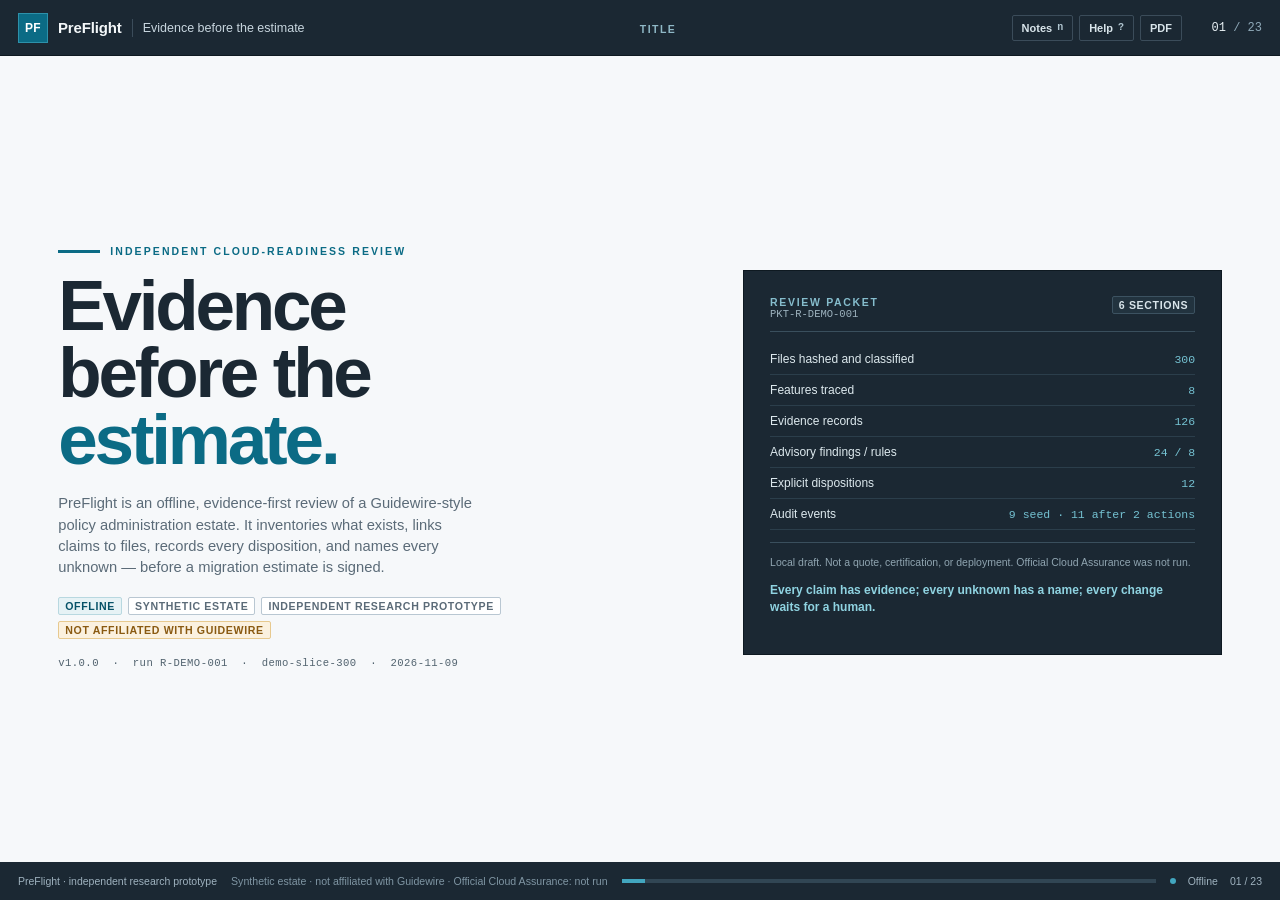
<file: docs/presentation/index.html>
<!doctype html>
<html lang="en">
<head>
<meta charset="utf-8">
<meta name="viewport" content="width=device-width, initial-scale=1">
<meta name="color-scheme" content="light">
<link rel="icon" href="data:image/svg+xml,%3Csvg xmlns='http://www.w3.org/2000/svg' viewBox='0 0 32 32'%3E%3Crect width='32' height='32' fill='%230B6B85'/%3E%3Ctext x='16' y='22' font-family='Arial' font-size='14' font-weight='700' fill='white' text-anchor='middle'%3EPF%3C/text%3E%3C/svg%3E">
<title>PreFlight — Evidence before the estimate</title>
<style>
  :root {
    --ink: #1B2833;
    --ink-2: #243846;
    --ink-3: #314959;
    --canvas: #F6F8FA;
    --paper: #FFFFFF;
    --teal: #0B6B85;
    --teal-dark: #075268;
    --teal-soft: #E6F2F5;
    --teal-line: #B8D8E0;
    --border: #D5DEE5;
    --border-strong: #B9C7D2;
    --muted: #5B6B78;
    --muted-2: #52636F;
    --amber: #8A5A12;
    --amber-bg: #FBF1DF;
    --amber-line: #E7C98F;
    --danger: #8E2F2F;
    --danger-bg: #FAEDEC;
    --success: #2E6A4E;
    --success-bg: #EAF4EE;
    --violet: #5B4B8A;
    --violet-bg: #F0EDF7;
    --chrome-h: 56px;
    --foot-h: 38px;
    --pad-x: clamp(26px, 4.55vw, 76px);
    --radius: 4px;
    --mono: ui-monospace, SFMono-Regular, Menlo, Consolas, "Liberation Mono", monospace;
    --sans: ui-sans-serif, -apple-system, BlinkMacSystemFont, "Segoe UI", Roboto, "Helvetica Neue", Arial, sans-serif;
  }
  * { box-sizing: border-box; }
  html, body { height: 100%; }
  body {
    margin: 0;
    overflow: hidden;
    background: var(--ink);
    color: var(--ink);
    font-family: var(--sans);
    text-rendering: optimizeLegibility;
    -webkit-font-smoothing: antialiased;
  }
  button { font: inherit; }
  button, a { -webkit-tap-highlight-color: transparent; }
  :focus-visible { outline: 3px solid #E0A83B; outline-offset: 3px; }
  .skip-link {
    position: fixed; z-index: 100; left: 12px; top: -60px;
    background: var(--paper); color: var(--ink); padding: 10px 14px;
    border: 2px solid var(--teal); font-weight: 700; text-decoration: none;
  }
  .skip-link:focus { top: 10px; }
  .visually-hidden {
    position: absolute !important; width: 1px; height: 1px; padding: 0; margin: -1px;
    overflow: hidden; clip: rect(0 0 0 0); white-space: nowrap; border: 0;
  }

  /* Chrome */
  .chrome {
    position: fixed; z-index: 60; inset: 0 0 auto 0; height: var(--chrome-h);
    display: flex; align-items: center; gap: 18px;
    padding: 0 18px; background: var(--ink); color: #F3F7F9;
    border-bottom: 1px solid #0E1921;
  }
  .brand { display: flex; align-items: center; gap: 10px; min-width: 0; }
  .brand-mark {
    width: 30px; height: 30px; display: grid; place-items: center;
    background: var(--teal); color: #fff; font-weight: 800; font-size: 12px;
    letter-spacing: .02em; border: 1px solid #2D91AA; flex: none;
  }
  .brand-name { font-size: 15px; font-weight: 800; letter-spacing: -.01em; white-space: nowrap; }
  .brand-divider { width: 1px; height: 18px; background: #3B4C5A; flex: none; }
  .deck-title { font-size: 12.5px; color: #C8D6DF; white-space: nowrap; overflow: hidden; text-overflow: ellipsis; }
  .chrome-mid { flex: 1; min-width: 0; text-align: center; }
  .section-label {
    font-size: 10.5px; letter-spacing: .14em; text-transform: uppercase;
    color: #8FB8C6; font-weight: 800; white-space: nowrap;
  }
  .chrome-actions { display: flex; align-items: center; gap: 6px; flex: none; }
  .chrome-btn {
    background: transparent; color: #D8E4EA; border: 1px solid #3B4C5A;
    padding: 6px 9px; font-size: 11px; font-weight: 700; cursor: pointer;
    display: inline-flex; align-items: center; gap: 5px; border-radius: 2px;
  }
  .chrome-btn:hover { background: #253845; color: #fff; border-color: #5A7484; }
  .chrome-btn[aria-pressed="true"] { background: var(--teal); border-color: #2D91AA; color: #fff; }
  .chrome-btn kbd { font-family: var(--mono); font-size: 10px; color: #AFC4CF; }
  .chrome-btn[aria-pressed="true"] kbd { color: #D8F0F6; }
  .counter { font-family: var(--mono); font-size: 12px; color: #EAF2F6; min-width: 74px; text-align: right; }
  .counter span { color: #8FA9B8; }

  /* Deck */
  .deck { position: fixed; inset: var(--chrome-h) 0 var(--foot-h) 0; background: var(--canvas); overflow: hidden; }
  .slide {
    position: absolute; inset: 0; background: var(--canvas);
    display: none; overflow: hidden;
  }
  .slide.is-active { display: block; }
  .slide.is-active .slide-body { animation: slide-enter .34s cubic-bezier(.2, .7, .3, 1) both; }
  @keyframes slide-enter {
    from { opacity: 0; transform: translateY(8px); }
    to { opacity: 1; transform: translateY(0); }
  }
  .slide-body {
    width: 100%; max-width: 1640px; height: 100%; margin: 0 auto;
    padding: clamp(18px, 2.3vh, 30px) var(--pad-x) clamp(12px, 1.6vh, 20px);
    display: flex; flex-direction: column;
  }
  .slide-head { display: flex; align-items: flex-end; justify-content: space-between; gap: 24px; margin-bottom: clamp(10px, 1.5vh, 18px); }
  .slide-head-main { min-width: 0; }
  .kicker {
    font-size: clamp(10px, .6vw, 11.5px); letter-spacing: .17em; text-transform: uppercase;
    color: var(--teal); font-weight: 800; margin: 0 0 5px;
  }
  h1, h2, h3, p { margin-top: 0; }
  h2 {
    font-size: clamp(1.65rem, 2.62vw, 3.1rem); line-height: 1.06; letter-spacing: -.028em;
    margin: 0 0 6px; max-width: 34ch; font-weight: 800;
  }
  .slide-lede {
    margin: 0; color: var(--muted); line-height: 1.42;
    font-size: clamp(.88rem, .96vw, 1.02rem); max-width: 88ch;
  }
  .head-badge {
    flex: none; align-self: flex-start; border: 1px solid var(--border-strong);
    background: var(--paper); color: var(--muted); font-size: 10.5px;
    font-weight: 800; letter-spacing: .08em; text-transform: uppercase; padding: 6px 9px;
  }
  .head-badge.attention { border-color: var(--amber-line); background: var(--amber-bg); color: var(--amber); }

  .foot {
    position: fixed; z-index: 60; inset: auto 0 0 0; height: var(--foot-h);
    display: flex; align-items: center; gap: 14px; padding: 0 18px;
    background: var(--ink); color: #9FB2BF; font-size: 10.5px;
  }
  .foot-brand { white-space: nowrap; }
  .foot-note { color: #7F95A3; white-space: nowrap; overflow: hidden; text-overflow: ellipsis; }
  .foot-mid { flex: 1; display: flex; align-items: center; gap: 10px; min-width: 40px; }
  .progress-track { height: 4px; flex: 1; background: #314654; overflow: hidden; }
  .progress-bar { height: 100%; width: 4.35%; background: #42A6BF; transition: width .22s ease; }
  .foot-right { white-space: nowrap; display: flex; gap: 12px; align-items: center; }
  .foot-dot { width: 6px; height: 6px; background: #42A6BF; border-radius: 50%; display: inline-block; }

  /* Shared pieces */
  .panel {
    background: var(--paper); border: 1px solid var(--border);
    border-radius: var(--radius); padding: clamp(14px, 1.5vw, 22px); min-width: 0;
  }
  .panel.tint { background: #EEF4F6; border-color: #C9D9DF; }
  .panel.ink { background: var(--ink); border-color: var(--ink); color: #F2F6F8; }
  .panel h3 { font-size: clamp(.96rem, 1.06vw, 1.15rem); line-height: 1.22; margin: 0 0 8px; letter-spacing: -.01em; }
  .panel p { line-height: 1.42; }
  .panel p:last-child { margin-bottom: 0; }
  .eyebrow {
    font-size: 10.5px; letter-spacing: .14em; text-transform: uppercase; font-weight: 800;
    color: var(--teal); margin-bottom: 6px;
  }
  .panel.ink .eyebrow { color: #7BC4D6; }
  .muted { color: var(--muted); }
  .small { font-size: clamp(.74rem, .78vw, .82rem); line-height: 1.38; }
  .tiny { font-size: clamp(.68rem, .7vw, .74rem); line-height: 1.35; color: var(--muted); }
  .mono { font-family: var(--mono); }
  .nowrap { white-space: nowrap; }
  .accent { color: var(--teal); }
  .warn { color: var(--amber); }
  .danger { color: var(--danger); }
  .success { color: var(--success); }
  .rule { height: 1px; background: var(--border); margin: 12px 0; }
  .tag {
    display: inline-flex; align-items: center; gap: 5px; padding: 2px 6px;
    border: 1px solid var(--border-strong); border-radius: 2px;
    font-size: 10.5px; font-weight: 800; letter-spacing: .06em; text-transform: uppercase;
    color: var(--muted); background: var(--paper); white-space: nowrap;
  }
  .tag.teal { border-color: var(--teal-line); background: var(--teal-soft); color: var(--teal-dark); }
  .tag.amber { border-color: var(--amber-line); background: var(--amber-bg); color: var(--amber); }
  .tag.danger { border-color: #E4B7B5; background: var(--danger-bg); color: var(--danger); }
  .tag.success { border-color: #B8D8C6; background: var(--success-bg); color: var(--success); }
  .tag.violet { border-color: #CFC5E6; background: var(--violet-bg); color: var(--violet); }
  .tag.ink { border-color: #3C5261; background: #22333F; color: #D9E5EB; }
  .source { font-size: clamp(.68rem, .72vw, .76rem); color: var(--muted-2); line-height: 1.35; }
  .source b { color: var(--muted); font-weight: 700; }
  .stat-strip { display: flex; flex-wrap: wrap; border: 1px solid var(--border); background: var(--paper); }
  .stat {
    flex: 1 1 0; min-width: 92px; padding: 9px 12px; border-right: 1px solid var(--border);
  }
  .stat:last-child { border-right: 0; }
  .stat-value { display: block; font-size: clamp(1.15rem, 1.45vw, 1.55rem); line-height: 1; font-weight: 800; letter-spacing: -.02em; }
  .stat-label { display: block; margin-top: 4px; font-size: 10.5px; letter-spacing: .08em; text-transform: uppercase; color: var(--muted); font-weight: 700; line-height: 1.25; }
  .stat.signal .stat-value { color: var(--danger); }
  .stat.good .stat-value { color: var(--teal); }
  .cols { display: grid; gap: clamp(12px, 1.5vw, 22px); min-height: 0; }
  .cols-2 { grid-template-columns: minmax(0, 1.05fr) minmax(0, .95fr); }
  .cols-2.wide-left { grid-template-columns: minmax(0, 1.55fr) minmax(0, .85fr); }
  .eval-cols { grid-template-columns: 1.35fr .65fr; }
  .risk-cols { grid-template-columns: 1.15fr .85fr; }
  .cols-3 { grid-template-columns: repeat(3, minmax(0, 1fr)); }
  .stack { display: flex; flex-direction: column; gap: clamp(8px, 1.1vh, 12px); min-height: 0; }
  .grow { flex: 1; min-height: 0; }
  .bullets { margin: 0; padding-left: 17px; }
  .bullets li { margin: 0 0 7px; line-height: 1.38; font-size: clamp(.8rem, .86vw, .93rem); }
  .bullets li:last-child { margin-bottom: 0; }
  .bullets.tight li { margin-bottom: 4px; }

  /* Numbered callouts */
  .callout-list { display: flex; flex-direction: column; gap: clamp(7px, 1vh, 11px); }
  .callout { display: grid; grid-template-columns: 24px minmax(0, 1fr); gap: 9px; align-items: start; }
  .callout-num {
    width: 24px; height: 24px; display: grid; place-items: center; border-radius: 50%;
    background: var(--teal); color: #fff; font-weight: 800; font-size: 11px;
    border: 2px solid #fff; box-shadow: 0 0 0 1px var(--teal-line);
  }
  .callout-body { font-size: clamp(.75rem, .8vw, .87rem); line-height: 1.36; }
  .callout-body b { font-weight: 800; }
  .shot {
    position: relative; background: var(--paper); border: 1px solid var(--border-strong);
    line-height: 0; overflow: hidden;
  }
  .shot img { display: block; width: 100%; height: auto; }
  .shot figcaption {
    line-height: 1.35; padding: 7px 10px; border-top: 1px solid var(--border);
    color: var(--muted); background: #FBFCFD;
    font-size: clamp(.62rem, .67vw, .71rem);
  }
  .marker {
    position: absolute; z-index: 3; width: clamp(18px, 1.3vw, 22px); height: clamp(18px, 1.3vw, 22px);
    display: grid; place-items: center; border-radius: 50%;
    background: var(--teal); color: #fff; font-size: clamp(9px, .66vw, 11px); font-weight: 800;
    border: 2px solid #fff; box-shadow: 0 0 0 1px rgba(11,107,133,.5), 0 1px 3px rgba(0,0,0,.18);
    line-height: 1;
  }
  .marker.middle { transform: translateY(-50%); }
  .marker.amber { background: var(--amber); }
  .marker.danger { background: var(--danger); }
  .marker.ink { background: var(--ink); }

  /* Title */
  .slide--title .slide-body { justify-content: center; }
  .title-grid { display: grid; grid-template-columns: minmax(0, 1.14fr) minmax(0, .86fr); gap: clamp(22px, 4vw, 62px); align-items: center; flex: 1; }
  .title-kicker { display: flex; align-items: center; gap: 10px; margin-bottom: 16px; }
  .title-kicker .line { width: 42px; height: 3px; background: var(--teal); }
  .title-kicker span { font-size: clamp(10.5px, .68vw, 12px); letter-spacing: .2em; text-transform: uppercase; font-weight: 800; color: var(--teal); }
  .title-display {
    font-size: clamp(2.75rem, 5.55vw, 6.2rem); line-height: .94; letter-spacing: -.045em;
    margin: 0 0 20px; font-weight: 800; max-width: 12ch;
  }
  .title-sub { font-size: clamp(.92rem, 1.08vw, 1.15rem); line-height: 1.45; color: var(--muted); max-width: 52ch; margin-bottom: 18px; }
  .title-badges { display: flex; flex-wrap: wrap; gap: 6px; margin-bottom: 18px; }
  .title-meta { font-size: 11px; color: var(--muted-2); letter-spacing: .04em; }
  .title-panel { background: var(--ink); color: #EDF4F7; padding: clamp(18px, 2vw, 30px); border: 1px solid #0E1921; }
  .packet-head { display: flex; justify-content: space-between; align-items: flex-start; gap: 12px; border-bottom: 1px solid #3A4F5D; padding-bottom: 11px; margin-bottom: 12px; }
  .packet-title { font-size: 10.5px; letter-spacing: .16em; text-transform: uppercase; color: #86BDCD; font-weight: 800; }
  .packet-id { font-family: var(--mono); font-size: 10.5px; color: #9DB2BE; }
  .packet-row { display: grid; grid-template-columns: 1fr auto; gap: 12px; padding: 8px 0; border-bottom: 1px solid #2B3E4B; align-items: baseline; }
  .packet-row:last-of-type { border-bottom: 0; }
  .packet-k { font-size: 12px; color: #DDE9EE; }
  .packet-v { font-family: var(--mono); font-size: 11.5px; color: #75C2D2; white-space: nowrap; }
  .packet-note { font-size: 10.5px; line-height: 1.45; color: #90A5B1; border-top: 1px solid #3A4F5D; padding-top: 12px; margin-top: 12px; }
  .packet-quote { font-size: 12px; line-height: 1.4; color: #EAF3F6; margin-top: 12px; }
  .packet-quote b { color: #8FD3E1; }

  /* Slide 2 */
  .question-grid { display: grid; grid-template-columns: 1fr 1fr; gap: 9px; }
  .qcard { background: var(--paper); border: 1px solid var(--border); border-top: 3px solid var(--teal); padding: 13px 14px; }
  .qcard .qnum { font-size: 1.5rem; line-height: 1; font-weight: 800; color: var(--teal); margin-bottom: 7px; }
  .qcard h3 { font-size: clamp(.88rem, .95vw, 1.02rem); margin-bottom: 4px; }
  .qcard p { font-size: clamp(.72rem, .76vw, .81rem); margin: 0; color: var(--muted); line-height: 1.35; }
  .pain-list { display: flex; flex-direction: column; gap: 8px; }
  .pain { display: grid; grid-template-columns: 94px minmax(0, 1fr); gap: 11px; align-items: start; background: var(--paper); border: 1px solid var(--border); padding: 10px 12px; }
  .pain-tag { font-size: 9.5px; line-height: 1.2; font-weight: 800; letter-spacing: .08em; text-transform: uppercase; color: var(--teal-dark); padding-top: 2px; }
  .pain h3 { font-size: clamp(.83rem, .9vw, .96rem); margin: 0 0 3px; }
  .pain p { font-size: clamp(.73rem, .77vw, .82rem); line-height: 1.34; color: var(--muted); margin: 0 0 4px; }
  .quote-bar { border-left: 3px solid var(--teal); padding: 7px 0 7px 13px; margin: 0 0 12px; color: var(--ink-2); font-size: clamp(.8rem, .9vw, .96rem); line-height: 1.4; }
  .quote-bar b { color: var(--teal-dark); }

  /* Slide 3 */
  .slide--gap h2 { max-width: 54ch; font-size: clamp(1.45rem, 2.3vw, 2.7rem); }
  .ack-line { display: flex; flex-wrap: wrap; gap: 4px; margin-top: 7px; }
  .fixture-note { margin: 6px 0 0; font-size: 11px; line-height: 1.35; color: var(--muted); }
  .guards-shot { border: 1px solid var(--border-strong); background: var(--paper); position: relative; margin-top: 8px; }
  .guards-shot img { display: block; width: 100%; height: auto; }
  .guards-shot .cap { padding: 5px 8px; border-top: 1px solid var(--border); font-size: 11px; line-height: 1.3; color: var(--muted); }
  .m12-list { display: grid; grid-template-columns: 48px minmax(0, 1fr); gap: 3px 6px; margin: 0; font-size: 11px; line-height: 1.35; }
  .m12-list dt { color: var(--muted); font-weight: 700; }
  .m12-list dd { margin: 0; overflow-wrap: anywhere; }
  .m12-list code { font-size: 11px; }
  .matrix-wrap { min-width: 0; }
  .matrix { width: 100%; border-collapse: collapse; background: var(--paper); border: 1px solid var(--border); }
  .matrix th, .matrix td { text-align: left; padding: 4px 8px; border-bottom: 1px solid var(--border); vertical-align: middle; }
  .matrix th { font-size: 9px; letter-spacing: .07em; text-transform: uppercase; color: var(--muted); font-weight: 800; background: #EEF3F5; line-height: 1.2; }
  .matrix th:not(:first-child), .matrix td:not(:first-child) { text-align: center; width: 9.4%; }
  .matrix td { font-size: clamp(.68rem, .73vw, .78rem); line-height: 1.3; }
  .matrix tr:last-child td { border-bottom: 0; }
  .matrix .tool-name { font-weight: 800; display: block; }
  .matrix .tool-sub { color: var(--muted); font-size: 10.6px; display: block; margin-top: 1px; }
  .matrix tr.preflight td { background: #EAF4F6; border-top: 2px solid var(--teal); }
  .matrix tr.preflight .tool-name { color: var(--teal-dark); }
  .dot { display: inline-block; width: 9px; height: 9px; border-radius: 50%; background: var(--teal); }
  .dot.half { background: #9FBCC6; }
  .dot.none { background: #DCE5EA; border: 1px solid #C3D0D8; }
  .dot-label { display: block; font-size: 8px; color: var(--muted-2); margin-top: 1px; }
  .gap-call { display: grid; grid-template-columns: minmax(0, 1.2fr) minmax(0, .8fr); gap: 14px; margin-top: 12px; }
  .gap-call .panel { border-left: 3px solid var(--teal); }
  .not-list { display: flex; flex-wrap: wrap; gap: 5px; margin-top: 7px; }
  .bottom-band { display: grid; grid-template-columns: repeat(3, minmax(0, 1fr)); gap: 7px; margin-top: 10px; }
  .bottom-band.four { grid-template-columns: repeat(4, minmax(0, 1fr)); }
  .bottom-card { background: var(--paper); border: 1px solid var(--border); border-top: 2px solid var(--teal); padding: 8px 10px; min-width: 0; }
  .bottom-card b { display: block; font-size: clamp(.72rem, .76vw, .81rem); line-height: 1.2; margin-bottom: 2px; }
  .bottom-card span { display: block; font-size: clamp(.68rem, .7vw, .74rem); color: var(--muted); line-height: 1.3; }
  .bottom-card .num { font-family: var(--mono); color: var(--teal); font-size: 10.5px; font-weight: 700; }
  .stage-grid { display: grid; grid-template-columns: repeat(3, minmax(0, 1fr)); grid-template-rows: repeat(3, minmax(0, 1fr)); gap: 0 16px; margin-top: 8px; flex: 1; min-height: 0; }
  .stage-item { display: grid; grid-template-columns: 82px minmax(0, 1fr); gap: 6px; align-items: center; padding: 5px 0; border-bottom: 1px solid var(--border); font-size: clamp(.66rem, .69vw, .73rem); line-height: 1.25; }
  .stage-item b { font-size: 10.5px; letter-spacing: .04em; text-transform: uppercase; color: var(--teal-dark); }
  .stage-item span { color: var(--muted); }
  .closing-line { margin-top: auto; border-top: 1px solid var(--border); padding-top: 9px; display: flex; flex-wrap: wrap; gap: 6px 14px; align-items: center; font-size: clamp(.7rem, .73vw, .78rem); color: var(--muted); }
  .closing-line b { color: var(--ink); font-weight: 800; }

  /* Slide 4 */
  .pipeline { display: flex; align-items: stretch; gap: 5px; margin: 2px 0 12px; }
  .pipe {
    flex: 1 1 0; min-width: 0; background: var(--paper); border: 1px solid var(--border);
    padding: 9px 8px; position: relative;
  }
  .pipe:nth-child(odd) { border-top: 3px solid var(--teal); }
  .pipe-num { font-family: var(--mono); font-size: 9px; color: var(--muted-2); letter-spacing: .06em; }
  .pipe-name { display: block; font-size: clamp(.68rem, .74vw, .79rem); font-weight: 800; line-height: 1.15; margin: 3px 0 4px; }
  .pipe-desc { display: block; font-size: clamp(.66rem, .68vw, .72rem); color: var(--muted); line-height: 1.28; }
  .arrow { flex: none; width: 10px; display: grid; place-items: center; color: #3E5563; font-size: 15px; font-weight: 800; }
  .invariants { display: grid; grid-template-columns: repeat(5, minmax(0, 1fr)); gap: 7px; }
  .invariant { background: var(--paper); border: 1px solid var(--border); border-top: 2px solid var(--teal); padding: 9px 10px; }
  .invariant b { display: block; font-size: clamp(.68rem, .73vw, .78rem); margin-bottom: 3px; }
  .invariant span { display: block; font-size: clamp(.66rem, .68vw, .72rem); color: var(--muted); line-height: 1.3; }
  .run-strip { display: flex; align-items: center; gap: 10px; background: var(--ink); color: #EAF2F6; padding: 11px 14px; margin-top: 10px; }
  .run-strip .big { font-size: 1.15rem; font-weight: 800; color: #7BC4D6; letter-spacing: -.02em; }
  .run-strip .txt { font-size: clamp(.68rem, .74vw, .8rem); color: #B9CCD6; line-height: 1.35; }
  .run-strip .sep { color: #4B6270; }

  /* Slide 5 */
  .claim-code { background: #13222C; color: #D8E5EB; padding: 12px 13px; font-family: var(--mono); font-size: clamp(.62rem, .68vw, .72rem); line-height: 1.55; overflow: hidden; }
  .claim-code .k { color: #7BC4D6; }
  .claim-code .s { color: #E7C98F; }
  .claim-code .m { color: #A7B7C1; }
  .ladder { display: flex; flex-direction: column; gap: 5px; }
  .rung { display: grid; grid-template-columns: 112px 32px minmax(0, 1fr); gap: 7px; align-items: center; padding: 5px 0; border-bottom: 1px solid var(--border); }
  .rung:last-child { border-bottom: 0; }
  .rung .lab { font-weight: 800; font-size: clamp(.66rem, .71vw, .76rem); }
  .rung .cnt { font-family: var(--mono); font-size: 11px; color: var(--muted); text-align: right; }
  .rung .desc { font-size: clamp(.68rem, .7vw, .74rem); color: var(--muted); line-height: 1.28; }
  .field-list { display: grid; grid-template-columns: 92px minmax(0, 1fr); gap: 4px 8px; font-size: clamp(.7rem, .74vw, .79rem); line-height: 1.32; }
  .field-list dt { color: var(--muted); font-weight: 700; }
  .field-list dd { margin: 0; }
  .chain { display: flex; align-items: center; gap: 4px; flex-wrap: wrap; margin-top: 5px; }
  .chain-node { font-family: var(--mono); font-size: 10px; border: 1px solid var(--border-strong); background: #F7F9FB; padding: 4px 5px; color: var(--ink-2); white-space: nowrap; }
  .chain-arrow { color: #3E5563; font-weight: 800; font-size: 11px; }

  /* Demo slides */
  .demo-grid { display: grid; grid-template-columns: minmax(0, 1.52fr) minmax(0, .88fr); gap: clamp(12px, 1.5vw, 20px); align-items: start; min-height: 0; }
  /* Slide 9 carries the complete detail panel; give the evidence column room. */
  .slide--findings .demo-grid { grid-template-columns: minmax(0, 1.32fr) minmax(0, 1.08fr); }
  .demo-side { display: flex; flex-direction: column; gap: 10px; min-width: 0; }
  .demo-side .panel { padding: 12px 14px; }
  .demo-side h3 { font-size: clamp(.86rem, .94vw, 1.01rem); }
  .demo-side p, .demo-side .callout-body { font-size: clamp(.72rem, .76vw, .81rem); }
  .demo-stats { display: grid; grid-template-columns: repeat(4, minmax(0, 1fr)); gap: 5px; }
  .demo-stat { background: var(--paper); border: 1px solid var(--border); padding: 7px 8px; }
  .demo-stat b { display: block; font-size: clamp(1rem, 1.2vw, 1.25rem); line-height: 1; letter-spacing: -.02em; }
  .demo-stat span { display: block; margin-top: 3px; font-size: 10px; line-height: 1.2; text-transform: uppercase; letter-spacing: .06em; color: var(--muted); font-weight: 700; }
  .demo-stat.signal b { color: var(--danger); }
  .evidence-mini { border: 1px solid var(--border-strong); background: var(--paper); }
  .evidence-mini img { display: block; width: 100%; height: auto; }
  .evidence-mini .cap { padding: 5px 8px; border-top: 1px solid var(--border); font-size: 10.5px; color: var(--muted); line-height: 1.3; }
  .mini-table { width: 100%; border-collapse: collapse; font-size: clamp(.62rem, .66vw, .71rem); line-height: 1.28; }
  .mini-table th { text-align: left; color: var(--muted); font-size: 10px; text-transform: uppercase; letter-spacing: .06em; border-bottom: 1px solid var(--border); padding: 4px 4px; }
  .mini-table td { border-bottom: 1px solid var(--border); padding: 5px 4px; vertical-align: top; }
  .mini-table tr:last-child td { border-bottom: 0; }
  .mini-table code { font-family: var(--mono); font-size: 10.5px; }
  #slide-15 .mini-table th, #slide-15 .mini-table td { padding: 3px 6px; }

  /* Assistant */
  .assistant-grid { display: grid; grid-template-columns: 1fr 1fr; gap: clamp(12px, 1.5vw, 20px); min-height: 0; }
  .assistant-card { background: var(--paper); border: 1px solid var(--border); padding: 10px; min-width: 0; }
  .assistant-card .shot { border-color: var(--border); }
  .assistant-card h3 { display: flex; align-items: center; gap: 7px; font-size: clamp(.85rem, .92vw, 1rem); margin: 0 0 7px; }
  .assistant-card .shot img { width: 100%; height: auto; max-height: min(34vh, 310px); object-fit: contain; object-position: top center; }
  .assistant-strip { margin-top: 10px; display: none; grid-template-columns: 1fr 1fr 1fr; gap: 8px; }
  @media (min-height: 850px) { .assistant-strip { display: grid; } }
  .assistant-strip .panel { padding: 9px 11px; }
  .assistant-strip b { display: block; font-size: clamp(.7rem, .75vw, .8rem); margin-bottom: 2px; }
  .assistant-strip span { display: block; font-size: clamp(.68rem, .7vw, .74rem); color: var(--muted); line-height: 1.3; }

  /* Evaluation */
  .eval-top { display: grid; grid-template-columns: 1.2fr .8fr; gap: 14px; margin-bottom: 8px; }
  .eval-metric-block { min-width: 0; }
  .eval-stats { display: grid; grid-template-columns: repeat(3, minmax(0, 1fr)); border: 1px solid var(--border); background: var(--paper); }
  .eval-stat { padding: 7px 9px; border-right: 1px solid var(--border); border-bottom: 1px solid var(--border); }
  .eval-stat:nth-child(3n) { border-right: 0; }
  .eval-stat:nth-child(n+4) { border-bottom: 0; }
  .eval-stat b { display: block; font-size: clamp(1rem, 1.2vw, 1.3rem); line-height: 1; }
  .eval-stat span { display: block; margin-top: 3px; font-size: 10px; line-height: 1.2; text-transform: uppercase; letter-spacing: .05em; color: var(--muted); font-weight: 700; }
  .guard-line { margin: 5px 0 0; font-size: 11px; line-height: 1.3; color: var(--muted); }
  .guard-line b { color: var(--ink); }
  .chart-panel { padding: 10px 12px 8px; }
  .chart-panel h3 { margin-bottom: 2px; }
  .chart-panel .chart-sub { font-size: 10.5px; color: var(--muted); margin-bottom: 4px; }
  .chart-svg { display: block; width: 100%; height: clamp(190px, 26vh, 300px); }
  .mobile-ci { display: none; }
  .mobile-ci-row { display: grid; grid-template-columns: 84px minmax(0, 1fr) 72px; gap: 7px; align-items: center; margin: 6px 0; font-size: 10.5px; }
  .mobile-ci-track { position: relative; height: 11px; background: #E5ECF0; border: 1px solid #D0DBE2; }
  .mobile-ci-range { position: absolute; top: 0; bottom: 0; background: #9BC6D1; }
  .mobile-ci-dot { position: absolute; right: 0; top: 50%; width: 7px; height: 7px; background: var(--teal); border-radius: 50%; transform: translate(50%, -50%); }
  .mobile-ci-value { text-align: right; font-family: var(--mono); font-size: 10.5px; color: var(--muted); }
  .caveat-list { display: flex; flex-direction: column; gap: 7px; }
  .caveat { display: grid; grid-template-columns: 18px minmax(0, 1fr); gap: 6px; align-items: start; }
  .caveat .mark { width: 16px; height: 16px; border-radius: 50%; display: grid; place-items: center; font-size: 10.5px; font-weight: 800; border: 1px solid var(--amber-line); background: var(--amber-bg); color: var(--amber); }
  .caveat .mark.no { border-color: #E4B7B5; background: var(--danger-bg); color: var(--danger); }
  .caveat p { margin: 0; font-size: clamp(.7rem, .74vw, .79rem); line-height: 1.32; color: var(--ink-2); }
  .caveat p b { font-weight: 800; }
  .holdout { border-left: 3px solid var(--teal); }
  .eval-right { display: flex; flex-direction: column; }
  .eval-bottom { margin-top: auto; border-top: 1px solid var(--border); padding-top: 8px; }

  /* Packet */
  .packet-grid { display: grid; grid-template-columns: minmax(0, 1.55fr) minmax(0, .85fr); gap: 14px; min-height: 0; }
  .section-list { display: grid; grid-template-columns: 1fr 1fr; gap: 5px; }
  .section-item { border: 1px solid var(--border); background: var(--paper); padding: 6px 7px; }
  .section-item b { display: block; font-family: var(--mono); font-size: 10.5px; color: var(--teal); }
  .section-item span { display: block; font-size: clamp(.62rem, .66vw, .71rem); line-height: 1.25; margin-top: 2px; }
  .hash-block { background: #13222C; color: #DCE8EE; padding: 10px 11px; font-family: var(--mono); font-size: clamp(.58rem, .62vw, .67rem); line-height: 1.55; overflow-wrap: anywhere; }
  .hash-block .hk { color: #7BC4D6; }
  .hash-block .hv { color: #E7C98F; }
  .hash-block .muted { color: #AFC4CF; }
  .cmd { background: #13222C; color: #DCE8EE; padding: 7px 9px; font-family: var(--mono); font-size: clamp(.61rem, .65vw, .7rem); line-height: 1.4; margin-top: 7px; }
  .cmd .prompt { color: #7BC4D6; }

  /* Rigor */
  .rigor-top { display: flex; gap: 6px; margin-bottom: 9px; flex-wrap: wrap; }
  .rigor-badge { background: var(--paper); border: 1px solid var(--border); padding: 6px 9px; font-size: 10.5px; color: var(--muted); font-weight: 700; }
  .rigor-badge b { color: var(--ink); font-size: 12px; }
  .fix-table { width: 100%; border-collapse: collapse; background: var(--paper); border: 1px solid var(--border); }
  .fix-table th { text-align: left; padding: 6px 8px; background: #EEF3F5; color: var(--muted); font-size: 10px; text-transform: uppercase; letter-spacing: .07em; border-bottom: 1px solid var(--border); }
  .fix-table td { padding: 5px 8px; border-bottom: 1px solid var(--border); font-size: clamp(.68rem, .7vw, .74rem); line-height: 1.28; vertical-align: top; }
  .fix-table tr:last-child td { border-bottom: 0; }
  .fix-table td:first-child { font-weight: 700; }
  .fix-table .before { color: var(--danger); }
  .fix-table .after { color: var(--success); }
  .security-strip { display: flex; flex-wrap: wrap; gap: 4px; margin-top: 8px; }

  /* Novelty */
  .prior-table { width: 100%; border-collapse: collapse; background: var(--paper); border: 1px solid var(--border); }
  .prior-table th { text-align: left; padding: 5px 7px; background: #EEF3F5; color: var(--muted); font-size: 10px; text-transform: uppercase; letter-spacing: .06em; border-bottom: 1px solid var(--border); }
  .prior-table td { padding: 5px 7px; border-bottom: 1px solid var(--border); font-size: clamp(.68rem, .7vw, .74rem); line-height: 1.28; vertical-align: top; }
  .prior-table tr:last-child td { border-bottom: 0; }
  .prior-table td:first-child { font-weight: 700; white-space: nowrap; }
  .score-row { display: grid; grid-template-columns: 120px minmax(0, 1fr) 34px; gap: 8px; align-items: center; margin: 7px 0; }
  .score-label { font-size: clamp(.69rem, .72vw, .77rem); font-weight: 700; line-height: 1.2; }
  .score-track { display:block; height: 9px; background: #E5ECF0; border: 1px solid #D0DBE2; overflow: hidden; }
  .score-fill { display:block; height: 100%; background: var(--teal); }
  .score-fill.mid { background: #4B8A9B; }
  .score-fill.low { background: var(--amber); }
  .score-num { font-family: var(--mono); font-size: 11px; text-align: right; color: var(--muted); }
  .score-note { font-size: 10.5px; color: var(--muted-2); margin-top: 4px; }

  /* Viability */
  .risk-grid { display: grid; grid-template-columns: 1fr 1fr; gap: 5px 12px; }
  .risk { display: grid; grid-template-columns: 14px minmax(0, 1fr); gap: 5px; align-items: start; padding: 4px 0; border-bottom: 1px solid #E1E8ED; }
  .risk:last-child { border-bottom: 0; }
  .risk-dot { width: 8px; height: 8px; border-radius: 50%; margin-top: 5px; background: var(--danger); }
  .risk-dot.m { background: var(--amber); }
  .risk-dot.l { background: #8AA0AC; }
  .risk b { display: block; font-size: clamp(.68rem, .71vw, .76rem); line-height: 1.25; }
  .risk span { display: block; font-size: clamp(.65rem, .68vw, .71rem); color: var(--muted); line-height: 1.25; }
  .wedge { border-left: 4px solid var(--teal); }
  .risk-panel { display: flex; flex-direction: column; }
  .risk-panel > .eval-bottom { margin-top: auto; }
  .roadmap { display: grid; grid-template-columns: repeat(4, minmax(0, 1fr)); gap: 5px; margin-top: 7px; }
  .road { background: var(--paper); border: 1px solid var(--border); padding: 5px 7px; font-size: clamp(.66rem, .68vw, .72rem); line-height: 1.25; }
  .road b { color: var(--teal); font-family: var(--mono); font-size: 9px; display: block; margin-bottom: 1px; }

  /* Close */
  .slide--close { background: var(--ink); color: #F3F7F9; }
  .slide--close .slide-body { justify-content: center; }
  .close-kicker { color: #7BC4D6; }
  .close-quote {
    font-size: clamp(2.2rem, 3.8vw, 4.4rem); line-height: 1.04; letter-spacing: -.04em;
    font-weight: 800; max-width: none; margin: 0 0 18px;
  }
  .close-quote .accent { color: #7BC4D6; }
  .close-sub { font-size: clamp(.9rem, 1vw, 1.05rem); color: #B7C9D3; max-width: 62ch; line-height: 1.45; margin-bottom: 18px; }
  .ask-grid { display: grid; grid-template-columns: repeat(3, 1fr); gap: 8px; margin-bottom: 16px; }
  .ask { border: 1px solid #3A4F5D; padding: 12px; background: #223440; }
  .ask b { display: block; font-size: clamp(.76rem, .82vw, .9rem); margin-bottom: 4px; color: #F3F7F9; }
  .ask span { display: block; font-size: clamp(.68rem, .72vw, .78rem); color: #AFC2CD; line-height: 1.35; }
  .contact-line { display: flex; flex-wrap: wrap; gap: 8px 18px; font-size: clamp(.7rem, .74vw, .8rem); color: #9FB4C0; margin-bottom: 12px; }
  .pilot-ask { font-size: clamp(.8rem, .88vw, .96rem); color: #E7F0F4; margin: 0 0 10px; }
  .pilot-ask b { color: #8FD3E1; }
  .contact-line b { color: #DCE8EE; font-weight: 700; }
  .disclaimer { font-size: 10.5px; line-height: 1.45; color: #7D94A2; border-top: 1px solid #3A4F5D; padding-top: 10px; max-width: 125ch; }

  /* Agent handoff chain: the five-agent feature pass (slides 13-16) */
  .agent-loop { display: flex; align-items: stretch; gap: 0; margin: 2px 0 0; min-width: 0; }
  .agent-node {
    flex: 1 1 0; min-width: 0; background: var(--paper); border: 1px solid var(--border);
    border-top: 3px solid var(--teal); padding: 10px 10px 11px;
  }
  .agent-step { font-family: var(--mono); font-size: 10.5px; letter-spacing: .08em; color: var(--muted-2); font-weight: 700; }
  .agent-node h3 { font-size: clamp(.92rem, 1.02vw, 1.1rem); line-height: 1.1; margin: 2px 0 3px; letter-spacing: -.01em; }
  .agent-handoff { font-size: max(10.5px, .66vw); line-height: 1.25; color: var(--teal-dark); font-weight: 800; margin: 0 0 5px; text-transform: uppercase; letter-spacing: .04em; }
  .agent-facts { font-size: max(11px, .67vw); line-height: 1.32; color: var(--muted); margin: 0; }
  .agent-arrow { flex: none; width: 20px; display: grid; place-items: center; color: var(--teal); font-size: 15px; font-weight: 800; }
  .code-lab-grid {
    display: grid; grid-template-columns: minmax(0, 1.05fr) minmax(0, 1.05fr) minmax(0, .9fr);
    gap: clamp(10px, 1.2vw, 16px); align-items: start; min-height: 0;
  }
  .code-col { min-width: 0; }
  .code-col .claim-code { tab-size: 2; }
  .code-side { display: flex; flex-direction: column; gap: 10px; min-width: 0; }
  .slide.is-active .agent-node { animation: agent-pulse 3s ease-in-out 2; }
  .slide.is-active .agent-node:nth-of-type(2) { animation-delay: .18s; }
  .slide.is-active .agent-node:nth-of-type(3) { animation-delay: .36s; }
  .slide.is-active .agent-node:nth-of-type(4) { animation-delay: .54s; }
  .slide.is-active .agent-node:nth-of-type(5) { animation-delay: .72s; }
  @keyframes agent-pulse {
    0%, 100% { box-shadow: 0 0 0 0 rgba(11, 107, 133, 0); }
    45% { box-shadow: 0 0 0 4px rgba(11, 107, 133, .10); }
  }
  .agent-compare {
    display: flex; flex-wrap: wrap; gap: 3px 18px; align-items: baseline;
    margin: 0 0 10px; padding: 8px 11px; background: var(--paper);
    border: 1px solid var(--border); border-left: 3px solid var(--teal);
    font-size: clamp(.78rem, .82vw, .88rem); line-height: 1.38;
  }
  .agent-compare b { color: var(--teal-dark); }
  .agent-compare .same { color: var(--muted); }
  .state-chip {
    display: inline-flex; align-items: center; gap: 5px; padding: 2px 7px;
    border: 1px solid var(--amber-line); background: var(--amber-bg); color: var(--amber);
    font-size: 10.5px; font-weight: 800; letter-spacing: .05em; text-transform: uppercase;
    white-space: nowrap;
  }
  .state-chip.seed { border-color: var(--teal-line); background: var(--teal-soft); color: var(--teal-dark); }
  .glossary {
    display: grid; grid-template-columns: repeat(5, minmax(0, 1fr));
    gap: 6px; margin-top: 7px;
  }
  .glossary.four { grid-template-columns: repeat(4, minmax(0, 1fr)); }
  .gloss {
    background: var(--paper); border: 1px solid var(--border); padding: 7px 8px;
    font-size: max(10.5px, .66vw); line-height: 1.3; color: var(--ink-2);
  }
  .gloss b {
    display: block; color: var(--teal-dark); font-size: 10.5px;
    letter-spacing: .06em; text-transform: uppercase; margin-bottom: 2px;
  }
  .exposure-note {
    display: flex; flex-wrap: wrap; gap: 2px 14px; align-items: baseline;
    margin: 7px 0 0; padding: 7px 10px; background: var(--amber-bg);
    border: 1px solid var(--amber-line); font-size: max(10.5px, .68vw); line-height: 1.35;
  }
  .exposure-note b { color: var(--amber); }
  .resume-table td { vertical-align: top; }

  /* Seal cards: Scribe's four seals (slide 16) */
  .seal-grid { display: grid; grid-template-columns: 1fr 1fr; gap: 7px; }
  .seal-card { background: var(--paper); border: 1px solid var(--border); border-top: 2px solid var(--teal); padding: 8px 9px; min-width: 0; }
  .seal-label { display: block; font-size: 10.5px; letter-spacing: .08em; text-transform: uppercase; color: var(--muted); font-weight: 800; }
  .seal-hash { display: block; font-family: var(--mono); font-size: clamp(.66rem, .7vw, .76rem); color: var(--teal-dark); margin: 3px 0 2px; overflow-wrap: anywhere; }
  .seal-art { display: block; font-size: max(11px, .67vw); line-height: 1.25; color: var(--muted); }

  /* Notes and help */
  .notes-panel {
    position: fixed; z-index: 80; top: var(--chrome-h); right: 0; bottom: var(--foot-h);
    width: min(400px, 92vw); background: #14232D; color: #E7F0F4;
    border-left: 1px solid #3A4F5D; transform: translateX(101%);
    transition: transform .2s ease; display: flex; flex-direction: column;
    visibility: hidden; pointer-events: none;
  }
  .notes-panel.open { transform: translateX(0); visibility: visible; pointer-events: auto; }
  .notes-head { padding: 12px 15px; border-bottom: 1px solid #3A4F5D; display: flex; justify-content: space-between; align-items: center; gap: 10px; }
  .notes-head h2 { font-size: 13px; margin: 0; letter-spacing: .08em; text-transform: uppercase; color: #8FD3E1; }
  .notes-close { background: transparent; border: 1px solid #4B6270; color: #DCE8EE; width: 28px; height: 28px; cursor: pointer; }
  .notes-body { padding: 15px; overflow-y: auto; font-size: 13px; line-height: 1.5; color: #C9D9E1; }
  .notes-body p { margin: 0 0 10px; }
  .notes-body strong { color: #FFFFFF; }
  .notes-body code { font-family: var(--mono); font-size: 11.5px; color: #F0D7A6; }
  .notes-body ul { margin: 0 0 10px; padding-left: 17px; }
  .notes-body li { margin-bottom: 5px; }

  .help-backdrop {
    position: fixed; z-index: 90; inset: 0; background: rgba(12, 22, 29, .72);
    display: none; align-items: center; justify-content: center; padding: 18px;
  }
  .help-backdrop.open { display: flex; }
  .help {
    width: min(620px, 96vw); background: var(--paper); color: var(--ink);
    border: 1px solid var(--border-strong); padding: 22px 24px;
    max-height: 90vh; overflow-y: auto;
  }
  .help-head { display: flex; align-items: center; justify-content: space-between; gap: 12px; margin-bottom: 12px; }
  .help h2 { font-size: 22px; margin: 0; }
  .help-close { border: 1px solid var(--border-strong); background: var(--paper); width: 32px; height: 32px; cursor: pointer; font-weight: 800; }
  .help table { width: 100%; border-collapse: collapse; font-size: 13px; }
  .help th, .help td { text-align: left; padding: 7px 4px; border-bottom: 1px solid var(--border); }
  .help th { color: var(--muted); font-size: 10px; text-transform: uppercase; letter-spacing: .08em; }
  .help kbd { font-family: var(--mono); font-size: 11px; border: 1px solid var(--border-strong); background: #F3F6F8; padding: 2px 5px; border-radius: 2px; white-space: nowrap; }
  .help-note { font-size: 11.5px; color: var(--muted); line-height: 1.45; margin-top: 12px; }

  /* Mobile */
  @media screen and (max-width: 900px) {
    :root { --chrome-h: 50px; --foot-h: 58px; --pad-x: 18px; }
    html { scroll-padding-top: calc(var(--chrome-h) + 10px); }
    body { overflow: auto; overflow-x: hidden; padding-top: var(--chrome-h); }
    .chrome { gap: 10px; padding: 0 10px; }
    .brand-name { font-size: 13px; }
    .brand-divider, .deck-title, .chrome-mid { display: none; }
    .chrome-btn { padding: 5px 7px; font-size: 10px; }
    .chrome-btn kbd { display: none; }
    .counter { min-width: 58px; font-size: 10.5px; }
    .deck { position: static; overflow: visible; min-height: calc(100vh - var(--chrome-h) - var(--foot-h)); }
    .slide { position: static; display: none; overflow: visible; min-height: calc(100vh - var(--chrome-h) - var(--foot-h)); scroll-margin-top: calc(var(--chrome-h) + 10px); }
    .slide.is-active { display: block; }
    .slide-body { height: auto; min-height: calc(100vh - var(--chrome-h) - var(--foot-h)); padding: 16px 16px calc(var(--foot-h) + 24px); }
    .slide-head { display: block; margin-bottom: 12px; }
    .head-badge { display: inline-block; margin-top: 8px; }
    h2 { font-size: clamp(1.45rem, 7.2vw, 2.1rem); max-width: none; }
    .slide-lede { font-size: .92rem; }
    .cols-2, .cols-2.wide-left, .cols-3, .demo-grid, .slide--findings .demo-grid, .assistant-grid, .packet-grid, .gap-call, .eval-top, .eval-cols, .risk-cols, .title-grid, .code-lab-grid { grid-template-columns: 1fr; }
    .agent-loop { flex-direction: column; }
    .agent-arrow { width: auto; height: 12px; transform: rotate(90deg); }
    .seal-grid { grid-template-columns: 1fr; }
    .slide--title .slide-body { padding-top: 28px; }
    .title-display { font-size: clamp(2.5rem, 13.5vw, 4.2rem); max-width: 10ch; }
    .title-panel { margin-top: 18px; }
    .question-grid { grid-template-columns: 1fr; }
    .pain { grid-template-columns: 1fr; gap: 3px; }
    .pipeline { flex-direction: column; gap: 4px; }
    .arrow { width: auto; height: 10px; transform: rotate(90deg); }
    .invariants, .demo-stats, .assistant-strip, .ask-grid, .roadmap, .section-list { grid-template-columns: 1fr 1fr; }
    .bottom-band, .bottom-band.four { grid-template-columns: 1fr 1fr; }
    .stage-grid { grid-template-columns: 1fr; }
    .run-strip { flex-wrap: wrap; row-gap: 3px; }
    .eval-stats { grid-template-columns: 1fr 1fr; }
    .eval-stat { border-bottom: 1px solid var(--border); }
    .eval-stat:nth-child(3n) { border-right: 1px solid var(--border); }
    .eval-stat:nth-child(2n) { border-right: 0; }
    .eval-stat:nth-child(n+5) { border-bottom: 0; }
    .hash-block, .hash-block .hv { overflow-wrap: anywhere; word-break: break-all; }
    .chart-svg { display: none; }
    .mobile-ci { display: block; }
    .stat { min-width: 45%; }
    .matrix-wrap { overflow-x: auto; -webkit-overflow-scrolling: touch; }
    .matrix-wrap:focus-visible { outline: 3px solid #E0A83B; outline-offset: 2px; }
    .matrix { display: table; min-width: 760px; }
    .matrix th, .matrix td { min-width: 92px; }
    .assistant-strip { grid-template-columns: 1fr; }
    .risk-grid { grid-template-columns: 1fr; }
    .score-row { grid-template-columns: 100px minmax(0, 1fr) 30px; }
    .close-quote { font-size: clamp(2rem, 10.5vw, 3.2rem); }
    .foot-brand { display: none; }
    .foot { flex-wrap: wrap; align-content: center; gap: 1px 10px; padding: 4px 10px; }
    .foot-note { flex: 1 1 100%; font-size: 10px; white-space: normal; overflow: visible; text-overflow: clip; line-height: 1.3; }
    .foot-mid { display: none; }
    .foot-right { font-size: 10px; gap: 8px; }
    .foot-dot { width: 5px; height: 5px; }
    .notes-panel { width: 100vw; top: var(--chrome-h); bottom: var(--foot-h); }
    .help { padding: 18px; }
    .title-meta { font-size: 9.5px; }
    .matrix th, .matrix td { padding: 6px; }
    .shot .marker { width: 22px; height: 22px; font-size: 10px; }
    .m12-shot { overflow-x: auto; }
    .m12-shot .mini-table { table-layout: fixed; }
    .m12-shot .mini-table code { overflow-wrap: anywhere; }
    .qcard .qnum { font-size: 1.2rem; }
    .claim-code { font-size: 10.5px; }
  }
  @media screen and (max-width: 640px) {
    /* Desktop UI captures render at ~3–5px when squeezed to 390; the HTML carries the data. */
    .shot, .evidence-mini { display: none !important; }
    .assistant-card .shot { display: block !important; }
    .resume-table thead { display: none; }
    .resume-table tbody, .resume-table tr, .resume-table td { display: block; width: 100%; }
    .resume-table tr { border-bottom: 1px solid var(--border); padding: 5px 0; }
    .resume-table tr:last-child { border-bottom: 0; }
    .resume-table td { border: 0; padding: 2px 0; display: grid; grid-template-columns: 96px minmax(0, 1fr); gap: 8px; }
    .resume-table td::before {
      content: attr(data-label); font-size: 10.5px; text-transform: uppercase;
      letter-spacing: .05em; color: var(--muted); font-weight: 800; line-height: 1.35;
    }
    .glossary, .glossary.four { grid-template-columns: 1fr 1fr; }
    #slide-15 .mini-table { table-layout: fixed; }
    #slide-15 .mini-table td, #slide-15 .mini-table th { overflow-wrap: anywhere; word-break: break-word; }
  }
  @media screen and (max-width: 380px) {
    .invariants, .demo-stats, .ask-grid, .roadmap, .section-list { grid-template-columns: 1fr; }
    .stat { min-width: 100%; border-right: 0; border-bottom: 1px solid var(--border); }
  }
  @media screen and (min-width: 901px) and (max-height: 800px) { .slide-body { zoom: .96; } }
  @media screen and (min-width: 901px) and (max-height: 900px) { #slide-12 .slide-body { zoom: .96; } #slide-9 .slide-body { zoom: .97; } }
  @media (prefers-reduced-motion: reduce) {
    *, *::before, *::after { animation: none !important; transition: none !important; scroll-behavior: auto !important; }
  }

  /* Projector legibility floor: supporting text never renders below 10px. */
  .tag, .source, .kicker, .stat-label, .dot-label, .pain-tag, .matrix th, .stage-item,
  .stage-item b, .pipe-num, .pipe-desc, .invariant span, .rung .desc, .chain-node,
  .demo-stat span, .evidence-mini .cap, .mini-table, .mini-table th, .mini-table code,
  .assistant-strip span, .eval-stat span, .chart-panel .chart-sub, .mobile-ci-value,
  .section-item b, .section-item span, .cmd, .rigor-badge, .fix-table th, .fix-table td,
  .prior-table th, .prior-table td, .score-note, .road, .road b, .disclaimer,
  .foot-note, .title-meta, .marker, .bottom-card span, .claim-code, .shot figcaption,
  .hash-block, .risk span, .agent-step, .seal-label, .m12-list, .m12-list code,
  .fixture-note, .guards-shot .cap,
  .exposure-note { font-size: max(10.6px, 0.68vw); }

  /* Short projectors: compact spacing first; never hide the argument. */
  @media screen and (max-height: 840px) and (min-width: 901px) {
    .slide-body { padding-top: 12px; padding-bottom: 8px; }
    .slide-head { margin-bottom: 8px; }
    h2 { font-size: clamp(1.5rem, 2.3vw, 2.4rem); }
    .slide-lede { font-size: .82rem; line-height: 1.35; }
    .panel { padding: 10px 12px; }
    .cols, .demo-grid, .assistant-grid, .packet-grid, .gap-call, .eval-top { gap: 10px; }
    .callout-list { gap: 5px; }
    .bottom-band, .bottom-band.four { margin-top: 6px; }
    .chart-svg { height: 210px; }
    .fix-table td, .prior-table td { padding: 4px 6px; }
    .demo-side .panel { padding: 8px 10px; }
    .run-strip { padding: 7px 10px; margin-top: 6px; }
    .stage-grid { margin-top: 4px; }
    .stage-item { padding: 3px 0; }
    .closing-line { padding-top: 5px; }
  }
  @media screen and (max-height: 800px) and (min-width: 901px) {
    .eval-bottom, .eval-margins, .optional-row, .assistant-strip,
    .label-buys, .optional-panel, .packet-verify, .packet-source,
    .shot figcaption, .ack-line, .scope-note { display: none !important; }
    .matrix .tool-sub { display: none; }
    .matrix th, .matrix td { padding-top: 3px; padding-bottom: 3px; }
    .gap-call { margin-top: 4px; }
    .gap-call .panel { padding: 7px 9px; }
    .not-list { display: none !important; }
    .callout-list { gap: 4px; }
    .bottom-band { margin-top: 3px; }
    .bottom-card { padding: 6px 8px; }
    .m12-shot { overflow-x: auto; }
    .m12-shot .mini-table { table-layout: fixed; }
    .m12-shot .mini-table code { overflow-wrap: anywhere; }
    .assistant-card { padding: 7px; }
    .assistant-card h3 { margin-bottom: 4px; }
    .assistant-card .callout { margin-top: 2px !important; }
    .assistant-grid { gap: 8px; }
    .pain-list { gap: 5px; }
    .quote-bar { margin-bottom: 8px; }
    .guards-shot { max-width: 250px !important; }
    .guard-line { margin-top: 3px; }
    .slide--findings .demo-grid { grid-template-columns: minmax(0, 1.15fr) minmax(0, 1.15fr); gap: 8px; }
    #slide-6 .evidence-mini { display: none; }
    #slide-15 .mini-table th, #slide-15 .mini-table td { padding: 3px 4px; }
    #slide-15 .demo-side .panel { padding: 7px 9px; }
    #slide-15 .demo-grid { grid-template-columns: 1fr; }
    #slide-15 .demo-grid > .shot { display: none !important; }
    #slide-15 .demo-grid > .stack { display: grid; grid-template-columns: 1fr 1fr; gap: 10px; align-items: start; }
    #slide-18 .draft-limits { display: none; }
    #slide-18 .claim-code { line-height: 1.3; padding: 5px 8px !important; }
    #slide-18 .code-lab-grid .source { display: none; }
    #slide-18 .glossary .gloss { padding: 5px 6px; }
    .code-side { gap: 7px; }
  }
  @media screen and (min-width: 1600px) {
    .stage-item { grid-template-columns: max-content minmax(0, 1fr); column-gap: 10px; }
    .stage-item b { white-space: nowrap; }
  }
  @media screen and (max-height: 760px) and (min-width: 901px) {
    h2 { font-size: clamp(1.35rem, 2.05vw, 2rem); }
    .slide-lede { font-size: .76rem; }
    .kicker { margin-bottom: 3px; }
    .panel { padding: 8px 10px; }
    .panel h3 { font-size: .9rem; }
    .shot figcaption { padding: 4px 7px; }
    .bottom-band { margin-top: 5px; }
  }

  /* Print: one 16:9 slide per page */
  @page { size: 1600px 900px; margin: 0; }
  @media print {
    html, body { width: 1600px; height: auto; overflow: visible; background: #fff; }
    body { print-color-adjust: exact; -webkit-print-color-adjust: exact; }
    .chrome, .foot, .notes-panel, .help-backdrop, .skip-link, .speaker-note { display: none !important; }
    .deck { position: static; inset: auto; overflow: visible; background: #fff; }
    .slide, .slide[hidden] {
      display: block !important; position: relative !important; inset: auto !important;
      width: 1600px !important; height: 900px !important; min-height: 900px !important;
      overflow: hidden !important; page-break-after: always;
      background: var(--canvas); color: var(--ink);
    }
    .slide:last-child { page-break-after: auto; }
    .slide::after {
      content: "Synthetic estate · not affiliated with Guidewire · Official Cloud Assurance: not run";
      position: absolute; left: 76px; right: 76px; bottom: 3px;
      padding-top: 2px; border-top: 1px solid var(--border);
      font-family: var(--sans); font-size: 10px; line-height: 1.1;
      color: var(--muted); letter-spacing: .01em;
    }
    .slide--close::after { color: #9FB2BF; border-top-color: #3A4F5D; }
    .slide-body, .agent-node { animation: none !important; }
    .glossary { grid-template-columns: repeat(5, minmax(0, 1fr)); }
    .slide-body {
      width: 1600px !important; height: 900px !important; max-width: none; margin: 0;
      padding: 28px 76px 20px; transform: none !important;
    }
    .slide--close { background: var(--ink) !important; color: #F3F7F9 !important; }
    .slide--close .slide-body { padding: 60px 76px; }
    .slide--title .title-display { font-size: 5.1rem; }
    .slide--title .title-grid { gap: 38px; }
    .slide--title .title-panel { padding: 16px 18px; }
    .slide--title .title-sub { margin-bottom: 12px; }
    .slide--title .packet-head { padding-bottom: 7px; margin-bottom: 7px; }
    .slide--title .packet-row { padding: 4px 0; }
    .packet-quote, .packet-note { display: none !important; }
    .chart-svg { height: 178px !important; }
    .chart-panel { padding: 8px 10px 6px; }
    .eval-stats .eval-stat { padding: 4px 7px; }
    .eval-top { margin-bottom: 4px; }
    .caveat-list { gap: 3px; }
    .caveat p { font-size: 10px; line-height: 1.2; }
    .eval-margins .mini-table th, .eval-margins .mini-table td { padding: 2px 5px; }
    .eval-bottom { margin-top: 4px; padding-top: 5px; }
    .eval-bottom .bullets li { font-size: 10px; margin-bottom: 2px; }
    a { color: inherit; text-decoration: none; }
    .marker { display: grid !important; }
  }
</style>
</head>
<body>
<a class="skip-link" href="#main-deck">Skip to the deck</a>

<header class="chrome" aria-label="Presentation controls">
  <div class="brand">
    <span class="brand-mark" aria-hidden="true">PF</span>
    <span class="brand-name">PreFlight</span>
    <span class="brand-divider" aria-hidden="true"></span>
    <span class="deck-title">Evidence before the estimate</span>
  </div>
  <div class="chrome-mid"><span class="section-label" id="section-label">Title</span></div>
  <div class="chrome-actions">
    <button class="chrome-btn" type="button" id="notes-toggle" aria-pressed="false" aria-controls="notes-panel">Notes <kbd>n</kbd></button>
    <button class="chrome-btn" type="button" id="help-open" aria-haspopup="dialog">Help <kbd>?</kbd></button>
    <button class="chrome-btn" type="button" id="print-button" title="Print or save as PDF">PDF</button>
    <span class="counter" id="counter" aria-hidden="true">01 <span>/ 23</span></span>
  </div>
</header>

<main class="deck" id="main-deck">
  <!-- 1 -->
  <section class="slide slide--title is-active" id="slide-1" data-section="Title" data-title="Title" aria-label="Slide 1 of 23: Title">
    <div class="slide-body">
      <div class="title-grid">
        <div>
          <div class="title-kicker"><span class="line" aria-hidden="true"></span><span>Independent cloud-readiness review</span></div>
          <h1 class="title-display">Evidence<br>before the<br><span class="accent">estimate.</span></h1>
          <p class="title-sub">PreFlight is an offline, evidence-first review of a Guidewire-style policy administration estate. It inventories what exists, links claims to files, records every disposition, and names every unknown — before a migration estimate is signed.</p>
          <div class="title-badges">
            <span class="tag teal">Offline</span>
            <span class="tag">Synthetic estate</span>
            <span class="tag">Independent research prototype</span>
            <span class="tag amber">Not affiliated with Guidewire</span>
          </div>
          <p class="title-meta mono">v1.0.0 &nbsp;·&nbsp; run R-DEMO-001 &nbsp;·&nbsp; demo-slice-300 &nbsp;·&nbsp; 2026-11-09</p>
        </div>
        <aside class="title-panel" aria-label="Review packet preview">
          <div class="packet-head">
            <div>
              <div class="packet-title">Review packet</div>
              <div class="packet-id">PKT-R-DEMO-001</div>
            </div>
            <span class="tag ink">6 sections</span>
          </div>
          <div class="packet-row"><span class="packet-k">Files hashed and classified</span><span class="packet-v">300</span></div>
          <div class="packet-row"><span class="packet-k">Features traced</span><span class="packet-v">8</span></div>
          <div class="packet-row"><span class="packet-k">Evidence records</span><span class="packet-v">126</span></div>
          <div class="packet-row"><span class="packet-k">Advisory findings / rules</span><span class="packet-v">24 / 8</span></div>
          <div class="packet-row"><span class="packet-k">Explicit dispositions</span><span class="packet-v">12</span></div>
          <div class="packet-row"><span class="packet-k">Audit events</span><span class="packet-v">9 seed · 11 after 2 actions</span></div>
          <div class="packet-note">Local draft. Not a quote, certification, or deployment. Official Cloud Assurance was not run.</div>
          <p class="packet-quote"><b>Every claim has evidence; every unknown has a name; every change waits for a human.</b></p>
        </aside>
      </div>
    </div>
    <div class="speaker-note" hidden>
      <p><strong>Open cold.</strong> “This is PreFlight: an offline review of a synthetic Guidewire-style Personal Auto estate. The thesis is simple — a migration estimate is only as good as the inventory underneath it.”</p>
      <p>Point at the packet preview. “There are three promises on this slide: every claim resolves to file evidence; every unknown becomes an assumption with an owner and a question; every proposed change starts pending and waits for a reviewer.”</p>
      <p>State the boundaries early: “300 synthetic files. No tenant, no customer data, no external calls. Not affiliated with Guidewire. Official Cloud Assurance was not run.”</p>
    </div>
  </section>

  <!-- 2 -->
  <section class="slide" id="slide-2" data-section="The problem" data-title="The problem" aria-label="Slide 2 of 23: The problem">
    <div class="slide-body">
      <div class="slide-head">
        <div class="slide-head-main">
          <p class="kicker">The problem</p>
          <h2>A migration estimate is a promise. The inventory is the proof.</h2>
          <p class="slide-lede">The vendor estimate is not the risk by itself. The risk is the scope hidden underneath it: files that were never classified, features nobody traced, fields nobody disposed, and questions nobody owns.</p>
        </div>
        <span class="head-badge attention">Estimate-moving scope</span>
      </div>
      <div class="cols cols-2 grow">
        <div class="stack">
          <p class="quote-bar"><b>Six to eight weeks</b> is a vendor estimate for APD product conversion — not a full migration estimate. It is a useful anchor. It is not an inventory of <em>your</em> estate.</p>
          <div class="question-grid">
            <div class="qcard"><div class="qnum">01</div><h3>What exists?</h3><p>Every file, hash, parser status, and the four that cannot be parsed — listed, not dropped.</p></div>
            <div class="qcard"><div class="qnum">02</div><h3>Which feature?</h3><p>Cross-artefact links from PCF to entity, typelist, template, Gosu, and tests.</p></div>
            <div class="qcard"><div class="qnum">03</div><h3>What is disposed?</h3><p>An explicit source-to-target disposition, or a named gap. Never a silent rename.</p></div>
            <div class="qcard"><div class="qnum">04</div><h3>What is unknown?</h3><p>Owner, impact range, and the one question that would close the gap.</p></div>
          </div>
        </div>
        <div class="pain-list">
          <article class="pain">
            <div class="pain-tag">APD types</div>
            <div><h3>24-character type limit → compile errors</h3><p>APD limits <b>type names</b> to 24 characters. A longer name can be valid in source and still fail when endpoint generation compiles the generated code. The documented correction is a codegen <code>nameOverride</code> with the installed name.</p><p class="source"><b>Guidewire docs</b> · “Correcting compile errors” · accessed 2026-11-09</p></div>
          </article>
          <article class="pain">
            <div class="pain-tag">Patterns</div>
            <div><h3>JDBC, explicit commits, servlets, hidden packages</h3><p>These recur in migration lessons. They often surface in the CUE (the official Cloud Upgrade Estimate) or a build gate; the earlier they are found, the less the estimate moves.</p><p class="source"><b>Guidewire developer blog</b> · migration lessons guest post · accessed 2026-11-09</p></div>
          </article>
          <article class="pain">
            <div class="pain-tag">SBT</div>
            <div><h3>Standards Based Template lines cannot convert</h3><p>The Olos release note says SBT lines cannot be converted to APD-managed lines “at this time.” That is a readiness <b>scope and estimate risk</b>: it has to be priced or explicitly excluded, not assumed away.</p><p class="source"><b>Guidewire release highlights</b> · Olos · accessed 2026-11-09</p></div>
          </article>
          <article class="pain">
            <div class="pain-tag">Handover</div>
            <div><h3>Incomplete handover</h3><p>Inventory lives in spreadsheets, heads, and ticket threads. Dispositions and assumptions are rarely written with an owner and a falsifier.</p><p class="source"><b>Field observation</b> · not measured in this study</p></div>
          </article>
        </div>
      </div>
      <div class="bottom-band" aria-label="What the review changes">
        <div class="bottom-card"><b><span class="num">01</span> Scope becomes countable</b><span>300 files, 4 exclusions, 8 features, 126 evidence records.</span></div>
        <div class="bottom-card"><b><span class="num">02</span> Dispositions become explicit</b><span>12 source-to-target rows, 5 target changes, 0 <code>_gen</code> writes.</span></div>
        <div class="bottom-card"><b><span class="num">03</span> Unknowns become questions</b><span>Each gap gets an owner, an impact range, and a question to ask.</span></div>
      </div>
      <p class="source" style="margin:10px 0 0">Source discipline: vendor claims are labelled as vendor claims; gated bodies are marked gated; “incomplete handover” is a design premise, not a measured result. Full list in <span class="mono">docs/presentation/sources.md</span>.</p>
    </div>
    <div class="speaker-note" hidden>
      <p><strong>The hook.</strong> “The 6–8 week number is a vendor estimate for APD product conversion — not a full migration estimate. The number is not the problem. The problem is that nobody can show you the inventory behind it.”</p>
      <p>Walk the four questions, not the tool list. “What exists? Which feature does it belong to? What is the explicit disposition? What is unknown, and who owns the question?”</p>
      <p>Use the 24-character APD limit as the concrete example: the limit applies to <strong>type names</strong>, not every name in the model. A type can be correct in the source and still fail later when endpoint generation compiles it. The documented fix is a codegen <code>nameOverride</code>, but only if you find the name before the compile. APD documents other short-name/label limits (for example 22/30 characters); do not generalise the 24-character figure. Cite the docs page. Be explicit that “incomplete handover” is a premise from practice, not a measured finding in the fixture, and that SBT is a readiness scope/estimate risk rather than a claim that it is absent from the estimate.</p>
    </div>
  </section>

  <!-- 3 -->
  <section class="slide slide--gap" id="slide-3" data-section="The gap" data-title="Why tools leave a gap" aria-label="Slide 3 of 23: Why existing tools leave a gap">
    <div class="slide-body">
      <div class="slide-head">
        <div class="slide-head-main">
          <p class="kicker">The gap</p>
          <h2>No public tool we found combines PCF/entity/typelist/template/Gosu evidence into one disposition + assumption packet.</h2>
          <p class="slide-lede">Guidewire CUE, Cloud Assurance Services, Lighthouse, SurePath, Developer Assistants, GoQu, CAST/ADDI for portfolio and code discovery, Syntra ETL for data migration and extraction, and SI assessments each cover a real slice. The gap is the hand-off: a file-level, cross-artefact feature inventory with a disposition ledger, an assumption register, and a reviewable packet.</p>
          <div class="ack-line" aria-label="Adjacent tools explicitly acknowledged">
            <span class="tag">CUE</span><span class="tag">Cloud Assurance Services</span><span class="tag">Lighthouse</span><span class="tag">SurePath</span><span class="tag">Developer Assistants</span><span class="tag">GoQu</span><span class="tag">CAST / ADDI</span><span class="tag">Syntra ETL</span><span class="tag">SI assessments</span>
          </div>
        </div>
        <span class="head-badge">Capability map, not a benchmark</span>
      </div>
      <div class="matrix-wrap" tabindex="0" role="region" aria-label="Capability comparison table; scroll horizontally at narrow widths">
      <table class="matrix" aria-label="Capability comparison of existing tools and PreFlight">
        <thead><tr><th scope="col">Tool / service</th><th scope="col">Inventory</th><th scope="col">Feature evidence</th><th scope="col">Disposition ledger</th><th scope="col">Assumption register</th><th scope="col">Review packet</th></tr></thead>
        <tbody>
          <tr><td><span class="tool-name">Cloud Assurance Services</span><span class="tool-sub">official standards gate</span></td><td><span class="dot half"></span><span class="dot-label">code scan</span></td><td><span class="dot none"></span><span class="dot-label">no</span></td><td><span class="dot none"></span><span class="dot-label">no</span></td><td><span class="dot none"></span><span class="dot-label">no</span></td><td><span class="dot half"></span><span class="dot-label">findings</span></td></tr>
          <tr><td><span class="tool-name">Guidewire CUE</span><span class="tool-sub">official Cloud Upgrade Estimate</span></td><td><span class="dot half"></span><span class="dot-label">scope</span></td><td><span class="dot none"></span><span class="dot-label">no</span></td><td><span class="dot none"></span><span class="dot-label">no</span></td><td><span class="dot half"></span><span class="dot-label">estimate risks</span></td><td><span class="dot half"></span><span class="dot-label">estimate</span></td></tr>
          <tr><td><span class="tool-name">Lighthouse / SurePath / Assistants</span><span class="tool-sub">migration lab, delivery method, codegen help</span></td><td><span class="dot half"></span><span class="dot-label">lab</span></td><td><span class="dot half"></span><span class="dot-label">validated flows</span></td><td><span class="dot none"></span><span class="dot-label">no</span></td><td><span class="dot none"></span><span class="dot-label">no</span></td><td><span class="dot half"></span><span class="dot-label">handover</span></td></tr>
          <tr><td><span class="tool-name">SonarQube / GoQu</span><span class="tool-sub">Gosu lint and quality</span></td><td><span class="dot none"></span><span class="dot-label">code only</span></td><td><span class="dot none"></span><span class="dot-label">no</span></td><td><span class="dot none"></span><span class="dot-label">no</span></td><td><span class="dot none"></span><span class="dot-label">no</span></td><td><span class="dot half"></span><span class="dot-label">issues</span></td></tr>
          <tr><td><span class="tool-name">CAST / ADDI</span><span class="tool-sub">portfolio and code discovery</span></td><td><span class="dot"></span><span class="dot-label">portfolio / code</span></td><td><span class="dot half"></span><span class="dot-label">dependencies</span></td><td><span class="dot none"></span><span class="dot-label">no</span></td><td><span class="dot none"></span><span class="dot-label">no</span></td><td><span class="dot none"></span><span class="dot-label">no</span></td></tr>
          <tr><td><span class="tool-name">Syntra ETL</span><span class="tool-sub">data migration / extraction</span></td><td><span class="dot half"></span><span class="dot-label">data</span></td><td><span class="dot none"></span><span class="dot-label">no</span></td><td><span class="dot none"></span><span class="dot-label">no</span></td><td><span class="dot none"></span><span class="dot-label">no</span></td><td><span class="dot none"></span><span class="dot-label">no</span></td></tr>
          <tr><td><span class="tool-name">Systems integrator</span><span class="tool-sub">services and expertise</span></td><td><span class="dot"></span><span class="dot-label">bespoke</span></td><td><span class="dot half"></span><span class="dot-label">varies</span></td><td><span class="dot half"></span><span class="dot-label">varies</span></td><td><span class="dot half"></span><span class="dot-label">varies</span></td><td><span class="dot half"></span><span class="dot-label">varies</span></td></tr>
          <tr class="preflight"><td><span class="tool-name">PreFlight</span><span class="tool-sub">offline, one-feature evidence review</span></td><td><span class="dot"></span><span class="dot-label">300 files</span></td><td><span class="dot"></span><span class="dot-label">cross-artefact</span></td><td><span class="dot"></span><span class="dot-label">12 explicit</span></td><td><span class="dot"></span><span class="dot-label">impact-rated</span></td><td><span class="dot"></span><span class="dot-label">6 sections</span></td></tr>
        </tbody>
      </table>
      </div>
      <div class="gap-call">
        <div class="panel tint">
          <p class="eyebrow">The actual gap</p>
          <h3>The connective tissue, not another scanner.</h3>
          <p class="small" style="margin-bottom:0">Cross-artefact feature evidence + an explicit disposition ledger + an assumption register + a review packet. Each is adjacent to an existing tool; the integrated, reviewable chain is the missing artifact. Output: feature map · disposition ledger · assumption register · review packet.</p>
        </div>
        <div class="panel">
          <p class="eyebrow">Deliberately not replaced</p>
          <p class="small" style="margin-bottom:5px">PreFlight does not compete with the official gate, the official estimate, the migration lab, or SI delivery.</p>
          <div class="not-list"><span class="tag">Cloud Assurance</span><span class="tag">CUE</span><span class="tag">Lighthouse</span><span class="tag">SurePath</span><span class="tag">APD conversion</span><span class="tag">Cloud Retrofit</span><span class="tag">SI delivery</span></div>
          <p class="source" style="margin:6px 0 0"><b>Positioning, not an independent product evaluation.</b> Public product descriptions and documentation; see <span class="mono">sources.md</span> S-05, S-06, S-07, S-19–S-24.</p>
        </div>
      </div>
    </div>
    <div class="speaker-note" hidden>
      <p><strong>Do not run down the incumbents.</strong> “Cloud Assurance Services is the official standards gate. CUE is the official Cloud Upgrade Estimate. Lighthouse is Guidewire’s migration lab. SurePath is the delivery method. Developer Assistants help with codegen. SonarQube and GoQu own Gosu lint. CAST/ADDI cover portfolio and code discovery; Syntra ETL covers data migration and extraction. SIs bring expertise. All of that is real and useful.”</p>
      <p>Then point at the matrix. “The exact sentence is: no public tool we found combines PCF/entity/typelist/template/Gosu evidence into one disposition + assumption packet. That is a literature and public-documentation search result, not a product benchmark. A SI could assemble this manually; the claim is repeatability and evidence discipline, not that no human has ever done it.”</p>
      <p>This is positioning, not an independent product evaluation. Keep the footnote visible if someone challenges the comparison.</p>
    </div>
  </section>

  <!-- 4 -->
  <section class="slide" id="slide-4" data-section="Solution" data-title="The engineered solution" aria-label="Slide 4 of 23: The engineered solution">
    <div class="slide-body">
      <div class="slide-head">
        <div class="slide-head-main">
          <p class="kicker">The engineered solution</p>
          <h2>One pipeline. Nine stages. Every step leaves a trace.</h2>
          <p class="slide-lede">A read-only snapshot is hashed, parsed, assembled into features, reviewed against cited rules, reconstructed into a local draft, compared, evaluated, and sealed into a review packet.</p>
        </div>
        <span class="head-badge">FastAPI · Python 3.12 · JSON store</span>
      </div>
      <div class="pipeline" aria-label="Nine-stage pipeline">
        <div class="pipe"><span class="pipe-num">01</span><span class="pipe-name">Snapshot</span><span class="pipe-desc">read-only tree; no live tenant</span></div>
        <div class="arrow" aria-hidden="true">›</div>
        <div class="pipe"><span class="pipe-num">02</span><span class="pipe-name">Intake + hash</span><span class="pipe-desc">manifest, status, before/after hash</span></div>
        <div class="arrow" aria-hidden="true">›</div>
        <div class="pipe"><span class="pipe-num">03</span><span class="pipe-name">Parse</span><span class="pipe-desc">PCF, entity, typelist, template, Gosu</span></div>
        <div class="arrow" aria-hidden="true">›</div>
        <div class="pipe"><span class="pipe-num">04</span><span class="pipe-name">Discover</span><span class="pipe-desc">features, evidence, gaps, confidence</span></div>
        <div class="arrow" aria-hidden="true">›</div>
        <div class="pipe"><span class="pipe-num">05</span><span class="pipe-name">Review rules</span><span class="pipe-desc">8 rules, 24 hard negatives</span></div>
        <div class="arrow" aria-hidden="true">›</div>
        <div class="pipe"><span class="pipe-num">06</span><span class="pipe-name">Reconstruct</span><span class="pipe-desc">_ext draft, mapping, assumptions</span></div>
        <div class="arrow" aria-hidden="true">›</div>
        <div class="pipe"><span class="pipe-num">07</span><span class="pipe-name">Compare</span><span class="pipe-desc">preserved, changed, missing, unresolved</span></div>
        <div class="arrow" aria-hidden="true">›</div>
        <div class="pipe"><span class="pipe-num">08</span><span class="pipe-name">Evaluate</span><span class="pipe-desc">M1–M6, baselines, intervals</span></div>
        <div class="arrow" aria-hidden="true">›</div>
        <div class="pipe"><span class="pipe-num">09</span><span class="pipe-name">Packet</span><span class="pipe-desc">6 sections, hashes, audit head</span></div>
      </div>
      <div class="invariants" aria-label="System invariants">
        <div class="invariant"><b>Read-only</b><span>Snapshot hashed before and after; source unchanged.</span></div>
        <div class="invariant"><b>Unsupported listed</b><span>Binary, corrupt, and unsupported files are named.</span></div>
        <div class="invariant"><b>Every claim evidence</b><span>Path, locator, excerpt, hash, method, confidence.</span></div>
        <div class="invariant"><b>Every change pending</b><span>Draft changes wait for an explicit reviewer action.</span></div>
        <div class="invariant"><b>No LLM required</b><span>Model off; deterministic retrieval; no external calls.</span></div>
      </div>
      <div class="run-strip">
        <span class="big">300</span><span class="txt">files</span><span class="sep">→</span>
        <span class="big">126</span><span class="txt">evidence records</span><span class="sep">→</span>
        <span class="big">24</span><span class="txt">findings / 8 rules</span><span class="sep">→</span>
        <span class="big">12</span><span class="txt">dispositions</span><span class="sep">→</span>
        <span class="big">1</span><span class="txt">review packet</span>
        <span class="txt" style="margin-left:auto;color:#8FD3E1">one feature slice · one laptop · no telemetry</span>
      </div>
      <div class="bottom-band" aria-label="Run facts and boundaries">
        <div class="bottom-card"><b><span class="num">INPUT</span> Read-only snapshot</b><span>300 synthetic files; 4 excluded and named; source hash identical before and after.</span></div>
        <div class="bottom-card"><b><span class="num">OUTPUT</span> Evidence graph + packet</b><span>126 evidence records, 8 features, 24 cited findings, 12 dispositions, 1 packet.</span></div>
        <div class="bottom-card"><b><span class="num">BOUNDARY</span> Stops before deployment</b><span>No tenant, no LLM, no external calls, no <code>_gen</code> edit, no certification.</span></div>
      </div>
      <p class="eyebrow" style="margin:7px 0 0">What each stage writes</p>
      <div class="stage-grid" aria-label="What each pipeline stage writes">
        <div class="stage-item"><b>Snapshot</b><span>read-only source; no writes</span></div>
        <div class="stage-item"><b>Intake</b><span>manifest · immutability · audit events</span></div>
        <div class="stage-item"><b>Parse</b><span>evidence records with locators</span></div>
        <div class="stage-item"><b>Discover</b><span>features · gaps · spine</span></div>
        <div class="stage-item"><b>Review</b><span>findings · review evidence</span></div>
        <div class="stage-item"><b>Reconstruct</b><span>mappings · changes · assumptions · draft</span></div>
        <div class="stage-item"><b>Compare</b><span>comparison rows</span></div>
        <div class="stage-item"><b>Evaluate</b><span>metrics · intervals · baselines</span></div>
        <div class="stage-item"><b>Packet</b><span>packet JSON/HTML · audit head</span></div>
      </div>
      <div class="closing-line">
        <span class="tag teal">Deterministic</span>
        <b>Same snapshot + same rule pack → same evidence.</b>
        <span>Reviewer decisions are the only mutation; every decision is hashed into the audit chain.</span>
      </div>
    </div>
    <div class="speaker-note" hidden>
      <p><strong>Architecture in one breath.</strong> “Snapshot, intake and hash, parse, discover, review, reconstruct, compare, evaluate, packet.” Point out that parsing is not a generic AST parse: PCF is XML page configuration, entities and typelists are metadata, templates are extracted product XML, and Gosu is scanned for evidence.</p>
      <p>The five invariants are the product. “Source is read-only. Excluded files are listed. Every claim has path, locator, excerpt hash, method, and confidence. Every change starts pending. No LLM is required and there are no external calls.”</p>
      <p>Use the bottom strip: 300 files become 126 evidence records, 24 findings, 12 dispositions, and one packet. That is the whole demo in one line.</p>
    </div>
  </section>

  <!-- 5 -->
  <section class="slide" id="slide-5" data-section="Evidence model" data-title="The evidence model" aria-label="Slide 5 of 23: The evidence model">
    <div class="slide-body">
      <div class="slide-head">
        <div class="slide-head-main">
          <p class="kicker">The evidence model</p>
          <h2>A claim is only as strong as its locator, its label, and its open question.</h2>
          <p class="slide-lede">PreFlight does not store “a finding.” It stores a claim with a source pointer, an excerpt hash, a method, a confidence label, and — where the evidence runs out — an assumption with an owner.</p>
        </div>
        <span class="head-badge">Evidence before assertion</span>
      </div>
      <div class="cols cols-3 grow">
        <div class="stack">
          <div class="panel" style="padding-bottom:10px">
            <p class="eyebrow">Anatomy of a claim</p>
            <div class="claim-code" aria-label="Example evidence record"><span class="m">{</span>
  <span class="k">"evidence_id"</span>: <span class="s">"EV-0001"</span>,
  <span class="k">"path"</span>: <span class="s">"config/web/pcf/policy/PAVehicleDV.pcf"</span>,
  <span class="k">"locator"</span>: <span class="s">"xpath /PCF/Screen/TypeKeyInput[1]:4"</span>,
  <span class="k">"excerpt"</span>: <span class="s">"&lt;TypeKeyInput id=\"VehicleType\" …/&gt;"</span>,
  <span class="k">"excerpt_sha"</span>: <span class="s">"d76bf9908b1f…"</span>,
  <span class="k">"method"</span>: <span class="s">"xml_xpath"</span>,
  <span class="k">"confidence"</span>: <span class="s">"parsed"</span>
<span class="m">}</span></div>
          </div>
          <div class="panel tint">
            <p class="eyebrow">Why the hash matters</p>
            <p class="small" style="margin-bottom:0">The excerpt is not decorative. It is re-read from the snapshot and hashed; a fabricated or drifting excerpt fails the locator-support audit.</p>
          </div>
          <div class="panel">
            <p class="eyebrow">What the record does not prove</p>
            <ul class="bullets tight" style="font-size:clamp(.66rem,.71vw,.76rem);margin-bottom:0">
              <li>That the excerpt is semantically sufficient.</li>
              <li>That the parser understood every construct.</li>
              <li>That the decision is correct — only that it is inspectable.</li>
            </ul>
          </div>
        </div>
        <div class="panel">
          <p class="eyebrow">Claim-strength ladder</p>
          <h3>A label caps what may be inferred.</h3>
          <div class="ladder">
            <div class="rung"><span class="lab success">verified-id</span><span class="cnt">12</span><span class="desc">Public standard ID/title verified; body may be gated.</span></div>
            <div class="rung"><span class="lab success">verified-policy</span><span class="cnt">3</span><span class="desc">Public policy or hardening guidance; no rule ID claimed.</span></div>
            <div class="rung"><span class="lab success">verified-doc</span><span class="cnt">3</span><span class="desc">Documented mechanism, e.g. the 24-character APD limit.</span></div>
            <div class="rung"><span class="lab warn">secondary</span><span class="cnt">3</span><span class="desc">Credible secondary source, e.g. an experience report.</span></div>
            <div class="rung"><span class="lab" style="color:var(--violet)">heuristic</span><span class="cnt">3</span><span class="desc">PreFlight pattern; explicitly not a Cloud Standard.</span></div>
          </div>
          <p class="source" style="margin:9px 0 0">Counts are the 24 advisory findings in R-DEMO-001. The separate SBT readiness flag is not one of the 24.</p>
          <div class="label-buys">
            <div class="rule" style="margin:10px 0 7px"></div>
            <p class="eyebrow" style="margin-bottom:3px">What the label buys you</p>
            <table class="mini-table" aria-label="What each claim-strength label permits">
              <thead><tr><th scope="col">Label</th><th scope="col">You may say</th><th scope="col">You may not say</th></tr></thead>
              <tbody>
                <tr><td><code>verified-id</code></td><td>This is standard ID/title X.</td><td>“This passes the gated rule body.”</td></tr>
                <tr><td><code>verified-policy</code></td><td>Public policy discourages this.</td><td>“This is a Cloud Standards violation.”</td></tr>
                <tr><td><code>verified-doc</code></td><td>The documented mechanism is X.</td><td>“The target estate behaves this way.”</td></tr>
                <tr><td><code>secondary</code></td><td>An experience report flags this.</td><td>“This is an official rule.”</td></tr>
                <tr><td><code>heuristic</code></td><td>PreFlight flags this pattern.</td><td>“Guidewire says this is wrong.”</td></tr>
              </tbody>
            </table>
          </div>
        </div>
        <div class="stack">
          <div class="panel">
            <p class="eyebrow">Assumption register</p>
            <dl class="field-list">
              <dt>ID</dt><dd><code>A-01</code></dd>
              <dt>Statement</dt><dd>Territory_Ext exists; no rating or territory source artefact was found.</dd>
              <dt>Owner</dt><dd><span class="tag amber">unassigned</span></dd>
              <dt>Impact</dt><dd>high · heuristic range <b>3–5 engineer-days</b></dd>
              <dt>Question</dt><dd>Which rating table or service consumes Territory_Ext, and is it in scope?</dd>
              <dt>Status</dt><dd>open</dd>
            </dl>
          </div>
          <div class="panel ink">
            <p class="eyebrow">Packet hash / audit chain</p>
            <div class="chain" aria-label="Hash-chained audit events">
              <span class="chain-node">event 1</span><span class="chain-arrow">→</span><span class="chain-node">hash 1</span><span class="chain-arrow">→</span><span class="chain-node">event 2</span><span class="chain-arrow">→</span><span class="chain-node">hash 2</span><span class="chain-arrow">→</span><span class="chain-node">…</span><span class="chain-arrow">→</span><span class="chain-node">head</span>
            </div>
            <p class="small" style="color:#B9CCD6;margin:8px 0 0">The packet hash covers the rendered packet HTML (hash fields normalized); <span class="mono">packet_json</span> separately covers canonical packet JSON; content digests bind findings, mappings, and evidence. The audit head covers the append-only event chain. Verification is local and tamper-evident — not non-repudiation.</p>
          </div>
          <div class="panel tint">
            <p class="eyebrow">Reviewer question</p>
            <p class="small" style="margin-bottom:0">If this evidence disappeared, which decision would become unsafe? If the answer is “none,” the record is not carrying its weight.</p>
          </div>
        </div>
      </div>
      <div class="closing-line">
        <span class="tag teal">Chain of custody</span>
        <b>Capture → link → label → seal.</b>
        <span>Read-only file; excerpt and SHA-256 at capture · evidence ID attached to a feature, finding, or gap · claim strength caps what may be inferred · packet hash and audit head make the artifact reviewable.</span>
      </div>
    </div>
    <div class="speaker-note" hidden>
      <p><strong>This is the trust model.</strong> Read the EV-0001 card: path, xpath plus line 4, excerpt, excerpt hash, method, confidence. “If you cannot point to it, it is not a finding. It is an assumption.”</p>
      <p>Explain claim strength carefully: “verified-id means the ID and title are verified in public material. It does not mean we have the gated standard body. Heuristic means this is our pattern, not Guidewire’s.”</p>
      <p>Then the assumption register: territory is a real field in the entity, but no rating table exists in the snapshot. The output is not a zero. It is A-01 with an owner, a heuristic range, and a question. The audit chain is hash-linked but local; it is tamper-evident, not non-repudiation.</p>
    </div>
  </section>

  <!-- 6 -->
  <section class="slide" id="slide-6" data-section="Demo · Workbench" data-title="Workbench: one feature, six artefact families" aria-label="Slide 6 of 23: Demo workbench">
    <div class="slide-body">
      <div class="slide-head">
        <div class="slide-head-main">
          <p class="kicker">Demo 01 · Workbench</p>
          <h2>One feature, traced across six artefact families.</h2>
          <p class="slide-lede">PA-VEH-01 Vehicle Information is the slice. The summary strip counts what the claim rests on; the spine shows how PCF, entity, typelist, template/Gosu, API draft, and tests connect.</p>
        </div>
        <span class="head-badge">R-DEMO-001 · PA-VEH-01</span>
      </div>
      <div class="demo-grid grow">
        <figure class="shot" style="margin:0">
          <img src="assets/workbench-focus-1440x900.png" width="1212" height="630" alt="PreFlight Workbench focus crop for run R-DEMO-001 and feature PA-VEH-01, showing the summary strip, feature list, and six-column feature spine.">
          <figcaption>Live capture at 1440 × 900, cropped to the summary strip, eight feature candidates, and the 18-node spine. The evidence drawer and grounded assistant sit below the fold.</figcaption>
        </figure>
        <div class="demo-side">
          <div class="callout-list">
            <div class="callout"><span class="callout-num">1</span><div class="callout-body"><b>31 evidence / 12 files / 4 artefact types / 2 tests / 11 references — all PA-VEH-01 counts.</b> Every number is a count of linked records. The 37-character long type is separate: it appears in two files (template and product model) and is a PA-VEH-02 dependency, not one of the 11 references.</div></div>
            <div class="callout"><span class="callout-num">2</span><div class="callout-body"><b>Eight features, each with evidence count and confidence.</b> The selected feature is PA-VEH-01; the list is the inventory entry point.</div></div>
            <div class="callout"><span class="callout-num">3</span><div class="callout-body"><b>18-node spine, six columns.</b> PCF → entity → typelist → template/Gosu → API draft → tests. Directed edges; click any highlighted evidence-bearing node for evidence.</div></div>
            <div class="callout"><span class="callout-num">4</span><div class="callout-body"><b>37 vs 24, and 3 estate-wide gaps.</b> The long type is carried by two files and is a PA-VEH-02 dependency; the gaps are labelled estate-wide, not three missing links in this feature.</div></div>
          </div>
          <div class="demo-stats">
            <div class="demo-stat"><b>31</b><span>evidence</span></div>
            <div class="demo-stat"><b>12</b><span>files</span></div>
            <div class="demo-stat signal"><b>37:24</b><span>type vs APD</span></div>
            <div class="demo-stat"><b>3</b><span>estate gaps</span></div>
          </div>
          <div class="evidence-mini">
            <img src="assets/workbench-evidence-drawer.png" width="602" height="171" alt="Evidence drawer showing EV-0001: config/web/pcf/policy/PAVehicleDV.pcf, xpath /PCF/Screen/TypeKeyInput[1], line 4, excerpt, method xml_xpath, and excerpt hash.">
            <div class="cap"><b>Click node → EV-0001.</b> Path, xpath, line, excerpt, method, excerpt SHA-256. This is the atomic unit of the review.</div>
          </div>
          <p class="fixture-note"><b>Fixture realism:</b> the 300 files include generated filler. PCF, product model, and Gosu are synthetic sketches, not production Guidewire formats. Codegen and entity names match the fixture; this is not a claim of domain fidelity.</p>
        </div>
      </div>
    </div>
    <div class="speaker-note" hidden>
      <p><strong>Open on the Workbench, not the dashboard.</strong> “This is one feature, not the whole estate: PA-VEH-01 Vehicle Information. The summary strip says what the claim rests on — 31 evidence records across 12 files, four artefact types, two tests, and 11 references.”</p>
      <p>Point at the 37 vs 24 signal, then separate the counts. “PA-VEH-01 has 11 references, four artefact types, and two tests. The 37-character long type is not one of those references: it appears in two files, <span class="mono">product/template/LongTypeA.xml</span> and <span class="mono">config/resources/productmodel/PersonalAuto.xml</span>, and it is a PA-VEH-02 dependency. No tests cover it. That is the kind of cross-feature scope that surfaces at week five if the inventory is not done first.”</p>
      <p>Click a spine node. “Every highlighted evidence-bearing node resolves to a file and a locator — here EV-0001, a PCF xpath at line 4, with an excerpt hash. The assistant below is retrieval-only and model off.”</p>
      <p>Say clearly: “The three gaps are estate-wide, not three missing links in PA-VEH-01.” Add the fixture-realism caveat: “The 300 files include generated filler. The PCF, product model, and Gosu are synthetic sketches, not production Guidewire formats; codegen and entity names match the fixture. This is a test of the evidence discipline, not a claim of domain fidelity.”</p>
    </div>
  </section>

  <!-- 7 -->
  <section class="slide" id="slide-7" data-section="Demo · Manifest" data-title="Manifest: no silent omission" aria-label="Slide 7 of 23: Demo manifest">
    <div class="slide-body">
      <div class="slide-head">
        <div class="slide-head-main">
          <p class="kicker">Demo 02 · Manifest</p>
          <h2>No silent omission. Four files are excluded — and named.</h2>
          <p class="slide-lede">A parser that quietly drops what it cannot read produces a confident lie. PreFlight records every file, status, reason, and hash; the source snapshot is checked before and after analysis.</p>
        </div>
        <span class="head-badge">300 files · 4 excluded</span>
      </div>
      <div class="demo-grid grow">
        <figure class="shot" style="margin:0">
          <img src="assets/manifest-focus-1440x900.png" width="1212" height="620" alt="PreFlight Manifest focus crop filtered to excluded files, listing two binary assets, one corrupt PCF file, and one unsupported CSV with reasons and hashes.">
          <figcaption>Live capture at 1440 × 900, cropped to the excluded banner, source-unchanged check, and the four excluded rows. “Excluded (4)” filter applied; 2 binary, 1 corrupt PCF, 1 unsupported CSV.</figcaption>
        </figure>
        <div class="demo-side">
          <div class="callout-list">
            <div class="callout"><span class="callout-num">1</span><div class="callout-body"><b>300 files; 4 excluded: 2 binary / 1 corrupt / 1 unsupported.</b> The manifest is the denominator for every later claim.</div></div>
            <div class="callout"><span class="callout-num">2</span><div class="callout-body"><b>Every excluded row has a reason and a SHA-256.</b> BrokenScreen.pcf fails XML parsing at line 1; <code>vehicle_rating_inputs.csv</code> has no supported parser. The filter is part of the UI, not a footnote.</div></div>
            <div class="callout"><span class="callout-num">3</span><div class="callout-body"><b>Before = after.</b> <code>bd4a8a4b338a</code> is identical before and after analysis; the immutable snapshot hash is also visible in the live banner. The check is recorded in the audit trail.</div></div>
          </div>
          <table class="mini-table" aria-label="Excluded files and reasons">
            <thead><tr><th scope="col">Excluded file</th><th scope="col">Status</th><th scope="col">Reason</th></tr></thead>
            <tbody>
              <tr><td><code>assets/dealer-logo.png</code></td><td>binary</td><td>not parsed as source</td></tr>
              <tr><td><code>assets/rate-table.xls</code></td><td>binary</td><td>not parsed as source</td></tr>
              <tr><td><code>config/web/pcf/policy/BrokenScreen.pcf</code></td><td>corrupt</td><td>XML parse error, line 1</td></tr>
              <tr><td><code>data/vehicle_rating_inputs.csv</code></td><td>unsupported</td><td>no supported parser</td></tr>
            </tbody>
          </table>
          <div class="panel tint" style="padding:9px 11px">
            <p class="small" style="margin:0"><b>The discipline:</b> an inventory without a failure list is a sample. The excluded files stay visible in the packet.</p>
          </div>
        </div>
      </div>
    </div>
    <div class="speaker-note" hidden>
      <p><strong>This is the anti-dashboard slide.</strong> “A scanner that silently drops what it cannot parse gives you a confident number with no denominator. PreFlight lists every excluded file with a reason and a hash.”</p>
      <p>Click Manifest, tick Excluded (4), Apply. “Two binary assets, one corrupt PCF, one unsupported CSV. BrokenScreen fails XML parsing at line 1. The CSV has no parser.”</p>
      <p>Point at the source-unchanged banner. “The snapshot hash is the same before and after. The hash check is in the audit trail. If the source changed, the review would be invalid.”</p>
      <p>Fixture realism: “The 300 files include generated filler. The corrupt PCF and unsupported CSV are deliberate parser-boundary examples; the rest of the estate is a synthetic sketch, not a production Guidewire export. The manifest discipline is real; the domain fidelity is not claimed.”</p>
    </div>
  </section>

  <!-- 8 -->
  <section class="slide" id="slide-8" data-section="Demo · Reconstruction" data-title="Reconstruction: a decision queue" aria-label="Slide 8 of 23: Demo reconstruction">
    <div class="slide-body">
      <div class="slide-head">
        <div class="slide-head-main">
          <p class="kicker">Demo 03 · Reconstruction · after reviewer actions</p>
          <h2>A decision queue, not a rename script.</h2>
          <p class="slide-lede">Twelve explicit source-to-target dispositions. Provenance is per row: documented example, PreFlight convention, or reviewer decision. Reject a row and the unresolved question becomes a named assumption.</p>
        </div>
        <span class="head-badge attention">Post-decision · 4 assumptions</span>
      </div>
      <div class="demo-grid grow">
        <figure class="shot" style="margin:0">
          <img src="assets/reconstruction-after-decision-focus-1440x900.png" width="1212" height="755" alt="PreFlight Reconstruction after reviewer actions: A-DEC-04 new assumption banner from the M-12 rejection, M-01 accepted row, 12 dispositions, and the _gen writes zero badge.">
          <figcaption>UI capture after two reviewer actions on an isolated copy of R-DEMO-001: M-01 accepted and M-12 rejected. A-DEC-04 appears inline; the decision is audited. The capture uses an isolated copy; reseed the live run with make demo before presenting. M-12 itself is below this crop and is shown schematically in panel 4.</figcaption>
        </figure>
        <div class="demo-side">
          <div class="callout-list">
            <div class="callout"><span class="callout-num">1</span><div class="callout-body"><b>Reject M-12 → new A-DEC-04.</b> “What target should replace the rejected mapping?” Impact medium, owner unassigned, status open.</div></div>
            <div class="callout"><span class="callout-num">2</span><div class="callout-body"><b>Accept is explicit and recorded in the audit.</b> M-01 row turns green only after the action; the other rows stay pending.</div></div>
            <div class="callout"><span class="callout-num">3</span><div class="callout-body"><b><code>_gen</code> writes: 0.</b> Draft is local and non-deployable; only <code>_ext</code>, codegen, and product-access proposals are written.</div></div>
            <div class="callout"><span class="callout-num">4</span><div class="callout-body"><b>M-12 rejected, not deleted.</b> 12 dispositions / 5 target changes. Four exact documented examples + one documented 24-char mechanism on a synthetic long type; six API conventions; one typelist convention.</div></div>
          </div>
          <div class="demo-stats">
            <div class="demo-stat"><b>12</b><span>dispositions</span></div>
            <div class="demo-stat"><b>5</b><span>target changes</span></div>
            <div class="demo-stat"><b>4</b><span>assumptions after reject</span></div>
            <div class="demo-stat"><b>0</b><span>_gen writes</span></div>
          </div>
          <div class="panel tint m12-shot" style="padding:8px 10px;position:relative">
            <p class="eyebrow" style="margin:0 0 4px;padding-right:24px">Schematic · M-12 row below the crop</p>
            <dl class="m12-list" aria-label="Schematic excerpt of the M-12 row after rejection">
              <dt>ID</dt><dd><code>M-12</code> · <span class="danger"><b>rejected</b></span></dd>
              <dt>Source</dt><dd><code>VehicleType.Motorcycle_Ext</code></dd>
              <dt>Target</dt><dd><code>schema.vehicleType.motorcycle</code></dd>
              <dt>State</dt><dd>Stays in the ledger; A-DEC-04 carries the open question.</dd>
            </dl>
          </div>
        </div>
      </div>
      <p class="fixture-note scope-note"><b>Scope:</b> draft targets Cloud Retrofit <b>without APD App</b>, which Guidewire explicitly labels not the recommended process; field-level <code>nameOverride</code> applies only on that path. The <code>_ext</code> draft is a local JSON contract, not official Guidewire schema, mapping, or updater syntax.</p>
    </div>
    <div class="speaker-note" hidden>
      <p><strong>Set the frame.</strong> “This is a decision queue, not an automated rename. Twelve source-to-target dispositions for PA-VEH-01. <b>Four exact documented examples + one documented 24-char mechanism applied to a synthetic long type.</b> Six are PreFlight API conventions; one is a typelist convention. Provenance is visible per row.”</p>
      <p>Show the two actions. “Accept M-01: PAVehicle maps to PersonalVehicle by the documented nameOverride. Reject M-12, the Motorcycle_Ext typelist convention. The reject is not a delete. A-DEC-04 appears with impact medium, owner unassigned, and the question that would close it.” The decision dialog asks for a reason; state that the rejection is because the replacement target is not agreed.</p>
      <p>Point at the header badge. “_gen writes zero. The draft is local, non-deployable, and every change starts pending. The screenshot is an isolated copy; before presenting, reseed the live run with make demo.”</p>
      <p><strong>Scope note, say it explicitly:</strong> “The draft targets Cloud Retrofit <b>without APD App</b>, which Guidewire explicitly labels not the recommended process. Field-level <code>nameOverride</code> applies only on that path. The <code>_ext</code> draft is a local JSON contract, not official Guidewire schema, mapping, or updater syntax.”</p>
    </div>
  </section>

  <!-- 9 -->
  <section class="slide slide--findings" id="slide-9" data-section="Demo · Findings" data-title="Findings: restraint by construction" aria-label="Slide 9 of 23: Demo findings">
    <div class="slide-body">
      <div class="slide-head">
        <div class="slide-head-main">
          <p class="kicker">Demo 04 · Findings</p>
          <h2>Precision is a feature. Restraint is the interface.</h2>
          <p class="slide-lede">Twenty-four advisory findings from eight rules. Every row carries a claim-strength label. The rule pack ships 24 hard negatives that must stay silent — including the supported <code>Query.make</code> API.</p>
        </div>
        <span class="head-badge attention">Official Cloud Assurance: not run</span>
      </div>
      <div class="demo-grid grow">
        <figure class="shot" style="margin:0">
          <img src="assets/findings-table-clean-1440x900.png" width="1212" height="566" alt="PreFlight Findings table crop: selected F-002 row plus seven more of the 24 advisory findings, with claim-strength, standard-family, and selected-finding detail columns. The app’s table-scroll hint is cropped out.">
          <figcaption>Clean crop below the app’s table-scroll hint: 8 of the 24 finding rows plus the selected F-002 detail. The full list is in the review packet; the precision-guard excerpt is shown separately below.</figcaption>
        </figure>
        <div class="demo-side">
          <div class="callout-list">
            <div class="callout"><span class="callout-num">1</span><div class="callout-body"><b>24 findings / 8 rules.</b> 3 per rule; the guard corpus is separate: 8 rules × 3 hard negatives = 24 cases.</div></div>
            <div class="callout"><span class="callout-num">2</span><div class="callout-body"><b>Claim strength on every row.</b> 12 verified-id, 3 verified-policy, 3 verified-doc, 3 secondary, 3 heuristic.</div></div>
            <div class="callout"><span class="callout-num">3</span><div class="callout-body"><b>Two standard families, not one.</b> Cloud Standards: <code>IS-TLS-1238</code> (SQL/JDBC), <code>IS-TLS-1191</code> (hidden package). Gosu Secure Coding: <code>SEC00-G</code> (secrets), <code>ERR00-G</code> (swallowed exception). The <code>standard_family</code> field in the data distinguishes <code>cloud-standard</code> from <code>gosu-secure-coding</code>.</div></div>
            <div class="callout"><span class="callout-num">4</span><div class="callout-body"><b>SBT is a separate readiness flag.</b> Not mixed into the 24 advisory findings or the 8 scored rules.</div></div>
            <div class="callout"><span class="callout-num">5</span><div class="callout-body"><b>24 hard negatives stay silent.</b> <code>Query.make(PersonalVehicle).select()</code> is supported access, not JDBC. Comments and strings are masked first.</div></div>
          </div>
          <div class="panel" style="padding:8px 10px">
            <p class="small" style="margin:0"><b>Precision guard:</b> 8 rules × 3 near-misses; <code>Query.make</code> is supported access, not JDBC. Comments and strings are masked before matching.</p>
          </div>
          <div class="panel optional-panel" style="padding:8px 10px">
            <p class="small" style="margin:0"><b>No violation claim.</b> Advisory, pattern-based, cited. Not Cloud Assurance, a pass/fail, or legal/security advice.</p>
          </div>
        </div>
      </div>
    </div>
    <div class="speaker-note" hidden>
      <p><strong>Lead with restraint.</strong> “Generic Gosu lint belongs to SonarQube and Cloud Assurance. We only report cited, migration-specific patterns, and every row says how strong the claim is.”</p>
      <p>Point at the selected row. “ERR00-G, verified ID, source line, excerpt, remediation. Two standard families are in play: Cloud Standards <code>IS-TLS-1238</code> and <code>IS-TLS-1191</code> have <code>standard_family=cloud-standard</code>; Gosu Secure Coding <code>SEC00-G</code> and <code>ERR00-G</code> have <code>standard_family=gosu-secure-coding</code>. They are not one ‘verified ID’ family. The bodies of some standards are gated — we only claim the public ID and title.”</p>
      <p>Then the precision guard. “Query.make is the supported database API. It must not fire as direct SQL. The 24 hard negatives are deliberate near-misses, and they stay silent. The SBT flag is separate from the 24 findings. Official Cloud Assurance was not run.”</p>
    </div>
  </section>

  <!-- 10 -->
  <section class="slide" id="slide-10" data-section="Demo · Assistant" data-title="Grounded assistant: refusal is a feature" aria-label="Slide 10 of 23: Demo grounded assistant">
    <div class="slide-body">
      <div class="slide-head">
        <div class="slide-head-main">
          <p class="kicker">Demo 05 · Grounded assistant</p>
          <h2>It would rather refuse than invent a source.</h2>
          <p class="slide-lede">Deterministic retrieval over the run’s evidence. Model off. A missing rating table produces a refusal with the missing sources named; a present typelist entry produces a citation card with path, locator, and excerpt.</p>
        </div>
        <span class="head-badge">Retrieval-only · model off</span>
      </div>
      <div class="assistant-grid grow">
        <article class="assistant-card">
          <h3><span class="tag amber">Refusal</span> “Does this estate use territory rating?”</h3>
          <figure class="shot" style="margin:0">
            <img src="assets/assistant-refusal-panel.png" alt="Assistant refusal: cannot determine because no rating table or territory source artefact exists; lists searched scopes and missing evidence.">
          </figure>
          <div class="callout" style="margin-top:8px"><span class="callout-num">1</span><div class="callout-body"><b>Names the missing evidence, not a guess.</b> “Would need: a rating table or territory factor source; rating input export; the service that consumes Territory_Ext.”</div></div>
          <div class="callout"><span class="callout-num">2</span><div class="callout-body"><b>Territory is A-01 in the packet.</b> The refusal and the assumption register point at the same unresolved source.</div></div>
        </article>
        <article class="assistant-card">
          <h3><span class="tag teal">Cited answer</span> “Which files reference Motorcycle_Ext?”</h3>
          <figure class="shot" style="margin:0">
            <img src="assets/assistant-citation-panel.png" alt="Assistant citation card: Motorcycle_Ext appears in one evidence record, EV-0023, config/extensions/typelist/VehicleType.ttx, xpath /typelistExtension/code[1], line 3.">
          </figure>
          <div class="callout" style="margin-top:8px"><span class="callout-num">3</span><div class="callout-body"><b>A citation card is an evidence record.</b> <code>EV-0023</code> → <code>config/extensions/typelist/VehicleType.ttx</code> → xpath <code>/typelistExtension/code[1]</code> → line 3.</div></div>
          <div class="callout"><span class="callout-num">4</span><div class="callout-body"><b>Disposition is still a reviewer decision.</b> The assistant reports the source fact; it does not accept the mapping.</div></div>
        </article>
      </div>
      <div class="assistant-strip" aria-label="Assistant boundaries">
        <div class="panel"><b>No generation</b><span>No LLM, no tools, no external calls. Retrieval over evidence IDs.</span></div>
        <div class="panel"><b>No orphan citations</b><span>Every cited ID resolves to the embedded evidence record, or is labelled missing.</span></div>
        <div class="panel"><b>No authority transfer</b><span>An answer is evidence to review, not a decision. The human still accepts or rejects.</span></div>
      </div>
    </div>
    <div class="speaker-note" hidden>
      <p><strong>The refusal is the demo.</strong> Ask “Does this estate use territory rating?” The answer is “Cannot determine.” It lists the searched scopes and the missing evidence. Then connect it to A-01 and the 3–5 day impact range. “The unknown has a name, an owner, and a question.”</p>
      <p>Ask “Which files reference Motorcycle_Ext?” The answer cites EV-0023, VehicleType.ttx, xpath, line 3, and the excerpt. “This is a retrieval result over evidence records — not a model completion.”</p>
      <p>Be precise: “The assistant does not decide the mapping. It reports the source fact. The reviewer still decides.”</p>
      <p><strong>Three boundaries:</strong> no generation (no LLM, no tools, no external calls); no orphan citations (every cited ID resolves to the embedded evidence record or is labelled missing); no authority transfer (an answer is evidence to review, not a decision).</p>
    </div>
  </section>

  <!-- 11 -->
  <section class="slide" id="slide-11" data-section="Demo · Evaluation" data-title="Evaluation: honest denominators" aria-label="Slide 11 of 23: Demo evaluation">
    <div class="slide-body">
      <div class="slide-head">
        <div class="slide-head-main">
          <p class="kicker">Demo 06 · Evaluation</p>
          <h2>Perfect scores measure the instrument. The estate is still unproven.</h2>
          <p class="slide-lede">Six headline metrics on the in-sample demo slice, with raw counts and 95% Wilson intervals. The holdout is pre-computed and never imported. A small n with a 100% point estimate is not certainty.</p>
        </div>
        <span class="head-badge attention">Not a benchmark</span>
      </div>
      <div class="eval-top">
        <div class="eval-metric-block">
          <div class="eval-stats" aria-label="Six headline metrics">
            <div class="eval-stat"><b>8/8</b><span>M1 recall</span></div>
            <div class="eval-stat"><b>8/8</b><span>M2 precision</span></div>
            <div class="eval-stat"><b>101/101</b><span>M3 links + 30/30 sample</span></div>
            <div class="eval-stat"><b>12/12</b><span>M4 dispositions</span></div>
            <div class="eval-stat"><b>6/6</b><span>M5 issues · 6/8 slots</span></div>
            <div class="eval-stat"><b>1.00</b><span>M6 F1 · 24 TP / 0 FP / 0 FN</span></div>
          </div>
          <p class="guard-line"><b>Guard count, not a seventh metric:</b> 24/24 hard negatives silent.</p>
        </div>
        <div class="panel holdout" style="padding:8px 10px">
          <p class="small" style="margin:0"><b>Holdout:</b> 4/4 capability recall, 95% Wilson 51.0%–100.0%, four-feature naming-shift fixture. <b>Not imported</b> into the demo or used for tuning.</p>
        </div>
      </div>
      <div class="cols cols-2 eval-cols grow">
        <div class="panel chart-panel">
          <h3>95% Wilson intervals</h3>
          <p class="chart-sub">dot = observed value · line = interval · M6 has no interval (bootstrap deferred)</p>
          <svg class="chart-svg" viewBox="0 0 760 300" role="img" aria-label="Dot and interval chart for six metrics; all observed values are 100 percent but lower bounds range from 61 to 96.3 percent.">
            <g font-family="ui-sans-serif, Segoe UI, Arial, sans-serif">
              <!-- grid -->
              <g stroke="#E3EAEF" stroke-width="1">
                <line x1="250" y1="34" x2="250" y2="272"/><line x1="340" y1="34" x2="340" y2="272"/>
                <line x1="430" y1="34" x2="430" y2="272"/><line x1="520" y1="34" x2="520" y2="272"/>
                <line x1="610" y1="34" x2="610" y2="272"/><line x1="700" y1="34" x2="700" y2="272"/>
              </g>
              <line x1="250" y1="272" x2="700" y2="272" stroke="#B9C7D2" stroke-width="1.5"/>
              <g font-size="11" fill="#7B8A96" text-anchor="middle">
                <text x="250" y="288">50%</text><text x="340" y="288">60%</text><text x="430" y="288">70%</text>
                <text x="520" y="288">80%</text><text x="610" y="288">90%</text><text x="700" y="288">100%</text>
              </g>
              <!-- rows -->
              <g font-size="11.5" fill="#1B2833">
                <text x="0" y="53">M1 recall · 8/8</text>
                <text x="0" y="94">M2 precision · 8/8</text>
                <text x="0" y="135">M3 links · 101/101</text>
                <text x="0" y="176">M4 dispositions · 12/12</text>
                <text x="0" y="217">M5 issues · 6/6</text>
                <text x="0" y="258">M6 F1 · 1.00 (24/0/0)</text>
              </g>
              <g fill="#9BC6D1">
                <line x1="408.4" y1="48" x2="700" y2="48" stroke="#7FB9C8" stroke-width="9" stroke-linecap="round"/>
                <line x1="408.4" y1="89" x2="700" y2="89" stroke="#7FB9C8" stroke-width="9" stroke-linecap="round"/>
                <line x1="666.7" y1="130" x2="700" y2="130" stroke="#7FB9C8" stroke-width="9" stroke-linecap="round"/>
                <line x1="482.2" y1="171" x2="700" y2="171" stroke="#7FB9C8" stroke-width="9" stroke-linecap="round"/>
                <line x1="349" y1="212" x2="700" y2="212" stroke="#7FB9C8" stroke-width="9" stroke-linecap="round"/>
              </g>
              <g fill="#0B6B85">
                <circle cx="700" cy="48" r="5"/><circle cx="700" cy="89" r="5"/><circle cx="700" cy="130" r="5"/>
                <circle cx="700" cy="171" r="5"/><circle cx="700" cy="212" r="5"/><circle cx="700" cy="253" r="5"/>
              </g>
              <g font-size="11" fill="#5B6B78" text-anchor="end">
                <text x="748" y="52">68–100</text><text x="748" y="93">68–100</text><text x="748" y="134">96–100</text>
                <text x="748" y="175">76–100</text><text x="748" y="216">61–100</text><text x="748" y="257">no interval</text>
              </g>
              <g fill="#8A5A12" font-size="11">
                <text x="349" y="232">6/8 top-8 allowance</text>
              </g>
            </g>
          </svg>
          <div class="mobile-ci" aria-label="Mobile interval summary for six metrics">
            <div class="mobile-ci-row"><span>M1 recall</span><span class="mobile-ci-track"><span class="mobile-ci-range" style="left:35.2%;right:0"></span><span class="mobile-ci-dot"></span></span><span class="mobile-ci-value">68–100</span></div>
            <div class="mobile-ci-row"><span>M2 precision</span><span class="mobile-ci-track"><span class="mobile-ci-range" style="left:35.2%;right:0"></span><span class="mobile-ci-dot"></span></span><span class="mobile-ci-value">68–100</span></div>
            <div class="mobile-ci-row"><span>M3 links</span><span class="mobile-ci-track"><span class="mobile-ci-range" style="left:92.6%;right:0"></span><span class="mobile-ci-dot"></span></span><span class="mobile-ci-value">96–100</span></div>
            <div class="mobile-ci-row"><span>M4 dispositions</span><span class="mobile-ci-track"><span class="mobile-ci-range" style="left:51.6%;right:0"></span><span class="mobile-ci-dot"></span></span><span class="mobile-ci-value">76–100</span></div>
            <div class="mobile-ci-row"><span>M5 issues</span><span class="mobile-ci-track"><span class="mobile-ci-range" style="left:22%;right:0"></span><span class="mobile-ci-dot"></span></span><span class="mobile-ci-value">61–100</span></div>
            <div class="mobile-ci-row"><span>M6 F1 · 24/0/0</span><span class="mobile-ci-track"><span class="mobile-ci-dot"></span></span><span class="mobile-ci-value">no interval</span></div>
          </div>
          <p class="tiny" style="margin:3px 0 0">Wilson score intervals from reported numerators and denominators. M6 has no interval at this n; bootstrap deferred. Demo metrics are in-sample on one synthetic fixture. 24/24 hard negatives are a separate guard count.</p>
          <div class="eval-margins">
            <div class="rule" style="margin:8px 0 7px"></div>
            <p class="eyebrow" style="margin-bottom:3px">Pre-registered margins vs baselines</p>
            <table class="mini-table" aria-label="Pre-registered margins against selected baselines">
              <thead><tr><th scope="col">Metric</th><th scope="col">Baseline</th><th scope="col">Delta</th><th scope="col">Required</th><th scope="col">Status</th></tr></thead>
              <tbody>
                <tr><td>M1 feature recall</td><td>PCF filename baseline: 87.5%</td><td>+12.5 pp</td><td>+10 pp</td><td class="success"><b>PASS</b></td></tr>
                <tr><td>M4 dispositions</td><td>Identity mapper: 50.0%</td><td>+50.0 pp</td><td>+10 pp</td><td class="success"><b>PASS</b></td></tr>
                <tr><td>M6 finding micro-F1</td><td>Grep-only F1: 84.0%</td><td>+16.0 pp</td><td>+10 pp</td><td class="success"><b>PASS</b></td></tr>
              </tbody>
            </table>
          </div>
        </div>
        <div class="panel eval-right">
          <p class="eyebrow">What the numbers do and do not say</p>
          <div class="caveat-list">
            <div class="caveat"><span class="mark">+</span><p><b>M3 is 101/101 all links</b> plus a 30/30 stratified sample. It checks excerpt support at the source, not semantic entailment.</p></div>
            <div class="caveat"><span class="mark">+</span><p><b>M5 is 6/6</b> but the allowance is <b>6 of 8 slots</b>. It is a fixed two-decoy top-8, not a learned ranking.</p></div>
            <div class="caveat"><span class="mark">+</span><p><b>M6 is F1 1.00 (24 TP / 0 FP / 0 FN)</b> = 48/48 micro-F1. Line-level matching is deferred; the demo uses path-level matching.</p></div>
            <div class="caveat"><span class="mark no">–</span><p><b>No human IAA.</b> The reference target is internally authored and AI-assisted, not blind and independent.</p></div>
            <div class="caveat"><span class="mark no">–</span><p><b>One synthetic fixture.</b> The four-feature holdout is naming-shift only and never imported or tuned.</p></div>
            <div class="caveat"><span class="mark no">–</span><p><b>Not a benchmark.</b> No real estate, customer code, deployment, or official Cloud Assurance run.</p></div>
          </div>
          <div class="eval-bottom">
            <p class="eyebrow" style="margin-bottom:4px">What would change the verdict</p>
            <ul class="bullets tight" style="font-size:clamp(.65rem,.7vw,.75rem);margin-bottom:0">
              <li>A real anonymised estate and a second LOB.</li>
              <li>Blind human annotation with reported IAA.</li>
              <li>Line-level finding evaluation and compile validation.</li>
            </ul>
          </div>
        </div>
      </div>
    </div>
    <div class="speaker-note" hidden>
      <p><strong>Do not celebrate the 100s.</strong> “These are six headline metrics on one in-sample synthetic slice. They tell you the instrument can run; they do not tell you it generalises to a real estate. The 24/24 hard-negative result is a guard count, not a seventh metric.”</p>
      <p>Walk the metrics. “M1 recall and M2 precision are both 8/8; the lower bound is 68%. M3 is 101/101 all links plus a 30/30 sample — support, not entailment. M4 is 12/12 dispositions. M5 is 6/6 with a 6/8 top-8 allowance. M6 is F1 1.00: 24 true positives, zero false positives, zero false negatives.”</p>
      <p>Then the honest parts. “No human IAA. The reference target is internally authored and AI-assisted. The holdout is four features and naming-shift only; it is not imported. This is not a benchmark.”</p>
    </div>
  </section>

  <!-- 12 -->
  <section class="slide" id="slide-12" data-section="Demo · Packet" data-title="Packet and audit" aria-label="Slide 12 of 23: Demo packet and audit">
    <div class="slide-body">
      <div class="slide-head">
        <div class="slide-head-main">
          <p class="kicker">Demo 07 · Review packet · after reviewer actions</p>
          <h2>The review artifact is the product.</h2>
          <p class="slide-lede">Six sections, every excluded file, every assumption, every disposition, 126 evidence items, and a hash-chained audit trail. This capture is post-decision: 11 audit events and 4 assumptions after Accept M-01 + Reject M-12. Downloadable HTML; locally verifiable; explicitly not a certification.</p>
        </div>
        <span class="head-badge attention">Post-decision · 11 events · 4 assumptions</span>
      </div>
      <div class="packet-grid grow">
        <figure class="shot" style="margin:0">
          <img src="assets/packet-focus-1440x900.png" width="1212" height="752" alt="PreFlight Review packet after reviewer actions: six section cards, audit chain verified with 11 events, four assumptions, findings summary, and download button. The crop shows the assumption-register summary row A-01.">
          <figcaption>UI capture after M-01 accept + M-12 reject on an isolated copy. Cover says “Audit chain verified: yes (11 events)”; section 06 carries 126 evidence items; the crop shows the assumption-register summary (A-01), while the live register has four rows including A-DEC-04. A pre-decision capture is 9 events / 3 assumptions.</figcaption>
        </figure>
        <div class="demo-side">
          <div class="callout-list">
            <div class="callout"><span class="callout-num">1</span><div class="callout-body"><b>Downloadable HTML.</b> A local, self-contained review artifact — not a dashboard link that expires.</div></div>
            <div class="callout"><span class="callout-num">2</span><div class="callout-body"><b>Six sections:</b> cover · executive summary · coverage and confidence · assumption register · findings (24 + 1 separate readiness flag) · evidence and audit appendix.</div></div>
            <div class="callout"><span class="callout-num">3</span><div class="callout-body"><b>126 evidence items</b> = full discovery evidence plus review evidence linked to findings. Not a 20-row sample.</div></div>
            <div class="callout"><span class="callout-num">4</span><div class="callout-body"><b>Audit verified: yes, 11 events post-decision.</b> Seed state is 9 events; Accept M-01 + Reject M-12 add two. The packet hash seals the rendered packet HTML; <span class="mono">packet_json</span> seals canonical JSON; content digests bind findings, mappings, and evidence; the audit head seals the event chain. Two-step verification: <code>verify-packet</code> checks the packet and content digests; <code>verify-audit</code> checks the audit chain only, not the packet. Local tamper-evident, not non-repudiation.</div></div>
          </div>
          <div class="section-list" aria-label="Packet sections">
            <div class="section-item"><b>01</b><span>Cover + hashes</span></div>
            <div class="section-item"><b>02</b><span>Executive summary</span></div>
            <div class="section-item"><b>03</b><span>Coverage &amp; confidence</span></div>
            <div class="section-item"><b>04</b><span>Assumption register</span></div>
            <div class="section-item"><b>05</b><span>Findings</span></div>
            <div class="section-item"><b>06</b><span>Evidence &amp; audit</span></div>
          </div>
          <p class="tiny" style="margin:0">12 mappings · 4 assumptions · 1 readiness flag · 4 excluded files · 11 audit events</p>
          <div class="hash-block" aria-label="Hash labels: packet and audit values must be read live; only the fixture snapshot is stable">
            <div><span class="hk">packet</span> &nbsp;&nbsp;&nbsp;&nbsp;<span class="hv">read live</span> <span class="muted">rendered packet HTML</span></div>
            <div><span class="hk">packet_json</span> <span class="hv">read live</span> <span class="muted">canonical JSON</span></div>
            <div><span class="hk">audit head</span> <span class="hv">read live</span> <span class="muted">event-chain head</span></div>
            <div><span class="hk">snapshot</span> &nbsp;&nbsp;&nbsp;<span class="hv">bd4a8a4b338a…</span> <span class="muted">fixture; stable</span></div>
          </div>
          <div class="cmd packet-verify"><span class="prompt">$</span> preflight verify-packet R-DEMO-001</div>
          <div class="cmd packet-verify"><span class="prompt">$</span> preflight verify-audit R-DEMO-001</div>
          <p class="source packet-source" style="margin:0">Content digests bind findings, mappings, and evidence. Packet, packet_json, and audit-head values change with reviewer actions and packet refreshes — read them from the live screen. <code>verify-packet</code> checks the packet; <code>verify-audit</code> checks the audit chain only, not the packet. The bundled packet is a capture-time example, not a live artifact.</p>
        </div>
      </div>
    </div>
    <div class="speaker-note" hidden>
      <p><strong>End on the artifact.</strong> “This is not a dashboard. It is a six-section packet you can download, mark up, challenge, and approve.”</p>
      <p>Point at the cover. “This capture is post-decision: audit chain verified, 11 events. The seed state is 9 events; Accept M-01 and Reject M-12 add one each. The assumption register has 4 rows after the rejection. Section 06 carries 126 evidence items, not a sample. The excluded files are in the packet.”</p>
      <p>Read the hashes from the live screen, not the deck. “The packet hash seals the rendered packet HTML; packet_json seals canonical packet JSON; findings, mappings, and evidence digests bind those payloads; the audit head covers the hash chain. Packet and audit values change with reviewer actions and packet refresh. It is local and tamper-evident, not non-repudiation. Two-step verification: <code>preflight verify-packet R-DEMO-001</code> checks the packet and content digests; <code>preflight verify-audit R-DEMO-001</code> checks the audit chain only, not the packet.”</p>
      <p>Be explicit: “The bundled docs/demo packet is a historical snapshot. Do not verify the live run against it. If you show a pre-decision packet, label it as 9 events / 3 assumptions.”</p>
    </div>
  </section>

  <!-- 13 -->
  <section class="slide" id="slide-13" data-section="Demo · Migrator" data-title="Five-agent handoff chain" aria-label="Slide 13 of 23: Five-agent handoff chain">
    <div class="slide-body">
      <div class="slide-head">
        <div class="slide-head-main">
          <p class="kicker">Demo 08 · Migrator · five-agent handoff chain</p>
          <h2>Five agents. One handoff chain. No authority to deploy.</h2>
          <p class="slide-lede">The feature migrator runs five specialist agents over the completed PA-VEH-01 review: Scout, Architect, Guardian, Critic, and Scribe. Each receives the prior artifact, adds a check or an artifact, and leaves a record. The run ends <span class="mono">completed_with_gates</span> with 11 gates open — not approval, not deployment. This path is a straight handoff chain; the codebase lab is the cyclic loop.</p>
        </div>
        <span class="head-badge">Seeded run · 3 assumptions</span>
      </div>
      <p class="agent-compare"><span><b>Feature handoff chain:</b> Scout → Architect → Guardian → Critic → <b>Scribe</b> seals the review packet.</span><span><b>Codebase cyclic loop:</b> Scout → Architect ↔ Guardian / Critic → <b>Planner</b> assembles and seals the codebase plan.</span><span class="same"><b>Same fifth role, different loop:</b> seal the run, never approve or deploy.</span></p>
      <div class="agent-loop" role="list" aria-label="Five-agent handoff chain from Scout to Scribe">
        <article class="agent-node" role="listitem">
          <span class="agent-step">01</span>
          <h3>Scout</h3>
          <p class="agent-handoff">review → scope</p>
          <p class="agent-facts">300 files · 101 evidence records · 31 links on PA-VEH-01 · 24 findings · 12 dispositions</p>
        </article>
        <span class="agent-arrow" aria-hidden="true">→</span>
        <article class="agent-node" role="listitem">
          <span class="agent-step">02</span>
          <h3>Architect</h3>
          <p class="agent-handoff">scope → draft</p>
          <p class="agent-facts">5 work packages · 5 target files · all <span class="mono">draft_ready</span> · all <span class="mono">pending</span></p>
        </article>
        <span class="agent-arrow" aria-hidden="true">→</span>
        <article class="agent-node" role="listitem">
          <span class="agent-step">03</span>
          <h3>Guardian</h3>
          <p class="agent-handoff">draft → gates</p>
          <p class="agent-facts">11 open gates = 3 assumptions + 8 rule groups · 6 high impact</p>
        </article>
        <span class="agent-arrow" aria-hidden="true">→</span>
        <article class="agent-node" role="listitem">
          <span class="agent-step">04</span>
          <h3>Critic</h3>
          <p class="agent-handoff">gates → checks</p>
          <p class="agent-facts">7/7 checks passed · verdict PASS · 0 auto-approved changes</p>
        </article>
        <span class="agent-arrow" aria-hidden="true">→</span>
        <article class="agent-node" role="listitem">
          <span class="agent-step">05</span>
          <h3>Scribe</h3>
          <p class="agent-handoff">checks → seal</p>
          <p class="agent-facts">8 listed bundle files · 5 targets + plan + report + 12-event log · manifest seals them · <span class="mono">completed_with_gates</span></p>
        </article>
      </div>
      <div class="cols cols-2" style="margin-top:12px">
        <div class="panel tint">
          <p class="eyebrow">Bounded autonomy</p>
          <p class="small" style="margin:0">Read the snapshot, generate local drafts, verify, seal. Never deploy, edit <span class="mono">_gen</span>, approve a change, resolve an assumption, or contact a tenant.</p>
        </div>
        <div class="panel" style="border-left:4px solid var(--danger)">
          <p class="eyebrow" style="color:var(--danger)">Reality boundary</p>
          <p class="small" style="margin:0"><b>Synthetic rehearsal, not an actual migration.</b> No tenant contacted. No Gosu/Java compiled against Guidewire. No official Cloud Assurance result.</p>
        </div>
      </div>
      <div class="run-strip" style="margin-top:10px">
        <span class="big">R-DEMO-001</span><span class="sep">·</span>
        <span class="txt"><b>completed_with_gates</b> · verification passed (7/7) · 11 gates open · no deployment</span>
      </div>
      <p class="source" style="margin:7px 0 0"><b>State:</b> the seeded review has 3 assumption gates + 8 rule groups = 11 gates. Slides 8 and 12 show the separate post-decision packet (4 assumptions after Reject M-12); that is not the migrator’s input state. Optional live reasoning run <span class="mono">R-20261111-052740-b001</span>: <span class="mono">mimo-v2.6-flash</span> made 3 citation-checked calls (Scout, Architect, Critic); 0 ungrounded claims passed validation; Guardian made 0 model calls. The deterministic 7/7 checks and sealed status are unchanged.</p>
      <p class="eyebrow" style="margin:10px 0 4px">Plain-language glossary</p>
      <div class="glossary four">
        <div class="gloss"><b>Gosu</b>Guidewire’s JVM language for business logic and queries.</div>
        <div class="gloss"><b>APD</b>Advanced Product Designer: product data and code generation.</div>
        <div class="gloss"><b>Scribe</b>The feature handoff chain’s fifth agent; seals the review packet.</div>
        <div class="gloss"><b>Planner</b>The codebase cyclic loop’s fifth agent; assembles and seals the plan.</div>
      </div>
    </div>
    <div class="speaker-note" hidden>
      <p><strong>Start with the handoff chain, not the badge.</strong> “Scout, Architect, Guardian, Critic, Scribe. Each one receives the prior artifact, adds a check or an artifact, and leaves a record. Nobody can approve or deploy.”</p>
      <p>Read the numbers as the same review the audience already saw: 300 files, 101 evidence records, 31 links on PA-VEH-01, 24 findings, 12 dispositions. Architect produces five local files; Guardian turns findings and assumptions into 11 gates; Critic runs seven package-integrity checks; Scribe seals eight listed files.</p>
      <p><strong>Name the fifth-agent difference before anyone asks.</strong> “Scribe seals the feature packet. Planner is the codebase lab’s fifth agent: it assembles and seals the codebase plan. Same role, different loop — and neither approves or deploys.” The feature path is a straight handoff chain; only the codebase lab has the cyclic Architect ↔ Guardian/Critic rework.</p>
      <p><strong>Plain terms:</strong> Gosu is Guidewire’s JVM language for business logic and queries; APD is the Advanced Product Designer; a gate is a named human decision, not an automated pass. The migrator runs on the seeded review: 3 assumption gates, not the 4-assumption post-decision packet on slides 8 and 12.</p>
      <p>Say the boundary plainly: “Synthetic fixtures, bounded checks, human gates open, not an official Cloud Assurance result.” The optional live run used three model calls; it did not change the deterministic checks or the sealed status.</p>
    </div>
  </section>

  <!-- 14 -->
  <section class="slide" id="slide-14" data-section="Demo · Migrator" data-title="Scout to Architect handoff" aria-label="Slide 14 of 23: Scout to Architect handoff">
    <div class="slide-body">
      <div class="slide-head">
        <div class="slide-head-main">
          <p class="kicker">Demo 09 · Migrator · Scout → Architect</p>
          <h2>Scout hands over 31 links and 12 dispositions. Architect writes five files.</h2>
          <p class="slide-lede">Scout resolves PA-VEH-01 from 300 files and 101 evidence records, keeping 31 links, 24 findings, and 12 dispositions attached to the handoff. Architect turns those dispositions into five local targets: schema, mapping, updater, codegen config, and API contract. The mapping file carries all 12 dispositions, so five files do not mean five trivial changes. Every target is <span class="mono">draft_ready</span> and <span class="mono">pending</span>.</p>
        </div>
        <span class="head-badge">5 packages · 12 dispositions</span>
      </div>
      <div class="run-strip" style="margin:0 0 10px">
        <span class="big">Scout → Architect</span><span class="sep">·</span>
        <span class="txt">300 files · 101 evidence records · 31 links on PA-VEH-01 · 24 findings · 12 dispositions · snapshot <span class="mono">bd4a8a4b338a</span></span>
      </div>
      <div class="matrix-wrap" style="min-width:0" tabindex="0" role="region" aria-label="Five Architect work packages; scroll horizontally at narrow widths">
      <table class="mini-table" aria-label="Five Architect work packages" style="min-width:760px">
        <thead><tr><th scope="col">WP</th><th scope="col">Target (basename)</th><th scope="col">Disposition</th><th scope="col">Evidence</th><th scope="col">Bytes</th><th scope="col">Gate / approval</th></tr></thead>
        <tbody>
          <tr><td class="mono">WP-01</td><td class="mono">policyperiod_pa_ext-1.0.schema.json</td><td>PAVehicle → PersonalVehicle</td><td>EV-0011, EV-0018</td><td>945 B</td><td>— / <span class="mono">pending</span></td></tr>
          <tr><td class="mono">WP-02</td><td class="mono">policyperiod_pa_ext-1.0.mapping.json</td><td>PAVehicle.Year → ModelYear</td><td>EV-0002, EV-0006</td><td>3,046 B</td><td>— / <span class="mono">pending</span></td></tr>
          <tr><td class="mono">WP-03</td><td class="mono">policyperiod_pa_ext-1.0.updater.json</td><td>PADriver → VehicleDriver</td><td>EV-0057, EV-0061</td><td>402 B</td><td>— / <span class="mono">pending</span></td></tr>
          <tr><td class="mono">WP-04</td><td class="mono">pa_codegen_config_ext-1.0.yaml</td><td>PALine → PersonalAutoLine</td><td>EV-0097</td><td>520 B</td><td>— / <span class="mono">pending</span></td></tr>
          <tr style="background:#FBF1DF"><td class="mono">WP-05</td><td class="mono">pa_ext-1.0.yaml</td><td>PersonalAutoRatingFactorConfiguration → same</td><td>EV-0036</td><td>78 B</td><td><b>G-03</b> / <span class="mono">pending</span></td></tr>
        </tbody>
      </table>
      </div>
      <p class="source" style="margin:6px 0 0">Full target paths are under <span class="mono">migration/target/config/integration/</span>. All five are <span class="mono">mapped_transformed</span>, <span class="mono">draft_ready</span>, and <span class="mono">pending</span>.</p>
      <div class="cols cols-2" style="margin-top:9px">
        <figure class="shot" style="margin:0">
          <img src="assets/agents/migrator-scout-1440x900.png" width="1440" height="900" alt="Migrator Scout stage on run R-DEMO-001: 31 evidence links, 101 evidence records across 300 files, 24 findings, 12 dispositions, and the first evidence row handed to Architect." style="height:clamp(150px,26vh,250px);object-fit:cover;object-position:50% 0%">
          <figcaption>Scout stage on <span class="mono">R-DEMO-001</span>: the crop shows the first evidence row of 31 on PA-VEH-01; the full handoff is in the packet. The package table above is built from <span class="mono">migration.json</span>, not from this screenshot.</figcaption>
        </figure>
        <div class="stack">
          <div class="panel tint">
            <p class="eyebrow">Five files, twelve dispositions</p>
            <p class="small" style="margin:0">WP-02 is a 12-entry mapping file; WP-05 is the only package carrying a gate at handoff (G-03, 37-character APD type). Five target files are not five deployment units.</p>
          </div>
          <div class="run-strip" style="margin:0">
            <span class="txt"><b>_gen</b> targets: 0 · duplicate targets: 0 · auto-approved: 0 · all five <span class="mono">pending</span></span>
          </div>
          <p class="tiny" style="margin:0">Work package = one target file generated from one explicit disposition. APD = Advanced Product Designer; the 37-character type exceeds the 24-character type-name import limit and needs a codegen <span class="mono">nameOverride</span>.</p>
        </div>
      </div>
    </div>
    <div class="speaker-note" hidden>
      <p><strong>Scout is evidence-heavy on purpose.</strong> Architect never starts from a prose summary; it starts from 12 explicit dispositions and 31 evidence links. The five files are schema, mapping, updater, codegen config, and API contract.</p>
      <p>The mapping file contains all 12 dispositions, while WP-05 carries the APD naming gate. All five are local drafts: not compiled, not deployed, not approved. The snapshot prefix is <span class="mono">bd4a8a4b338a</span>.</p>
      <p>Say the boundary plainly: synthetic fixtures, bounded checks, human gates open, not an official Cloud Assurance result.</p>
    </div>
  </section>

  <!-- 15 -->
  <section class="slide" id="slide-15" data-section="Demo · Migrator" data-title="Guardian eleven gates" aria-label="Slide 15 of 23: Guardian eleven gates">
    <div class="slide-body">
      <div class="slide-head">
        <div class="slide-head-main">
          <p class="kicker">Demo 10 · Migrator · Guardian</p>
          <h2>Guardian turns 24 findings and 3 assumptions into 11 human gates.</h2>
          <p class="slide-lede">Guardian does not score the draft; it opens a gate for every open assumption and every rule group that still has an unanswered finding. The 24 findings collapse into 8 rule groups of 3, plus 3 assumption gates, for 11 human decisions. Six of the 11 are high impact. The bundle cannot ship while any gate is open.</p>
        </div>
        <span class="head-badge attention">Seeded run · 3 assumptions · 11 gates</span>
      </div>
      <p class="source" style="margin:0 0 6px"><b>State:</b> seeded review — 3 assumptions + 8 rule groups = 11 gates. Slides 8 and 12 show the separate post-decision packet (4 assumptions after Reject M-12).</p>
      <div class="stat-strip" aria-label="Guardian gate arithmetic">
        <div class="stat"><span class="stat-value">24</span><span class="stat-label">findings</span></div>
        <div class="stat"><span class="stat-value">8</span><span class="stat-label">rule groups × 3</span></div>
        <div class="stat"><span class="stat-value">3</span><span class="stat-label">assumptions</span></div>
        <div class="stat"><span class="stat-value">11</span><span class="stat-label">human gates</span></div>
        <div class="stat signal"><span class="stat-value">6</span><span class="stat-label">high impact</span></div>
        <div class="stat"><span class="stat-value">0</span><span class="stat-label">resolved</span></div>
      </div>
      <div class="demo-grid grow" style="margin-top:9px">
        <figure class="shot" style="margin:0;height:100%;align-self:stretch;display:flex;flex-direction:column">
          <img src="assets/agents/migrator-guardian-1440x900.png" width="1440" height="900" alt="Migrator Guardian stage on run R-DEMO-001: 3 open assumption gates G-01 to G-03 and 8 rule groups G-04 to G-11, with 6 high-impact gates and the sealed bundle below." style="flex:1;min-height:0;height:auto;object-fit:cover;object-position:50% 0%">
        </figure>
        <div class="stack">
          <div class="panel" style="padding:10px 12px">
            <p class="eyebrow">3 assumption gates</p>
            <table class="mini-table" aria-label="Assumption gates">
              <thead><tr><th scope="col">Gate</th><th scope="col">Decision needed</th><th scope="col">Owner</th></tr></thead>
              <tbody>
                <tr><td><b>G-01</b> <span class="tag danger">high</span></td><td>Which rating table or service consumes <span class="mono">Territory_Ext</span>, and is it in Retrofit scope?</td><td class="mono">unassigned</td></tr>
                <tr><td><b>G-02</b> <span class="tag amber">med</span></td><td>Can the team provide a supported rating input export before scope is agreed?</td><td class="mono">unassigned</td></tr>
                <tr><td><b>G-03</b> <span class="tag danger">high</span></td><td>Who owns the 37-character <span class="mono">PersonalAutoRatingFactorConfiguration</span> change, and can the <span class="mono">nameOverride</span> be validated?</td><td class="mono">unassigned</td></tr>
              </tbody>
            </table>
          </div>
          <div class="panel" style="padding:10px 12px">
            <p class="eyebrow">8 rule groups · 24 findings</p>
            <table class="mini-table" aria-label="Rule groups and gates">
              <thead><tr><th scope="col">Rule group</th><th scope="col">Findings</th><th scope="col">Impact</th><th scope="col">Gate</th></tr></thead>
              <tbody>
                <tr><td class="mono">PF-GW-EXC-001</td><td>3</td><td>medium</td><td>G-04</td></tr>
                <tr><td class="mono">PF-GW-GUNIT-001</td><td>3</td><td>medium</td><td>G-05</td></tr>
                <tr><td class="mono">PF-GW-NAM-001</td><td>3</td><td><b class="danger">high</b></td><td>G-06</td></tr>
                <tr><td class="mono">PF-GW-PKG-001</td><td>3</td><td><b class="danger">high</b></td><td>G-07</td></tr>
                <tr><td class="mono">PF-GW-SEC-001</td><td>3</td><td><b class="danger">high</b></td><td>G-08</td></tr>
                <tr><td class="mono">PF-GW-SQL-001</td><td>3</td><td><b class="danger">high</b></td><td>G-09</td></tr>
                <tr><td class="mono">PF-GW-SRV-001</td><td>3</td><td>medium</td><td>G-10</td></tr>
                <tr><td class="mono">PF-GW-TX-001</td><td>3</td><td>medium</td><td>G-11</td></tr>
              </tbody>
            </table>
          </div>
        </div>
      </div>
      <p class="source" style="margin:6px 0 0"><b>Level check:</b> the 11 gates live at assumption and rule-group level, not package level. Slide 14 shows the only package-level gate, G-03.</p>
      <div class="bottom-band" style="grid-template-columns:1.15fr .85fr;margin-top:8px">
        <div class="bottom-card"><b>Independent by design</b><span>Guardian receives the 5 packages, open assumptions and findings, and the rule pack. It deliberately does not receive Scout’s narrative, Critic’s verdict, or any model-generated text.</span></div>
        <div class="bottom-card"><b>Open is a status, not a failure</b><span>A gate is a named human decision with an owner. All 11 are unresolved; 6 are high impact.</span></div>
      </div>
    </div>
    <div class="speaker-note" hidden>
      <p><strong>The arithmetic is the story.</strong> “24 findings collapse to eight rule groups of three, and three assumptions stand alone. That is 11 human decisions, six of them high impact.”</p>
      <p>Guardian’s independence is deliberate. It sees the packages, the open assumptions and findings, and the rule pack. It does not see Scout’s narrative or Critic’s verdict, and it receives no model-generated text.</p>
      <p>The gates are not scoring failures, but they are not resolved either: assumption owners are unassigned and the rule groups sit with the delivery team. Nothing ships while any gate is open.</p>
      <p><strong>Label the state.</strong> This is the seeded review: 3 assumptions + 8 rule groups = 11 gates. The post-decision packet on slides 8 and 12 has 4 assumptions because Reject M-12 adds A-DEC-04; it is a different capture, not a stale count.</p>
      <p>Say the boundary plainly: synthetic fixtures, bounded checks, human gates open, not an official Cloud Assurance result.</p>
    </div>
  </section>

  <!-- 16 -->
  <section class="slide" id="slide-16" data-section="Demo · Migrator" data-title="Critic checks and Scribe seal" aria-label="Slide 16 of 23: Critic checks and Scribe seal">
    <div class="slide-body">
      <div class="slide-head">
        <div class="slide-head-main">
          <p class="kicker">Demo 11 · Migrator · Critic → Scribe</p>
          <h2>Critic passes 7/7. Scribe seals 8 listed files. Neither approves.</h2>
          <p class="slide-lede">Critic re-checks the handoff independently: packages exist, paths are safe and unique, generated JSON/YAML parses, every package is evidence-linked, and nothing was auto-approved. Scribe writes the plan, report, manifest, and 12-event log; the manifest hashes the bundle and the log records the handoffs. Sealed means tamper-evident, not approved. The status remains <span class="mono">completed_with_gates</span>, with all five changes pending.</p>
        </div>
        <span class="head-badge">7/7 checks · 8 files sealed</span>
      </div>
      <div class="cols cols-2">
        <div class="panel" style="padding:10px 12px">
          <p class="eyebrow">Critic · 7 machine checks</p>
          <table class="mini-table" aria-label="Critic package-integrity checks">
            <thead><tr><th scope="col">#</th><th scope="col">Check</th><th scope="col">Result</th></tr></thead>
            <tbody>
              <tr><td>1</td><td>packages exist</td><td><b class="success">PASS</b> · 5 work packages</td></tr>
              <tr><td>2</td><td>all package files generated</td><td><b class="success">PASS</b> · 5/5</td></tr>
              <tr><td>3</td><td>no <span class="mono">_gen</span> targets</td><td><b class="success">PASS</b> · bundle is <span class="mono">_ext</span> / codegen / updater only</td></tr>
              <tr><td>4</td><td>no duplicate targets</td><td><b class="success">PASS</b> · 5 unique</td></tr>
              <tr><td>5</td><td>generated JSON/YAML parses</td><td><b class="success">PASS</b> · 5 files parsed</td></tr>
              <tr><td>6</td><td>every package is evidence-linked</td><td><b class="success">PASS</b> · 5/5 linked</td></tr>
              <tr><td>7</td><td>human approval retained</td><td><b class="success">PASS</b> · 0 auto-approved changes</td></tr>
            </tbody>
          </table>
        </div>
        <div class="panel" style="padding:10px 12px">
          <p class="eyebrow">Scribe · four seal cards</p>
          <div class="seal-grid">
            <div class="seal-card"><span class="seal-label">Plan</span><span class="seal-hash">3c307f75205c</span><span class="seal-art"><span class="mono">migration-plan.json</span></span></div>
            <div class="seal-card"><span class="seal-label">Report</span><span class="seal-hash">8770963bd2fd</span><span class="seal-art"><span class="mono">MIGRATION-REPORT.md</span></span></div>
            <div class="seal-card"><span class="seal-label">Bundle</span><span class="seal-hash">6c5b7f5a5aec</span><span class="seal-art">8 listed files</span></div>
            <div class="seal-card"><span class="seal-label">Agent log</span><span class="seal-hash">5c28ba80c3f75eb6</span><span class="seal-art">12 events · <b class="success">verified</b></span></div>
          </div>
          <p class="tiny" style="margin:7px 0 0">8 listed bundle files = 5 target drafts + plan + report + 12-event log. <span class="mono">bundle-manifest.json</span> is the seal wrapper. Sealed ≠ approved.</p>
        </div>
      </div>
      <div class="cols cols-2" style="margin-top:9px">
        <figure class="shot" style="margin:0">
          <img src="assets/agents/migrator-critic-1440x900.png" width="1440" height="900" alt="Migrator Critic stage on run R-DEMO-001: seven independent checks, 7/7 passed, verdict PASS, and zero auto-approved changes." style="height:clamp(150px,24vh,240px);object-fit:cover;object-position:50% 45%">
          <figcaption>Critic stage, <span class="mono">R-DEMO-001</span>: 7/7 checks passed; all changes still pending.</figcaption>
        </figure>
        <figure class="shot" style="margin:0">
          <img src="assets/agents/migrator-scribe-1440x900.png" width="1440" height="900" alt="Migrator Scribe stage on run R-DEMO-001: four seal cards for the plan, report, eight-file bundle, and verified 12-event agent log." style="height:clamp(150px,24vh,240px);object-fit:cover;object-position:50% 45%">
          <figcaption>Scribe stage, <span class="mono">R-DEMO-001</span>: plan, report, bundle, and verified agent log.</figcaption>
        </figure>
      </div>
      <p class="source" style="margin:7px 0 0">Review packet audit: <b>9 seed events</b> (<b>11</b> after the two runbook decisions). Migrator log: <b>12 events</b>, a separate hash chain. Sealed is tamper-evident, not non-repudiation.</p>
      <div class="run-strip" style="margin-top:7px">
        <span class="big">R-DEMO-001</span><span class="sep">·</span>
        <span class="txt"><b>completed_with_gates</b> · verification passed (7/7) · 11 gates open · 0 auto-approved · no deployment</span>
      </div>
    </div>
    <div class="speaker-note" hidden>
      <p><strong>Critic’s 7/7 is not a quality score.</strong> It is a package-integrity check: the files exist, parse, are unique, are evidence-linked, and are still pending. It says nothing about domain correctness or runtime behavior.</p>
      <p>Scribe’s seal is tamper-evident, not an approval. The eight listed files exclude the manifest itself, which is the wrapper. The four visible hashes are the plan, the report, the bundle, and the agent log.</p>
      <p>Keep the two audit chains separate: the review packet has 9 seed events, 11 after the two runbook decisions; the migrator log has 12 events and its own chain.</p>
      <p>Say the boundary plainly: synthetic fixtures, bounded checks, human gates open, not an official Cloud Assurance result.</p>
    </div>
  </section>

  <!-- 17 -->
  <section class="slide" id="slide-17" data-section="Demo · Codebase lab" data-title="Two migration stories" aria-label="Slide 17 of 23: Two migration stories">
    <div class="slide-body">
      <div class="slide-head">
        <div class="slide-head-main">
          <p class="kicker">Demo 12 · Codebase lab · two migration shapes</p>
          <h2>Two synthetic insurers, two migration shapes, one bounded crew.</h2>
          <p class="slide-lede">Cascade Mutual is a monoline Personal Auto mutual; Harbor P&amp;C is a multi-line carrier spanning Personal Auto, Homeowners, and Workers’ Comp. Both run the same five-agent codebase loop against synthetic Qusar 2026.08 snapshots with a simulated GWCP 2027.04 target — not a published release. The numbers differ because the estates differ, not because the method changes. Both end <span class="mono">green_with_human_gates</span>, with every patch pending.</p>
        </div>
        <span class="head-badge">Both green_with_human_gates</span>
      </div>
      <div class="run-strip" style="margin:0 0 10px">
        <span class="txt">Qusar 2026.08 pre-cloud snapshot → <b>simulated</b> GWCP 2027.04 target · five-agent loop Scout → Architect ↔ Guardian / Critic → Planner · same 16-family rule pack · SARIF 2.1.0 · every patch <span class="mono">pending</span> · no deployment</span>
        <span class="txt" style="flex:1 1 100%;border-top:1px solid #3A4F5D;padding-top:5px;margin-top:3px">Same fifth role, different loop: <b>Scribe</b> seals the feature packet; <b>Planner</b> assembles and seals the codebase plan. Neither approves.</span>
      </div>
      <div class="cols cols-2">
        <div class="panel" style="border-top:3px solid var(--teal)">
          <div style="display:flex;justify-content:space-between;align-items:flex-start;gap:8px">
            <div><p class="eyebrow" style="margin-bottom:2px">Monoline Personal Auto · synthetic</p><h3 style="margin-bottom:3px">Cascade Mutual</h3></div>
            <span class="tag">Retrofit without APD App</span>
          </div>
          <p class="small" style="margin-bottom:3px"><b>Illustrative synthetic footprint:</b> 420,000 policies · 38 PCF screens · 64 custom Gosu files · 7 integrations.</p>
          <p class="tiny" style="margin-bottom:6px">Narrow surface: telematics rating, dealer feed, commission publication. Direct SQL in the rating path.</p>
          <div class="stat-strip">
            <div class="stat"><span class="stat-value">18</span><span class="stat-label">findings<br>10 error / 8 warning</span></div>
            <div class="stat"><span class="stat-value">22</span><span class="stat-label">patches</span></div>
            <div class="stat"><span class="stat-value">2</span><span class="stat-label">iterations</span></div>
            <div class="stat signal"><span class="stat-value">10</span><span class="stat-label">human gates</span></div>
          </div>
          <p class="small" style="margin:6px 0 0"><span class="mono success">green_with_human_gates</span> · 13 rules fired · structural 100 / gate-adjusted <b>74</b>.</p>
        </div>
        <div class="panel" style="border-top:3px solid var(--teal)">
          <div style="display:flex;justify-content:space-between;align-items:flex-start;gap:8px">
            <div><p class="eyebrow" style="margin-bottom:2px">Multi-line regional P&amp;C · synthetic</p><h3 style="margin-bottom:3px">Harbor P&amp;C</h3></div>
            <span class="tag">Type-level APD naming preparation</span>
          </div>
          <p class="small" style="margin-bottom:3px"><b>Illustrative synthetic footprint:</b> 2.6M policies · 214 PCF screens · 1,180 custom Gosu files · 42 integrations.</p>
          <p class="tiny" style="margin-bottom:6px">Cross-application: coastal eligibility, claims gateway, vendor MQ, billing batch.</p>
          <div class="stat-strip">
            <div class="stat"><span class="stat-value">20</span><span class="stat-label">findings<br>11 error / 9 warning</span></div>
            <div class="stat"><span class="stat-value">21</span><span class="stat-label">patches</span></div>
            <div class="stat"><span class="stat-value">2</span><span class="stat-label">iterations</span></div>
            <div class="stat signal"><span class="stat-value">11</span><span class="stat-label">human gates</span></div>
          </div>
          <p class="small" style="margin:6px 0 0"><span class="mono success">green_with_human_gates</span> · 15 rules fired · structural 100 / gate-adjusted <b>71</b>.</p>
          <p class="tiny" style="margin:4px 0 0"><b>Not full APD conversion:</b> type-level naming preparation only; no field mapping or endpoint regeneration.</p>
        </div>
      </div>
      <figure class="shot" style="margin:9px 0 0">
        <img src="assets/agents/case-studies-outcome-strips.png" width="1138" height="80" alt="Outcome strips from the migration stories page: Cascade Mutual 18/22/2/10 and Harbor P&C 20/21/2/11 with green-with-gates status. The app labels read blockers found, patches drafted, loop passes, and human gates.">
        <figcaption>Outcome strips only, cropped above the app’s program label: Cascade 18/22/2/10 and Harbor 20/21/2/11. The app says “blockers found” and “patches drafted”; the cards above call the same counts findings and patches. Footprints are illustrative synthetic values.</figcaption>
      </figure>
      <div class="panel tint" style="margin-top:8px;padding:7px 10px">
        <p class="small" style="margin:0"><b>Reality boundary:</b> synthetic profiles, not customer references. No customer data, no tenant connection, no Guidewire affiliation. A code-level green is bounded; human gates remain open. Harbor’s APD draft is type-level APD naming preparation only — not full APD conversion or field mapping.</p>
      </div>
    </div>
    <div class="speaker-note" hidden>
      <p><strong>Both insurers are invented.</strong> The point is the contrast in migration shape, not a benchmark. Cascade is a monoline auto mutual with a small integration surface and a rating path where direct SQL is both a cloud concern and a latency risk. Harbor is multi-line, with claims, billing, and coastal underwriting crossing application boundaries.</p>
      <p>That is why Harbor has more findings and gates despite fewer patches. The structural score reads 100/100 for both, but the human-gate-adjusted scores are 74 and 71; the gap is the point.</p>
      <p>Label the footprint numbers honestly: illustrative synthetic values, not measured customer data. No customer data, no tenant, no Guidewire affiliation.</p>
      <p>Harbor’s APD deliverable is a type-level codegen <span class="mono">nameOverride</span> draft: naming preparation only. It is not a full APD conversion and does not model field-level mapping or endpoint generation.</p>
      <p><strong>Plain terms:</strong> APD is the Advanced Product Designer; Qusar 2026.08 is the synthetic source release and GWCP 2027.04 is the simulated target platform. App Events are platform message envelopes. Same fifth role, different loop: Scribe seals the feature packet; Planner assembles and seals the codebase plan.</p>
    </div>
  </section>

  <!-- 18 -->
  <section class="slide" id="slide-18" data-section="Demo · Codebase lab" data-title="Code-level refactor and SARIF" aria-label="Slide 18 of 23: Code-level refactor and SARIF">
    <div class="slide-body">
      <div class="slide-head">
        <div class="slide-head-main">
          <p class="kicker">Demo 13 · Codebase lab · refactor + SARIF</p>
          <h2>The code lab closes its loop. Cascade 10 and Harbor 11 human gates stay open.</h2>
          <p class="slide-lede">The codebase lab starts from raw Gosu, Java, XML, and GUnit rather than a completed review. Architect drafts patches, Guardian re-scans the target, Critic applies every displayed diff, and Planner assembles and seals the codebase plan. Nothing is compiled: compile validation is future work. Cascade and Harbor each need two passes, and every human gate remains open. The output is a review bundle and SARIF, not a deployed change.</p>
        </div>
        <span class="head-badge">SARIF 2.1.0 · advisory</span>
      </div>
      <div class="run-strip" style="margin:0 0 10px">
        <span class="txt"><b>16</b> code rule families · 2 cases · 2 iterations each · <b>Cascade</b> 18 findings / 22 patches / 10 gates · <b>Harbor</b> 20 findings / 21 patches / 11 gates · 13 / 15 SARIF rules fired</span>
      </div>
      <div class="code-lab-grid grow">
        <div class="code-col">
          <p class="eyebrow" style="margin-bottom:4px">Before · fixture source (excerpt)</p>
          <div class="claim-code" tabindex="0" role="region" aria-label="Before: JDBC source excerpt" style="padding:9px 11px;line-height:1.5;white-space:pre;overflow-x:auto;max-width:100%">
<span class="m">uses java.sql.Connection</span>
<span class="m">uses java.sql.DriverManager</span>

var conn = DriverManager.getConnection(
  <span class="s">"jdbc:cascade:rating"</span>)
var stmt = conn.createStatement()
stmt.executeQuery(
  <span class="s">"SELECT factor FROM cascade_rating " +</span>
  <span class="s">"WHERE vin = '" + vin + "'"</span>)
          </div>
          <p class="source" style="margin:6px 0 0">Source excerpt from <span class="mono">gsrc/cascade/rating/VehicleRatingQuery.gs</span>; line breaks added for display. This is the fixture’s JDBC and string-concatenated SQL.</p>
        </div>
        <div class="code-col">
          <p class="eyebrow" style="margin-bottom:4px">After · corrected draft shape (not compiled)</p>
          <div class="claim-code" tabindex="0" role="region" aria-label="After: corrected Gosu Query draft" style="padding:9px 11px;line-height:1.5;white-space:pre;overflow-x:auto;max-width:100%">
<span class="k">package</span> cascade.rating

<span class="k">uses</span> gw.api.database.Query

<span class="m">// Architect draft: typed Gosu Query / API service.</span>
<span class="m">// Confirm entity and fields with the data owner.</span>
<span class="k">class</span> VehicleRatingQueryService {
  <span class="k">function</span> load() : List&lt;VehicleRating&gt; {
    <span class="k">return</span> Query.make(VehicleRating).select().toList()
  }
}
          </div>
          <p class="source" style="margin:6px 0 0">The app generator currently appends <span class="mono">QueryService</span> to the source class name, producing <span class="mono">VehicleRatingQueryQueryService</span>; that naming artifact is owned by the app team, so the corrected name is shown here. The draft is not compiled; semantic equivalence is gate CR-03.</p>
        </div>
        <div class="code-side">
          <div class="panel" style="padding:10px 12px">
            <p class="eyebrow">SARIF 2.1.0 · advisory by construction</p>
            <p class="small" style="margin-bottom:4px"><b>SARIF is the machine-readable output of a static analyzer</b> — findings with rule IDs and file locations. It is advisory input to CI, not a compliance verdict.</p>
            <p class="small" style="margin-bottom:4px">Tool driver <b>PreFlight CodeGuard</b>. Cascade: <b>18</b> results / <b>13</b> rules. Harbor: <b>20</b> results / <b>15</b> rules.</p>
            <p class="tiny" style="margin-bottom:4px">Per result: <span class="mono">ruleId</span> · <span class="mono">level</span> · artifact URI · start line/column · <span class="mono">partialFingerprints.primaryLocationLineHash</span> · claim strength · remediation · redacted flag.</p>
            <p class="tiny" style="margin:0">Run properties: <span class="mono">official_cloud_assurance: false</span> · <span class="mono">synthetic: true</span>. No source excerpts or secret values; works with <span class="mono">upload-sarif</span>.</p>
          </div>
          <div class="panel tint draft-limits" style="padding:10px 12px">
            <p class="eyebrow">What the draft does not prove</p>
            <ul class="bullets tight" style="font-size:max(10.5px, .68vw);margin-bottom:0">
              <li>Compile or runtime equivalence.</li>
              <li>Entity or field-level mapping.</li>
              <li>Tenant compatibility or deployment.</li>
            </ul>
          </div>
        </div>
      </div>
      <div class="panel tint" style="margin-top:8px;padding:8px 11px">
        <p class="small" style="margin:0 0 3px"><b>16 rule families.</b> 13 fired on Cascade, 15 on Harbor; 18 vs 20 SARIF results; both cases 2 passes. <b>Planner assembles and seals the codebase plan; nothing is compiled.</b> The lab is a structural scanner, not a compiler or data-flow engine. Compile validation is future work; every patch remains <span class="mono">pending</span>.</p>
        <p class="eyebrow" style="margin:6px 0 4px">Plain-language glossary</p>
        <div class="glossary">
          <div class="gloss"><b>Gosu</b>Guidewire’s JVM language for business logic and queries.</div>
          <div class="gloss"><b>APD</b>Advanced Product Designer: product data and code generation.</div>
          <div class="gloss"><b>CDA</b>Cloud Data Access: streams/exports to S3 Parquet; not a synchronous read.</div>
          <div class="gloss"><b>App Events</b>Platform message envelopes; the simulated v2 adds tenant and event IDs.</div>
          <div class="gloss"><b>SARIF</b>Machine-readable static-analysis results; advisory, not a compliance verdict.</div>
        </div>
      </div>
    </div>
    <div class="speaker-note" hidden>
      <p><strong>The lab is a structural pre-check, not a compiler.</strong> That is why the slide says “draft” and keeps semantic equivalence visible. The same 16-family pack fires differently: 13 rules on Cascade, 15 on Harbor, producing 18 and 20 SARIF results.</p>
      <p>Each result carries a line hash and a claim-strength label. The SARIF run marks Cloud Assurance as not run and the fixture as synthetic. It is suitable for advisory CI ingestion, not a compliance verdict.</p>
      <p>The refactor example shows intent, not compiled equivalence. The source uses JDBC and concatenated SQL; the draft shape uses a typed Gosu Query. A human owner still has to validate entity mapping, semantics, and runtime behavior.</p>
      <p><strong>Naming artifact.</strong> The app generator currently appends <span class="mono">QueryService</span> to the source class name, so the literal draft class is <span class="mono">VehicleRatingQueryQueryService</span>. That doubled name is a generator artifact owned by the app team; the slide shows the corrected <span class="mono">VehicleRatingQueryService</span> for readability.</p>
      <p><strong>Plain terms:</strong> Gosu is Guidewire’s JVM language for business logic and queries; APD is the Advanced Product Designer; CDA (Cloud Data Access) streams/exports InsuranceSuite data to S3 as Parquet; App Events are platform message envelopes; SARIF is the machine-readable static-analysis results format — advisory, not a compliance verdict.</p>
      <p>Correct two labels explicitly. Cloud Data Access streams and exports InsuranceSuite data to S3 as Parquet; it is not a synchronous in-app read path. Synchronous reads use Gosu Query or an application API. Custom servlets are “not a recommended practice,” not “unsupported.”</p>
    </div>
  </section>

  <!-- 19 -->
  <section class="slide" id="slide-19" data-section="Demo · Codebase lab" data-title="Upgrade resilience" aria-label="Slide 19 of 23: Upgrade resilience">
    <div class="slide-body">
      <div class="slide-head">
        <div class="slide-head-main">
          <p class="kicker">Demo 14 · Codebase lab · upgrade resilience</p>
          <h2>A green signal is release-bound, not permanent.</h2>
          <p class="slide-lede">A migration assessment can outlive the release it was written against. PreFlight simulates five GWCP release changes and invalidates the prior green signal rather than silently reusing it. It identifies affected patches, runs scenario checks, and records one of three resume choices: revalidate, rollback, or defer. The APD scenario reruns at its simulated 20-character limit; the other four remain <span class="mono">revalidation_required</span> until their drafts are fixed.</p>
        </div>
        <span class="head-badge attention">5 simulated scenarios</span>
      </div>
      <div class="run-strip" style="margin:0 0 9px">
        <span class="txt">On detection: assessment generation <b>1 → 2</b> · previous green invalidated · affected patches identified · every patch still <span class="mono">pending</span> · <b>simulated release scenario</b>, not a published 2027.04 release</span>
      </div>
      <table class="mini-table" aria-label="Five simulated GWCP release changes">
        <thead><tr><th scope="col">Simulated release change</th><th scope="col">Effective change</th><th scope="col">Affected rules</th><th scope="col">Cascade patches</th><th scope="col">Harbor patches</th></tr></thead>
        <tbody>
          <tr style="background:#FBF1DF"><td><b>APD naming</b> (simulated)</td><td>24 → 20 characters</td><td class="mono">PF-CODE-APD-001</td><td>2</td><td>2</td></tr>
          <tr><td>App Events v2</td><td>envelope adds <span class="mono">tenantId</span> / <span class="mono">eventId</span></td><td class="mono">PF-CODE-MSG-001</td><td>3</td><td>3</td></tr>
          <tr><td>Gateway mTLS</td><td>mTLS + scoped service identity</td><td class="mono">PF-CODE-SRV-001, PF-CODE-MSG-001</td><td>7</td><td>6</td></tr>
          <tr><td>Removed Gosu API</td><td>deprecated runtime API family removed</td><td class="mono">PF-CODE-API-001, PF-CODE-API-002</td><td>14</td><td>14</td></tr>
          <tr><td>Cloud API version</td><td>v1 → v2 route prefix</td><td class="mono">PF-CODE-SRV-001</td><td>4</td><td>3</td></tr>
        </tbody>
      </table>
      <p class="exposure-note"><b>Per-scenario exposure — not additive.</b><span>Each row is an independent release change; one patch can appear in more than one row. Cascade has 30 patch-exposures across 22 patches (2+3+7+14+4); Harbor has 28 across 21 (2+3+6+14+3). The estate totals stay 22 and 21.</span></p>
      <p class="source" style="margin:5px 0 0">Scenario IDs: <span class="mono">GWCP-APD-NAMING-2027.04</span> · <span class="mono">GWCP-APP-EVENTS-V2-2027.04</span> · <span class="mono">GWCP-GATEWAY-MTLS-2027.04</span> · <span class="mono">GWCP-GOSU-API-REMOVAL-2027.04</span> · <span class="mono">GWCP-CLOUD-API-VERSION-2027.04</span>. All five simulate GWCP 2026.10 → 2027.04; the 2027.04 release and the 20-character limit are PreFlight simulations, not published Guidewire release notes.</p>
      <div class="cols cols-2" style="margin-top:8px">
        <div class="panel" style="padding:9px 11px">
          <p class="eyebrow">Resume options · revalidate / rollback / defer</p>
          <table class="mini-table resume-table" aria-label="Resume options after an upgrade">
            <thead><tr><th scope="col">Option</th><th scope="col">What it does</th><th scope="col">Status recorded</th></tr></thead>
            <tbody>
              <tr><td data-label="Option"><b>Revalidate</b> <span class="tag success">recommended</span></td><td data-label="What it does">Re-run Architect with the new rule pack</td><td data-label="Status recorded" class="mono">resume_requested</td></tr>
              <tr><td data-label="Option"><b>Rollback</b></td><td data-label="What it does">Return to the last green checkpoint; keep the sealed bundle</td><td data-label="Status recorded" class="mono">rolled_back_to_checkpoint</td></tr>
              <tr><td data-label="Option"><b>Defer</b></td><td data-label="What it does">Pin the assessment release; record the risk owner</td><td data-label="Status recorded" class="mono">upgrade_deferred</td></tr>
            </tbody>
          </table>
          <p class="tiny" style="margin:5px 0 0">All three clear the green signal and keep human approval required.</p>
        </div>
        <div class="stack">
          <div class="panel tint" style="padding:8px 10px">
            <p class="small" style="margin:0"><b>APD control:</b> same bundle, two outcomes — regenerated at the scenario’s 20-character limit → <span class="mono success">compatible</span>; the 24-character bundle → <span class="mono danger">revalidation_required</span>.</p>
          </div>
          <figure class="shot" style="margin:0">
            <img src="assets/agents/codebase-upgrade-1440x900.png" width="1440" height="900" alt="Codebase lab Upgrade resilience tab: APD naming scenario GWCP-APD-NAMING-2027.04, generation 1 to 2, 2 affected patches, green signal invalidated, and revalidate/rollback/defer resume options." style="height:clamp(105px,16vh,165px);object-fit:cover;object-position:50% 38%">
            <figcaption>Upgrade tab: generation bump, invalidated green signal, and the three recorded resume choices.</figcaption>
          </figure>
        </div>
      </div>
      <div class="bottom-band" style="grid-template-columns:1.05fr .95fr;margin-top:7px">
        <div class="bottom-card"><b>Unexpected-scenario playbook</b><span>Named states, not an unchecked green signal: source changed · corrupt file · duplicate target · analyzer crash · empty snapshot.</span></div>
        <div class="bottom-card" style="border-top-color:var(--danger)"><b>Reality boundary</b><span>Conservative match by affected rule or path. Counts are exposure, not effort or defect counts. A human still approves every patch.</span></div>
      </div>
    </div>
    <div class="speaker-note" hidden>
      <p><strong>The 24-character APD type-name limit is documented; the 20-character 2027.04 scenario is a simulation.</strong> Do not say Guidewire is tightening the limit in 2027.04. The table is a model of release-change exposure, not a published release note.</p>
      <p>The generation bumps from 1 to 2 on detection, and the previous green signal is invalidated rather than silently reused. The APD row affects two patches in each case. The removed-API row is broad: 14 patches in both cases, scanned across <span class="mono">gsrc/</span>, <span class="mono">java/</span>, and <span class="mono">plugins/</span>.</p>
      <p>The three resume choices all clear the green signal and keep a human in the loop; the tool records the choice, it does not approve it. Source changes, corrupt files, duplicate targets, analyzer crashes, and empty snapshots become named states instead of an unchecked green signal.</p>
      <p><strong>Explain the arithmetic.</strong> The five rows are independent scenarios, not cumulative. Cascade has 30 patch-exposures across 22 patches; Harbor 28 across 21. One patch can be affected by more than one scenario, so the rows must never be summed to contradict the 22/21 totals.</p>
      <p><strong>Plain terms:</strong> GWCP is the Guidewire Cloud Platform; App Events are platform message envelopes; the v2 envelope adds tenant and event IDs. The 2027.04 release and the 20-character limit are PreFlight simulations, not published Guidewire release notes.</p>
      <p>Counts are exposure, not effort or defect counts. Say the boundary plainly: synthetic fixtures, bounded checks, human gates open, not an official Cloud Assurance result.</p>
    </div>
  </section>

  <!-- 20 -->
  <section class="slide" id="slide-20" data-section="Engineering rigor" data-title="Engineering rigor: flaws found and fixed" aria-label="Slide 20 of 23: Engineering rigor">
    <div class="slide-body">
      <div class="slide-head">
        <div class="slide-head-main">
          <p class="kicker">Engineering rigor</p>
          <h2>The demo is the surface. The hardening is the work.</h2>
          <p class="slide-lede"><b>481 tests</b> and a Playwright golden path. <b>18/18</b> recorded freeze hashes recompute. A security contract with archive, XML, YAML, CSRF, CSP, and redaction tests. Adversarial review found real flaws; each row below was fixed and regression-tested.</p>
        </div>
        <span class="head-badge">Internal adversarial review</span>
      </div>
      <div class="rigor-top">
        <span class="rigor-badge"><b>481</b> tests passed</span>
        <span class="rigor-badge"><b>1</b> Playwright golden path</span>
        <span class="rigor-badge"><b>18/18</b> frozen hashes recompute</span>
        <span class="rigor-badge"><b>0</b> raw secret values in artifacts</span>
        <span class="rigor-badge"><b>9</b> seed audit events verified</span>
      </div>
      <table class="fix-table" aria-label="Flaws found by adversarial review and fixed">
        <thead><tr><th scope="col">Flaw found</th><th scope="col">Before</th><th scope="col">After / control</th></tr></thead>
        <tbody>
          <tr><td>Concurrent mapping decisions</td><td class="before">Simultaneous accepts could lose writes</td><td class="after">12/12 persisted; per-run lock + transaction; 409 on conflict</td></tr>
          <tr><td>Secret leakage through evidence</td><td class="before">Parser warnings / adjacent context could store raw values</td><td class="after">Redact at capture; fingerprint only; packet and logs tested</td></tr>
          <tr><td>YAML alias bomb</td><td class="before">Recursive aliases could expand without bound</td><td class="after">Aliases rejected before expansion; depth/node caps; sub-second test</td></tr>
          <tr><td>Forged evidence scoring</td><td class="before">Fabricated excerpts could still match gold paths</td><td class="after">48/48 → 0/48 when excerpts are forged; locator support required</td></tr>
          <tr><td>Packet evidence completeness</td><td class="before">A 20-row discovery sample</td><td class="after">126 complete evidence items + audit appendix</td></tr>
          <tr class="optional-row"><td>Evidence audit scope</td><td class="before">A 30-link stratified sample was the headline</td><td class="after">101/101 all links + 30/30 sample; fabricated excerpts fail</td></tr>
          <tr class="optional-row"><td>Audit verification cost</td><td class="before">Repeated chain scans and no truncation checkpoint</td><td class="after">Single-pass walk + checkpoint head; 9 seed events verified</td></tr>
          <tr><td>Mobile layout</td><td class="before">Horizontal overflow at 390 px</td><td class="after">Clipped overflow + responsive regression coverage</td></tr>
        </tbody>
      </table>
      <div class="security-strip" aria-label="Security controls">
        <span class="tag">127.0.0.1 bind</span><span class="tag">Host / Origin allowlist</span><span class="tag">CSRF synchroniser token</span><span class="tag">CSP self-only</span><span class="tag">Zip-slip / bomb rejection</span><span class="tag">XML entities off</span><span class="tag">YAML tags rejected</span><span class="tag">Hash-chained audit</span><span class="tag">No telemetry</span>
      </div>
    </div>
    <div class="speaker-note" hidden>
      <p><strong>This slide is for the engineer in the room.</strong> “The demo surface is small; the hardening is not. 481 tests, a Playwright golden path, 18/18 freeze hashes, and a security contract.”</p>
      <p>Pick two rows and go deep. “Concurrent decisions: we test 12 simultaneous accepts; all 12 persist, and conflicting actions return 409. Packet evidence: it used to be a 20-row sample; now it is 126 complete items plus the audit appendix. Forged excerpts used to score; now they score zero.”</p>
      <p>Be honest about the table: it is from internal adversarial review, not an external audit. Phrase the YAML and audit items as hardening controls, not published benchmarks. The point is that the flaws were found, fixed, and regression-tested. The seed run has 9 audit events; the two reviewer actions in the demo take it to 11.</p>
    </div>
  </section>

  <!-- 21 -->
  <section class="slide" id="slide-21" data-section="Novelty & prior art" data-title="What is actually novel" aria-label="Slide 21 of 23: Novelty and prior art">
    <div class="slide-body">
      <div class="slide-head">
        <div class="slide-head-main">
          <p class="kicker">Novelty &amp; prior art</p>
          <h2>The algorithms are not new. The integration and the evidence discipline are the contribution.</h2>
          <p class="slide-lede">Feature location, traceability recovery, architecture conformance, and assurance cases are mature fields. Reversa already combines traceability, confidence marking, gap preservation, and a SHA-256 manifest. PreFlight’s difference is domain-specific integration, not a new algorithm.</p>
        </div>
        <span class="head-badge">No “first / only” claim</span>
      </div>
      <div class="cols cols-2 grow">
        <div class="panel">
          <p class="eyebrow">Closest prior art</p>
          <table class="prior-table" aria-label="Prior art and adjacent work">
            <thead><tr><th scope="col">Area</th><th scope="col">Representative work</th><th scope="col">What it establishes</th></tr></thead>
            <tbody>
              <tr><td>Feature location</td><td>Dit et al. 2013; Marcus et al. 2004</td><td>IR and concept location can recover where a feature lives.</td></tr>
              <tr><td>Traceability</td><td>Antoniol et al. 2002; FTLR 2021; LiSSA 2025; TraceLLM 2026</td><td>Links between artefacts can be recovered, ranked, and evaluated.</td></tr>
              <tr><td>Reverse documentation</td><td>Reversa, arXiv:2605.18684 (2026)</td><td>Traceable specs, confidence marking, gaps for human validation, manifest.</td></tr>
              <tr><td>Architecture conformance</td><td>Murphy et al. reflexion models (1995)</td><td>Compare intended and observed structure; surface drift.</td></tr>
              <tr><td>Assurance cases</td><td>Kelly &amp; Weaver, GSN (2004)</td><td>Claims must be supported by argument and evidence.</td></tr>
              <tr><td>Tooling</td><td>GoQu, CAST, ADDI, Guidewire CUE</td><td>Gosu lint, portfolio discovery, official estimate.</td></tr>
            </tbody>
          </table>
          <p class="source" style="margin:7px 0 0">Selective, not exhaustive. Public IDs and titles only; gated bodies marked gated. Vendor claims labelled as vendor claims. We do not claim the absence of prior work. Citations in <span class="mono">docs/presentation/sources.md</span>. Reversa is the closest single work; PreFlight is narrower and domain-specific.</p>
          <div class="panel tint" style="margin-top:9px;padding:9px 11px">
            <p class="small" style="margin:0"><b>Threat to the novelty claim:</b> if Reversa adds Guidewire artefact adapters and a disposition ledger, the gap narrows quickly. The moat is not the algorithm. It is the domain evidence model, the review workflow, and the offline independence.</p>
          </div>
        </div>
        <div class="stack">
          <div class="panel">
            <p class="eyebrow">Honest scorecard</p>
            <p class="small" style="margin-bottom:4px">Author’s assessment, not a benchmark or external review.</p>
            <div class="score-row"><span class="score-label">Engineering integration</span><span class="score-track"><span class="score-fill" style="width:70%"></span></span><span class="score-num">7/10</span></div>
            <div class="score-row"><span class="score-label">Research novelty</span><span class="score-track"><span class="score-fill low" style="width:30%"></span></span><span class="score-num">3/10</span></div>
            <div class="score-row"><span class="score-label">Demo quality</span><span class="score-track"><span class="score-fill" style="width:80%"></span></span><span class="score-num">8/10</span></div>
            <div class="score-row"><span class="score-label">Standalone product</span><span class="score-track"><span class="score-fill low" style="width:40%"></span></span><span class="score-num">4/10</span></div>
            <div class="score-row"><span class="score-label">SI accelerator</span><span class="score-track"><span class="score-fill mid" style="width:60%"></span></span><span class="score-num">6/10</span></div>
            <p class="score-note">Research novelty is deliberately low: the individual mechanisms are established. The contribution is the integration, the Guidewire artefact model, and the review artifact.</p>
          </div>
          <div class="panel tint">
            <p class="eyebrow">What is actually different</p>
            <p class="small" style="margin:0"><b>1.</b> Cross-artefact feature evidence for Guidewire-style PCF/entity/typelist/template/Gosu.<br><b>2.</b> A disposition ledger with per-row provenance and reviewer state.<br><b>3.</b> An impact-rated assumption register tied to gaps.<br><b>4.</b> A self-verifying review packet, offline, before the official estimate.</p>
          </div>
        </div>
      </div>
    </div>
    <div class="speaker-note" hidden>
      <p><strong>Concede novelty early.</strong> “The algorithms are not new. Feature location, traceability recovery, reflexion models, and GSN are established. Reversa 2026 is very close in spirit: traceable specs, confidence marking, gaps for human validation, and a SHA-256 manifest.”</p>
      <p>Then define the contribution. “PreFlight is not a new traceability algorithm. It is a domain-specific integration: the Guidewire artefact families, the disposition ledger with provenance, the assumption register, and the review packet — offline, before CUE.”</p>
      <p>Read the scorecard honestly: engineering 7, research novelty 3, demo 8, standalone product 4, SI accelerator 6. “Do not claim first or only. The honest claim is ‘we integrated these ideas for this hand-off and made the evidence inspectable.’”</p>
    </div>
  </section>

  <!-- 22 -->
  <section class="slide" id="slide-22" data-section="Viability" data-title="Viability, limitations, kill risks" aria-label="Slide 22 of 23: Viability and limitations">
    <div class="slide-body">
      <div class="slide-head">
        <div class="slide-head-main">
          <p class="kicker">Viability</p>
          <h2>The wedge is real. The evidence is not yet sufficient to call it a product.</h2>
          <p class="slide-lede">A research prototype today. The defensible path is an independent, offline, pre-CUE evidence packet for one LOB, used as a systems-integrator accelerator — not a replacement for the official estimate or gate.</p>
        </div>
        <span class="head-badge attention">Research prototype</span>
      </div>
      <div class="cols cols-2 risk-cols grow">
        <div class="panel risk-panel">
          <p class="eyebrow">Kill risks / open evidence gaps</p>
          <div class="risk-grid">
            <div class="risk"><span class="risk-dot"></span><div><b>Synthetic in-sample</b><span>One 300-file fixture; not a real estate.</span></div></div>
            <div class="risk"><span class="risk-dot"></span><div><b>Internally authored target</b><span>AI-assisted reference, not blind independent annotation.</span></div></div>
            <div class="risk"><span class="risk-dot"></span><div><b>No human IAA</b><span>AI-AI concordance would not be human inter-annotator agreement.</span></div></div>
            <div class="risk"><span class="risk-dot"></span><div><b>No real estate</b><span>Customer code, scale, and naming drift unproven.</span></div></div>
            <div class="risk"><span class="risk-dot"></span><div><b>CUE is official</b><span>Official Cloud Upgrade Estimate; PreFlight prepares file-level evidence before it.</span></div></div>
            <div class="risk"><span class="risk-dot m"></span><div><b>4-feature holdout</b><span>Naming-shift only; never imported or tuned.</span></div></div>
            <div class="risk"><span class="risk-dot m"></span><div><b>Vendor services and assistants</b><span>Cloud Assurance Services, Lighthouse, and Developer Assistants already own parts of the workflow.</span></div></div>
            <div class="risk"><span class="risk-dot m"></span><div><b>Gated rule corpus</b><span>Public IDs/titles; bodies and threshold are gated.</span></div></div>
            <div class="risk"><span class="risk-dot m"></span><div><b>Parser / naming shift</b><span>Custom PCF shapes and renames can break matching.</span></div></div>
            <div class="risk"><span class="risk-dot m"></span><div><b>Draft non-deployable</b><span>Local _ext draft is not compiled or tenant-validated.</span></div></div>
          </div>
          <div style="margin-top:7px">
            <p class="eyebrow" style="margin-bottom:3px">Proposed acceptance tests before the next claim</p>
            <table class="mini-table" aria-label="Proposed viability tests">
              <thead><tr><th scope="col">Test</th><th scope="col">Question</th><th scope="col">Pass signal</th></tr></thead>
              <tbody>
                <tr><td>Desirability</td><td>Would an SI reuse the packet on another LOB?</td><td>Requested, not subsidised</td></tr>
                <tr><td>Feasibility</td><td>Do supported parsers cover a real LOB?</td><td>≥ 90% of files parsed</td></tr>
                <tr><td>Credibility</td><td>Do blind humans agree with the links?</td><td>IAA κ ≥ 0.6 on 30 links</td></tr>
              </tbody>
            </table>
          </div>
          <div class="eval-bottom">
            <p class="eyebrow" style="margin-bottom:4px">What we would need to believe</p>
            <ul class="bullets tight" style="font-size:clamp(.64rem,.69vw,.74rem);margin-bottom:0">
              <li>An SI will pay for independent pre-estimate evidence, not just delivery hours.</li>
              <li>A real estate produces findings and dispositions comparable to the synthetic slice.</li>
              <li>Reviewers prefer the packet to the spreadsheet they use today.</li>
            </ul>
          </div>
        </div>
        <div class="stack">
          <div class="panel wedge">
            <p class="eyebrow">Defensible wedge</p>
            <h3>Vendor-independent, offline, pre-CUE, file-level evidence for one LOB.</h3>
            <p class="small" style="margin-bottom:0">Why it can survive: independence from the vendor gate, auditability, low deployment friction, and reviewer control. “Independent” means vendor-independent, <b>not independently validated</b>: the evaluation is internal and in-sample. The buyer is an SI or an insurer’s migration lead who needs a repeatable evidence pack before CUE and Cloud Assurance Services fix the estimate and the gate.</p>
          </div>
          <div class="panel tint">
            <p class="eyebrow">Verdict</p>
            <p class="small" style="margin:0"><b>Research prototype today.</b> Viable as a wedge if a pilot estate and blind human annotation arrive. Not viable as a standalone product on the current evidence.</p>
          </div>
        </div>
      </div>
      <div class="panel" style="margin-top:9px;padding:9px 12px">
        <p class="eyebrow" style="margin-bottom:4px">Roadmap to a credible claim</p>
        <div class="roadmap">
          <div class="road"><b>01</b>Real anonymised estate, one LOB</div>
          <div class="road"><b>02</b>Second LOB to test transfer</div>
          <div class="road"><b>03</b>Blind human annotation + IAA</div>
          <div class="road"><b>04</b>Line-level findings</div>
          <div class="road"><b>05</b>Performance envelope at estate scale</div>
          <div class="road"><b>06</b>Cloud Assurance / CUE import-export</div>
          <div class="road"><b>07</b>Compile validation of draft</div>
        </div>
      </div>
    </div>
    <div class="speaker-note" hidden>
      <p><strong>Say the quiet part.</strong> “On the current evidence, this is a research prototype, not a product. The metrics are in-sample synthetic. The target is internally authored and AI-assisted. There is no human IAA and no real estate.”</p>
      <p>Then the wedge. “The defensible slice is vendor-independent, offline, pre-CUE, file-level evidence for one LOB, used by an SI to de-risk the estimate. CUE is the official Cloud Upgrade Estimate; Cloud Assurance Services is the official standards service; Lighthouse is the migration lab. PreFlight prepares file-level evidence before them. It does not replace any of them.”</p>
      <p>Say what independent means: “Vendor-independent, not independently validated. The evaluation is internal and in-sample.”</p>
      <p>Roadmap: real anonymised estate, second LOB, blind human annotation, line-level findings, performance, import/export, compile validation. “Those are the experiments that would turn this into a claim I can defend.”</p>
    </div>
  </section>

  <!-- 23 -->
  <section class="slide slide--close" id="slide-23" data-section="Close" data-title="Close and ask" aria-label="Slide 23 of 23: Close and ask">
    <div class="slide-body">
      <p class="kicker close-kicker">Close</p>
      <h2 class="close-quote">Every claim has evidence.<br>Every unknown has a name.<br><span class="accent">Every change waits for a human.</span></h2>
      <p class="close-sub">That is the standard PreFlight is trying to make ordinary: an estimate you can inspect, challenge, and sign — with the unknowns written down instead of discovered at week five.</p>
      <div class="ask-grid">
        <div class="ask"><b>Pilot estate</b><span>An anonymised, authorised snapshot of one LOB. The next experiment is a real inventory, not another synthetic fixture.</span></div>
        <div class="ask"><b>SME annotation</b><span>Blind review by two domain experts, with disagreements adjudicated. That is the human IAA the current evaluation lacks.</span></div>
        <div class="ask"><b>Feedback</b><span>Attack the claims, the packet, and the disposition model. The fastest way to improve this is to try to break it.</span></div>
      </div>
      <p class="pilot-ask"><b>Pilot ask:</b> one authorised estate, two blind SME annotators, hard feedback.</p>
      <div class="contact-line">
        <span><b>Saundarya Singh</b> · Independent research prototype</span>
        <span><b>Repository</b> github.com/alikhan37544/Pre-Flight_Autonomous_Migration</span>
        <span><b>License</b> MIT</span>
        <span><b>Deck</b> docs/presentation/index.html</span>
      </div>
      <p class="disclaimer">PreFlight is an independent academic research prototype. It is not affiliated with, endorsed by, sponsored by, or certified by Guidewire Software, Inc. Guidewire, InsuranceSuite, PolicyCenter, ClaimCenter, BillingCenter, Gosu, Advanced Product Designer (APD), Jutro, Integration Gateway, Cloud Assurance, Developer Assistants, Guidewire Cloud Platform, and InsuranceNow are trademarks or registered trademarks of Guidewire Software, Inc. All fixtures are synthetic. Findings are pattern-based heuristics, not official Cloud Standards checks, and are not legal, security, or compliance advice. Impact ranges are heuristic planning ranges, not quotes. <b>Official Cloud Assurance: not run.</b></p>
    </div>
    <div class="speaker-note" hidden>
      <p><strong>Close on the standard, not the feature list.</strong> “Every claim has evidence; every unknown has a name; every change waits for a human. That is what we want a migration estimate to look like.”</p>
      <p>Make the ask concrete: one authorised pilot estate, two blind SME annotators, and hard feedback. “The next experiment is not another synthetic fixture.”</p>
      <p>Close with the contact line: Saundarya Singh, independent research prototype, repository <span class="mono">github.com/alikhan37544/Pre-Flight_Autonomous_Migration</span>, MIT licence. Repeat the disclaimer: independent prototype, synthetic fixtures, not affiliated with Guidewire, official Cloud Assurance not run.</p>
    </div>
  </section>
</main>

<footer class="foot" aria-label="Deck status">
  <span class="foot-brand">PreFlight · independent research prototype</span>
  <span class="foot-note">Synthetic estate · not affiliated with Guidewire · Official Cloud Assurance: not run</span>
  <div class="foot-mid"><div class="progress-track" aria-hidden="true"><div class="progress-bar" id="progress-bar"></div></div></div>
  <div class="foot-right"><span class="foot-dot" aria-hidden="true"></span><span>Offline</span><span id="foot-slide">01 / 23</span></div>
</footer>

<aside class="notes-panel" id="notes-panel" aria-label="Speaker notes" aria-hidden="true" inert>
  <div class="notes-head"><h2>Speaker notes</h2><button class="notes-close" type="button" id="notes-close" aria-label="Close speaker notes" tabindex="-1">×</button></div>
  <div class="notes-body" id="notes-body"></div>
</aside>

<div class="help-backdrop" id="help-backdrop">
  <div class="help" role="dialog" aria-modal="true" aria-labelledby="help-title">
    <div class="help-head"><h2 id="help-title">Keyboard &amp; presentation help</h2><button class="help-close" type="button" id="help-close" aria-label="Close help">×</button></div>
    <table>
      <thead><tr><th scope="col">Key</th><th scope="col">Action</th></tr></thead>
      <tbody>
        <tr><td><kbd>→</kbd> <kbd>↓</kbd> <kbd>Space</kbd> <kbd>PageDown</kbd></td><td>Next slide</td></tr>
        <tr><td><kbd>←</kbd> <kbd>↑</kbd> <kbd>PageUp</kbd></td><td>Previous slide</td></tr>
        <tr><td><kbd>Home</kbd> / <kbd>End</kbd></td><td>First / last slide</td></tr>
        <tr><td><kbd>n</kbd></td><td>Toggle speaker notes</td></tr>
        <tr><td><kbd>?</kbd></td><td>Open / close this help</td></tr>
        <tr><td><kbd>Esc</kbd></td><td>Close help or notes</td></tr>
        <tr><td><kbd>p</kbd> or Ctrl/Cmd + <kbd>p</kbd></td><td>Print / save as PDF</td></tr>
        <tr><td>Touch</td><td>Swipe left / right to navigate</td></tr>
      </tbody>
    </table>
    <p class="help-note">Deep links use <code>#slide-1</code> … <code>#slide-23</code>. The deck has no external fonts, scripts, styles, or network calls. Print produces one 16:9 slide per page. Reduced-motion settings are respected.</p>
  </div>
</div>

<div class="visually-hidden" id="live-region" aria-live="polite" aria-atomic="true"></div>

<script>
(function () {
  "use strict";
  var slides = Array.prototype.slice.call(document.querySelectorAll(".slide"));
  var total = slides.length;
  var current = 0;
  var notesOpen = false;
  var helpOpen = false;
  var notesPanel = document.getElementById("notes-panel");
  var notesBody = document.getElementById("notes-body");
  var notesToggle = document.getElementById("notes-toggle");
  var notesClose = document.getElementById("notes-close");
  var helpBackdrop = document.getElementById("help-backdrop");
  var helpOpenButton = document.getElementById("help-open");
  var helpCloseButton = document.getElementById("help-close");
  var counter = document.getElementById("counter");
  var footSlide = document.getElementById("foot-slide");
  var progressBar = document.getElementById("progress-bar");
  var sectionLabel = document.getElementById("section-label");
  var live = document.getElementById("live-region");
  var lastFocus = null;
  var touchX = null;
  var touchY = null;

  function pad(n) { return n < 10 ? "0" + n : String(n); }

  function notesFor(index) {
    var note = slides[index].querySelector(".speaker-note");
    return note ? note.innerHTML : "<p>No speaker notes for this slide.</p>";
  }

  function renderNotes(index) {
    notesBody.innerHTML = notesFor(index);
    notesBody.scrollTop = 0;
  }

  function updateChrome(index) {
    var slide = slides[index];
    var number = index + 1;
    counter.innerHTML = pad(number) + " <span>/ " + pad(total) + "</span>";
    footSlide.textContent = pad(number) + " / " + pad(total);
    progressBar.style.width = ((number / total) * 100).toFixed(2) + "%";
    sectionLabel.textContent = slide.getAttribute("data-section") || "";
    live.textContent = "Slide " + number + " of " + total + ": " + (slide.getAttribute("data-title") || "");
    if (notesOpen) renderNotes(index);
  }

  function show(index, updateHash) {
    index = Math.max(0, Math.min(total - 1, index));
    if (index === current && slides[index].classList.contains("is-active")) {
      updateChrome(index);
      return;
    }
    slides[current].classList.remove("is-active");
    slides[current].setAttribute("aria-hidden", "true");
    current = index;
    slides[current].classList.add("is-active");
    slides[current].removeAttribute("aria-hidden");
    updateChrome(current);
    if (updateHash !== false) {
      var hash = "#slide-" + (current + 1);
      if (window.location.hash !== hash) {
        try { history.replaceState(null, "", hash); }
        catch (err) { window.location.hash = hash; }
      }
    }
    if (window.matchMedia("(max-width: 900px)").matches) {
      slides[current].scrollIntoView({ block: "start" });
    } else {
      window.scrollTo(0, 0);
    }
  }

  function next() { show(current + 1); }
  function prev() { show(current - 1); }

  function openNotes() {
    notesOpen = true;
    notesPanel.classList.add("open");
    notesPanel.setAttribute("aria-hidden", "false");
    notesPanel.inert = false;
    notesClose.removeAttribute("tabindex");
    notesToggle.setAttribute("aria-pressed", "true");
    renderNotes(current);
    notesClose.focus();
  }
  function closeNotes(returnFocus) {
    notesOpen = false;
    notesPanel.classList.remove("open");
    notesPanel.setAttribute("aria-hidden", "true");
    notesPanel.inert = true;
    notesClose.setAttribute("tabindex", "-1");
    notesToggle.setAttribute("aria-pressed", "false");
    if (returnFocus) notesToggle.focus();
  }
  function toggleNotes() { notesOpen ? closeNotes(true) : openNotes(); }

  function openHelp() {
    if (helpOpen) return;
    lastFocus = document.activeElement;
    helpOpen = true;
    helpBackdrop.classList.add("open");
    helpCloseButton.focus();
  }
  function closeHelp() {
    if (!helpOpen) return;
    helpOpen = false;
    helpBackdrop.classList.remove("open");
    if (lastFocus && typeof lastFocus.focus === "function") lastFocus.focus();
    else helpOpenButton.focus();
  }

  function keydown(event) {
    var tag = (event.target && event.target.tagName) || "";
    if (event.target && event.target.closest && event.target.closest(".matrix-wrap")) {
      if (["ArrowLeft", "ArrowRight", "Home", "End", " "].indexOf(event.key) >= 0) return;
    }
    if (/^(INPUT|TEXTAREA|SELECT)$/.test(tag)) return;
    if (helpOpen) {
      if (event.key === "Tab") {
        var focusable = helpBackdrop.querySelectorAll("button, [href], input, select, textarea, [tabindex]:not([tabindex='-1'])");
        if (focusable.length) {
          var first = focusable[0];
          var last = focusable[focusable.length - 1];
          if (event.shiftKey && document.activeElement === first) { event.preventDefault(); last.focus(); }
          else if (!event.shiftKey && document.activeElement === last) { event.preventDefault(); first.focus(); }
        }
      }
      if (event.key === "Escape" || event.key === "?") { event.preventDefault(); closeHelp(); }
      return;
    }
    if (event.key === "Escape" && notesOpen) { event.preventDefault(); closeNotes(true); return; }
    if (event.key === " " && /^(BUTTON|A|SUMMARY)$/.test(tag)) return;
    switch (event.key) {
      case "ArrowRight": case "ArrowDown": case "PageDown": case " ":
        event.preventDefault(); next(); break;
      case "ArrowLeft": case "ArrowUp": case "PageUp":
        event.preventDefault(); prev(); break;
      case "Home":
        event.preventDefault(); show(0); break;
      case "End":
        event.preventDefault(); show(total - 1); break;
      case "?":
        event.preventDefault(); helpOpen ? closeHelp() : openHelp(); break;
      case "n": case "N":
        event.preventDefault(); toggleNotes(); break;
      case "p": case "P":
        if (!event.metaKey && !event.ctrlKey) { event.preventDefault(); window.print(); }
        break;
      default: break;
    }
  }

  function hashToIndex() {
    var match = (window.location.hash || "").match(/slide-(\d+)/);
    if (!match) return 0;
    var value = parseInt(match[1], 10) - 1;
    return isNaN(value) ? 0 : Math.max(0, Math.min(total - 1, value));
  }

  document.getElementById("print-button").addEventListener("click", function () { window.print(); });
  notesToggle.addEventListener("click", toggleNotes);
  notesClose.addEventListener("click", function () { closeNotes(true); });
  helpOpenButton.addEventListener("click", openHelp);
  helpCloseButton.addEventListener("click", closeHelp);
  helpBackdrop.addEventListener("click", function (event) { if (event.target === helpBackdrop) closeHelp(); });

  window.addEventListener("keydown", keydown);
  window.addEventListener("hashchange", function () { show(hashToIndex(), false); });

  document.querySelector(".deck").addEventListener("touchstart", function (event) {
    if (event.target && event.target.closest && event.target.closest(".matrix-wrap")) { touchX = null; touchY = null; return; }
    if (event.touches.length !== 1) return;
    touchX = event.touches[0].clientX;
    touchY = event.touches[0].clientY;
  }, { passive: true });

  document.querySelector(".deck").addEventListener("touchend", function (event) {
    if (event.target && event.target.closest && event.target.closest(".matrix-wrap")) { touchX = null; touchY = null; return; }
    if (touchX === null || event.changedTouches.length !== 1) return;
    var dx = event.changedTouches[0].clientX - touchX;
    var dy = event.changedTouches[0].clientY - touchY;
    touchX = null; touchY = null;
    if (Math.abs(dx) > 48 && Math.abs(dx) > Math.abs(dy) * 1.25) {
      if (dx < 0) next(); else prev();
    }
  }, { passive: true });

  // Make all inactive slides inert for assistive technology and tab order.
  slides.forEach(function (slide, index) {
    if (index !== 0) slide.setAttribute("aria-hidden", "true");
  });

  if (!window.location.hash) {
    try { history.replaceState(null, "", "#slide-1"); }
    catch (err) { window.location.hash = "#slide-1"; }
  }
  show(hashToIndex(), false);
})();
</script>
</body>
</html>
</file>
